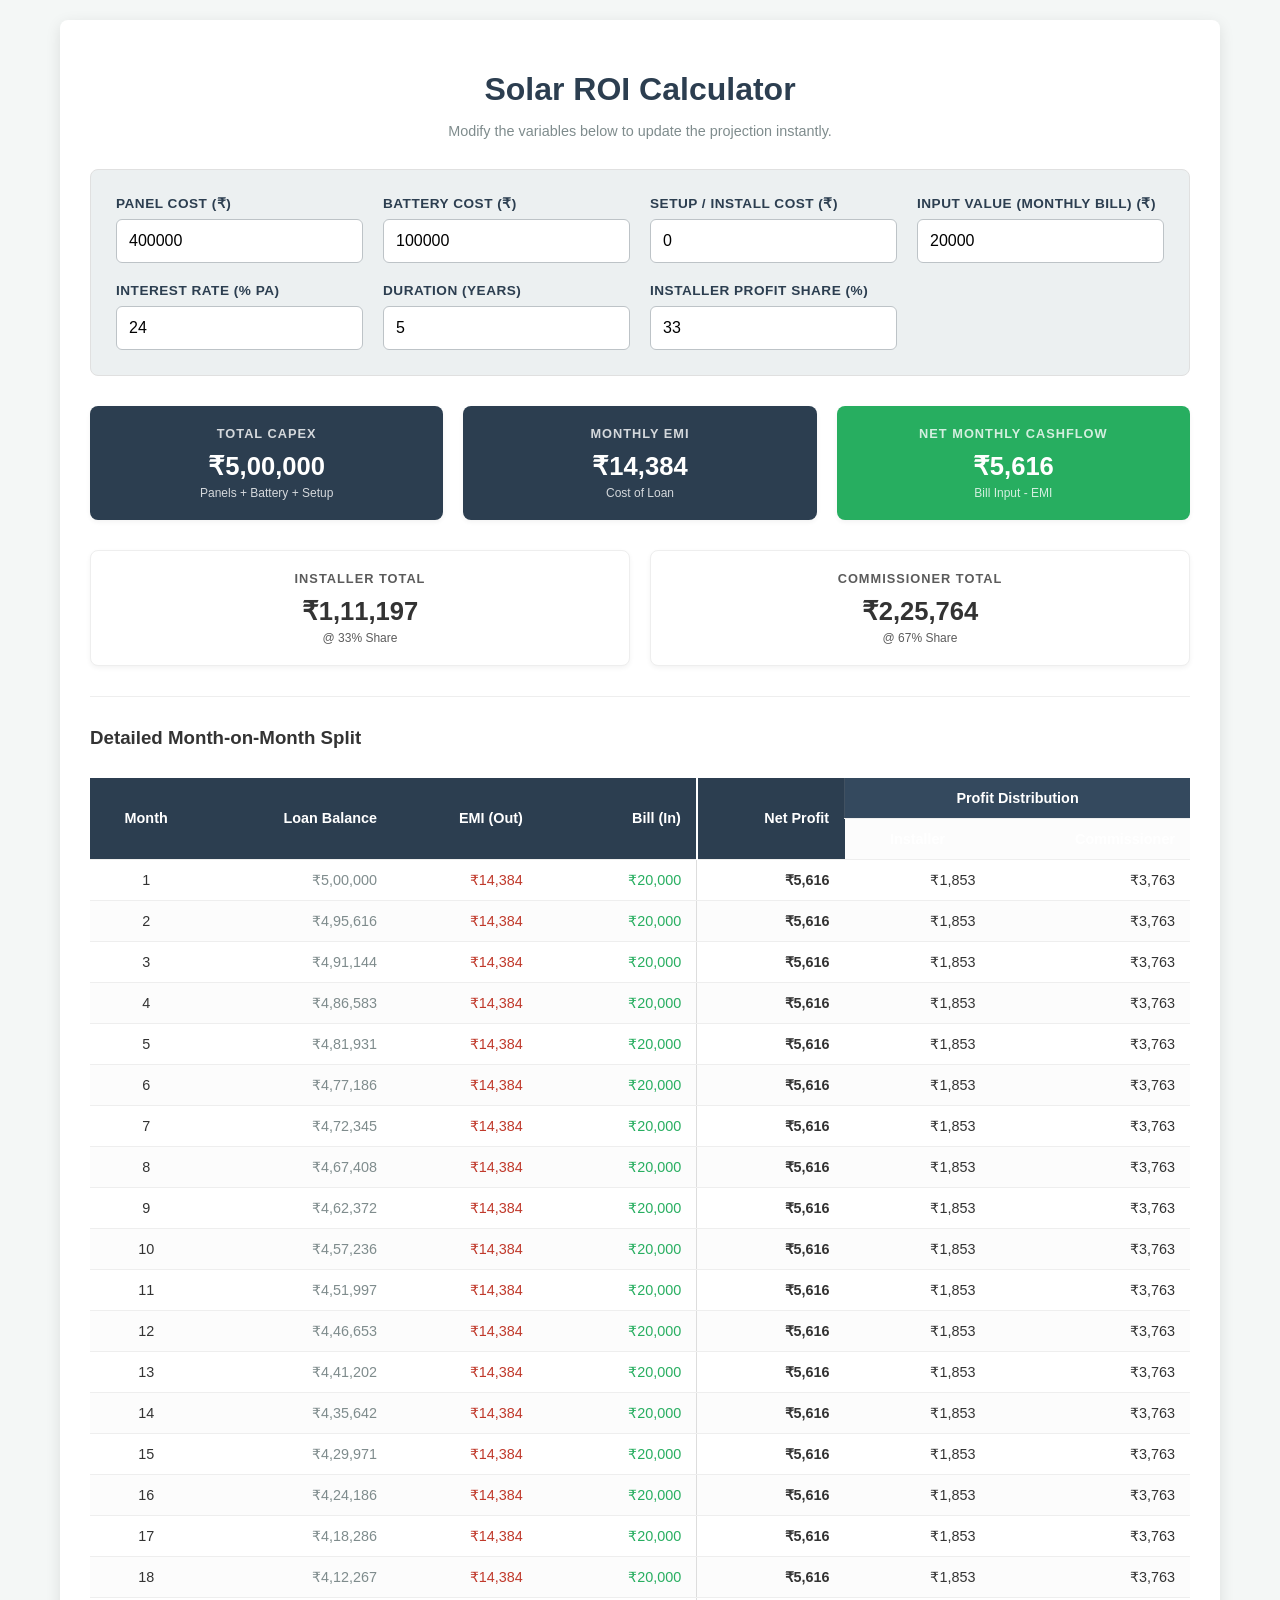
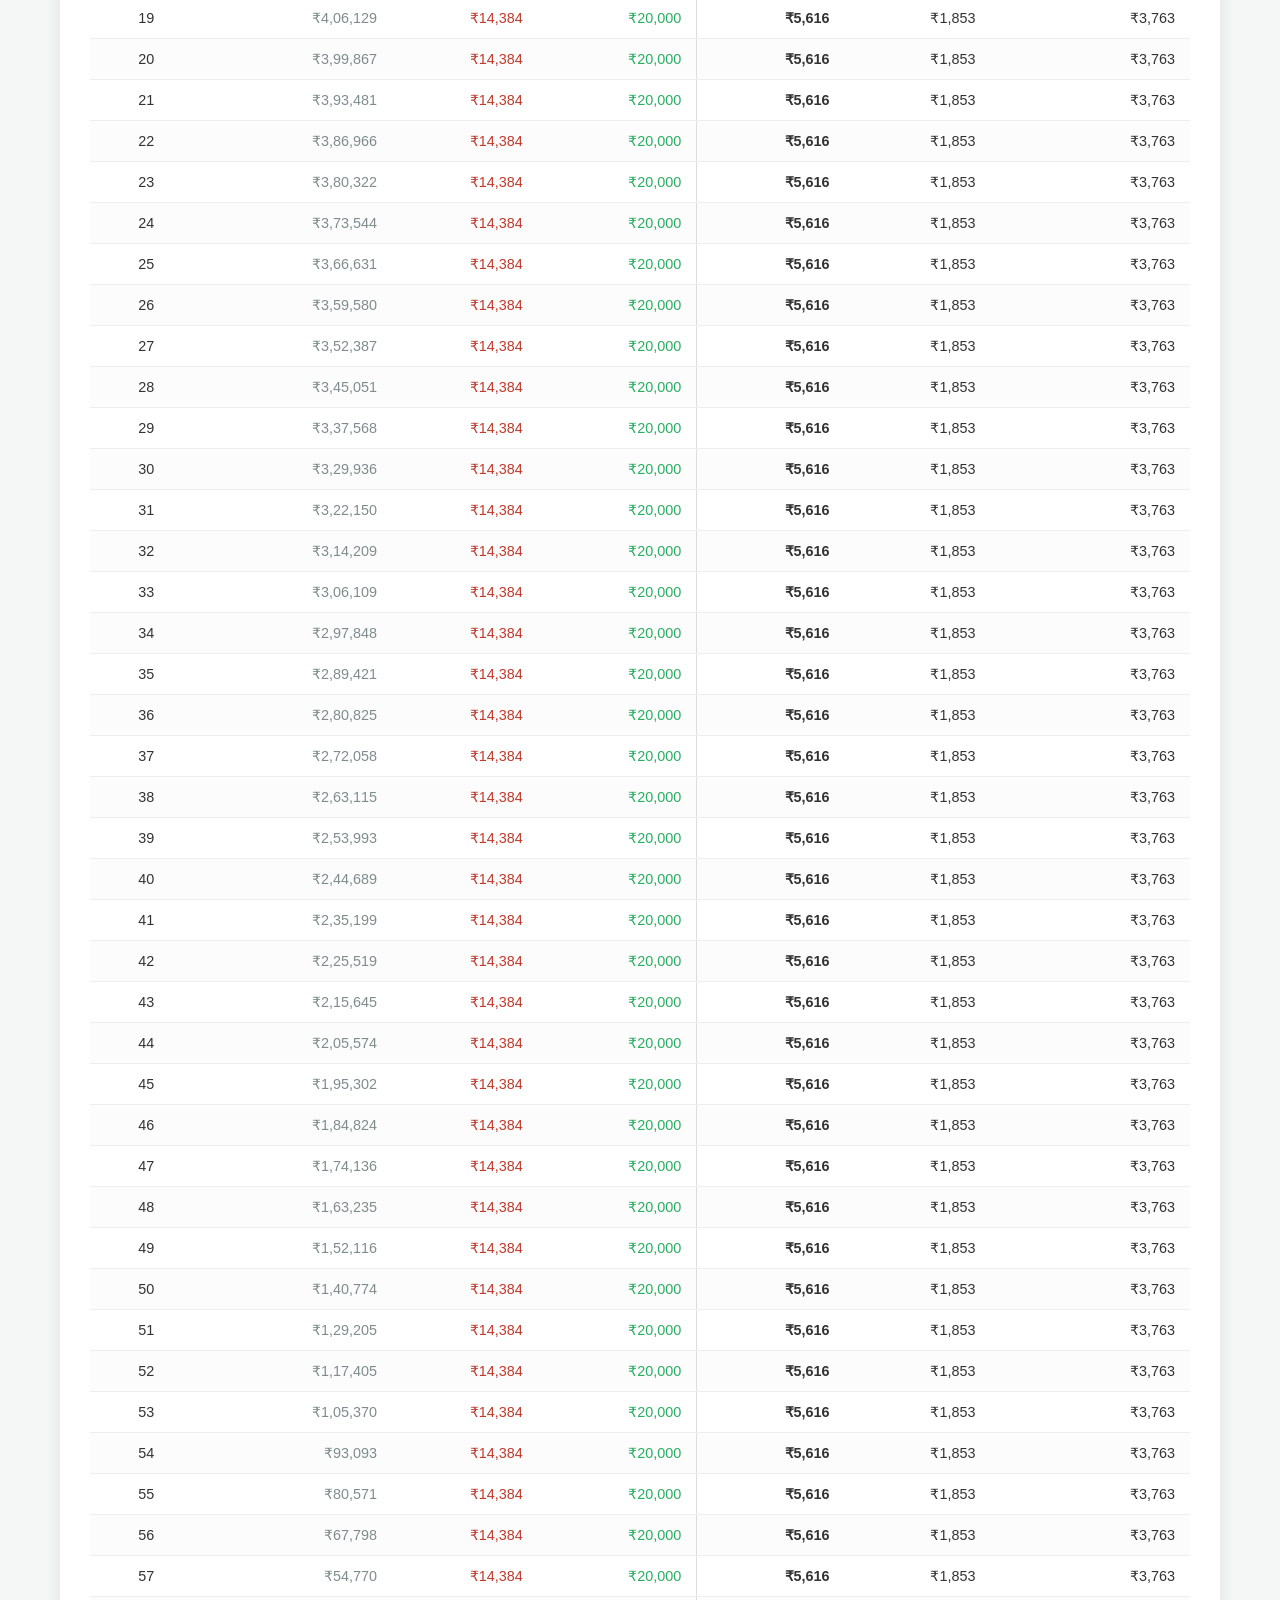
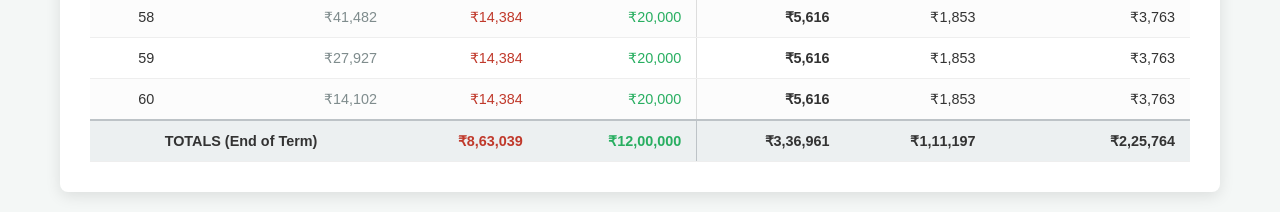
<file: Apolaki_returns_calculator/Apolaki_returns_calculator.html>
<!DOCTYPE html>
<html lang="en">
<head>
    <meta charset="UTF-8">
    <meta name="viewport" content="width=device-width, initial-scale=1.0">
    <title>Solar Project ROI Calculator</title>
    <style>
        :root {
            --primary: #2c3e50;
            --accent: #27ae60;
            --light: #ecf0f1;
            --border: #bdc3c7;
        }
        body {
            font-family: 'Segoe UI', Tahoma, Geneva, Verdana, sans-serif;
            background-color: #f4f7f6;
            color: #333;
            margin: 0;
            padding: 20px;
        }
        .container {
            max-width: 1100px;
            margin: 0 auto;
            background: white;
            padding: 30px;
            border-radius: 8px;
            box-shadow: 0 4px 15px rgba(0,0,0,0.1);
        }
        h1 {
            text-align: center;
            color: var(--primary);
            margin-bottom: 10px;
        }
        .subtitle {
            text-align: center;
            color: #7f8c8d;
            margin-bottom: 30px;
            font-size: 0.9em;
        }
        /* Grid for Inputs */
        .grid-inputs {
            display: grid;
            grid-template-columns: repeat(auto-fill, minmax(220px, 1fr));
            gap: 20px;
            padding: 25px;
            background-color: var(--light);
            border-radius: 8px;
            border: 1px solid #e0e0e0;
            margin-bottom: 30px;
        }
        .input-group {
            display: flex;
            flex-direction: column;
        }
        label {
            font-size: 0.85em;
            font-weight: bold;
            text-transform: uppercase;
            letter-spacing: 0.5px;
            margin-bottom: 8px;
            color: var(--primary);
        }
        input {
            padding: 12px;
            border: 1px solid var(--border);
            border-radius: 6px;
            font-size: 1em;
            transition: all 0.3s;
        }
        input:focus {
            outline: none;
            border-color: var(--accent);
            box-shadow: 0 0 0 3px rgba(39, 174, 96, 0.1);
        }
        
        /* Summary Cards */
        .summary-section {
            display: grid;
            grid-template-columns: repeat(auto-fit, minmax(200px, 1fr));
            gap: 20px;
            margin-bottom: 30px;
        }
        .card {
            background: white;
            border: 1px solid #eee;
            padding: 20px;
            border-radius: 8px;
            text-align: center;
            box-shadow: 0 2px 5px rgba(0,0,0,0.05);
        }
        .card.main-result {
            background: var(--primary);
            color: white;
            border: none;
        }
        .card.profit {
            background: var(--accent);
            color: white;
            border: none;
        }
        .card h3 {
            margin: 0;
            font-size: 0.8em;
            text-transform: uppercase;
            letter-spacing: 1px;
            opacity: 0.8;
        }
        .card .value {
            font-size: 1.6em;
            font-weight: bold;
            margin-top: 10px;
        }
        .card .subtext {
            font-size: 0.75em;
            margin-top: 5px;
            opacity: 0.8;
        }

        /* Table Styling */
        .table-container {
            overflow-x: auto;
        }
        table {
            width: 100%;
            border-collapse: collapse;
            font-size: 0.9em;
            margin-top: 10px;
            background: white;
        }
        thead {
            background-color: var(--primary);
            color: white;
        }
        th, td {
            padding: 12px 15px;
            text-align: right;
            border-bottom: 1px solid #eee;
        }
        th:first-child, td:first-child {
            text-align: center;
        }
        tr:nth-child(even) {
            background-color: #fcfcfc;
        }
        .split-header {
            background-color: #34495e;
            text-align: center;
            border-left: 1px solid rgba(255,255,255,0.1);
        }
        tfoot {
            font-weight: bold;
            background-color: #ecf0f1;
            border-top: 2px solid #bdc3c7;
        }
    </style>
</head>
<body>

<div class="container">
    <h1>Solar ROI Calculator</h1>
    <p class="subtitle">Modify the variables below to update the projection instantly.</p>

    <div class="grid-inputs">
        <div class="input-group">
            <label>Panel Cost (₹)</label>
            <input type="number" id="panelCost" value="400000" oninput="calculate()">
        </div>
        <div class="input-group">
            <label>Battery Cost (₹)</label>
            <input type="number" id="batteryCost" value="100000" oninput="calculate()">
        </div>
        <div class="input-group">
            <label>Setup / Install Cost (₹)</label>
            <input type="number" id="setupCost" value="0" placeholder="e.g. 50000" oninput="calculate()">
        </div>
        <div class="input-group">
            <label>Input Value (Monthly Bill) (₹)</label>
            <input type="number" id="inputValue" value="20000" oninput="calculate()">
        </div>
        <div class="input-group">
            <label>Interest Rate (% PA)</label>
            <input type="number" id="interestRate" value="24" step="0.1" oninput="calculate()">
        </div>
        <div class="input-group">
            <label>Duration (Years)</label>
            <input type="number" id="years" value="5" oninput="calculate()">
        </div>
        <div class="input-group">
            <label>Installer Profit Share (%)</label>
            <input type="number" id="installerShare" value="33" oninput="calculate()">
        </div>
    </div>

    <div class="summary-section">
        <div class="card main-result">
            <h3>Total CapEx</h3>
            <div class="value" id="dispTotalPrincipal">0</div>
            <div class="subtext">Panels + Battery + Setup</div>
        </div>
        <div class="card main-result">
            <h3>Monthly EMI</h3>
            <div class="value" id="dispEMI">0</div>
            <div class="subtext">Cost of Loan</div>
        </div>
        <div class="card profit">
            <h3>Net Monthly Cashflow</h3>
            <div class="value" id="dispNetMonthly">0</div>
            <div class="subtext">Bill Input - EMI</div>
        </div>
    </div>
    
    <div class="summary-section">
        <div class="card">
            <h3>Installer Total</h3>
            <div class="value" id="dispInstallerTotal">0</div>
            <div class="subtext" id="lblInstallerShare">Share %</div>
        </div>
        <div class="card">
            <h3>Commissioner Total</h3>
            <div class="value" id="dispCommTotal">0</div>
            <div class="subtext" id="lblCommShare">Share %</div>
        </div>
    </div>

    <hr style="border: 0; border-top: 1px solid #eee; margin: 30px 0;">

    <h3>Detailed Month-on-Month Split</h3>
    <div class="table-container">
        <table id="scheduleTable">
            <thead>
                <tr>
                    <th rowspan="2">Month</th>
                    <th rowspan="2">Loan Balance</th>
                    <th rowspan="2">EMI (Out)</th>
                    <th rowspan="2">Bill (In)</th>
                    <th rowspan="2" style="border-left: 2px solid white;">Net Profit</th>
                    <th colspan="2" class="split-header">Profit Distribution</th>
                </tr>
                <tr>
                    <th>Installer</th>
                    <th>Commissioner</th>
                </tr>
            </thead>
            <tbody>
                </tbody>
            <tfoot id="tableFooter">
                </tfoot>
        </table>
    </div>
</div>

<script>
    // Utility to format numbers as Currency (INR)
    function formatCurrency(num) {
        return new Intl.NumberFormat('en-IN', { style: 'currency', currency: 'INR', maximumFractionDigits: 0 }).format(num);
    }

    function calculate() {
        // --- 1. FETCH VARIABLES ---
        const panelCost = parseFloat(document.getElementById('panelCost').value) || 0;
        const batteryCost = parseFloat(document.getElementById('batteryCost').value) || 0;
        const setupCost = parseFloat(document.getElementById('setupCost').value) || 0;
        const inputValue = parseFloat(document.getElementById('inputValue').value) || 0; // Monthly Bill
        const annualRate = parseFloat(document.getElementById('interestRate').value) || 0;
        const years = parseFloat(document.getElementById('years').value) || 0;
        const installerSharePct = parseFloat(document.getElementById('installerShare').value) || 0;

        // --- 2. CALCULATE ---
        const totalPrincipal = panelCost + batteryCost + setupCost;
        const months = years * 12;
        const monthlyRate = (annualRate / 100) / 12;
        const commSharePct = 100 - installerSharePct;

        // Calculate EMI
        let emi = 0;
        if (totalPrincipal > 0) {
            if (monthlyRate > 0) {
                emi = (totalPrincipal * monthlyRate * Math.pow(1 + monthlyRate, months)) / (Math.pow(1 + monthlyRate, months) - 1);
            } else {
                emi = totalPrincipal / months;
            }
        }

        const monthlyNetProfit = inputValue - emi;
        const monthlyInstallerShare = monthlyNetProfit * (installerSharePct / 100);
        const monthlyCommShare = monthlyNetProfit * (commSharePct / 100);

        // --- 3. UPDATE UI CARDS ---
        document.getElementById('dispTotalPrincipal').innerText = formatCurrency(totalPrincipal);
        document.getElementById('dispEMI').innerText = formatCurrency(emi);
        document.getElementById('dispNetMonthly').innerText = formatCurrency(monthlyNetProfit);
        
        document.getElementById('dispInstallerTotal').innerText = formatCurrency(monthlyInstallerShare * months);
        document.getElementById('dispCommTotal').innerText = formatCurrency(monthlyCommShare * months);
        
        document.getElementById('lblInstallerShare').innerText = `@ ${installerSharePct}% Share`;
        document.getElementById('lblCommShare').innerText = `@ ${commSharePct}% Share`;

        // --- 4. GENERATE TABLE ---
        const tbody = document.querySelector('#scheduleTable tbody');
        const tfoot = document.getElementById('tableFooter');
        tbody.innerHTML = '';
        tfoot.innerHTML = '';

        let balance = totalPrincipal;
        let totalEMI = 0;
        let totalInput = 0;
        let totalNet = 0;
        let totalInst = 0;
        let totalComm = 0;

        for (let i = 1; i <= months; i++) {
            // Interest logic
            let interestPart = balance * monthlyRate;
            let principalPart = emi - interestPart;
            balance -= principalPart;
            if (balance < 0) balance = 0;

            // Totals
            totalEMI += emi;
            totalInput += inputValue;
            totalNet += monthlyNetProfit;
            totalInst += monthlyInstallerShare;
            totalComm += monthlyCommShare;

            // Create Row
            const tr = document.createElement('tr');
            tr.innerHTML = `
                <td>${i}</td>
                <td style="color:#7f8c8d">${formatCurrency(balance + principalPart)}</td>
                <td style="color:#c0392b">${formatCurrency(emi)}</td>
                <td style="color:#27ae60">${formatCurrency(inputValue)}</td>
                <td style="border-left: 1px solid #ddd; font-weight:bold;">${formatCurrency(monthlyNetProfit)}</td>
                <td>${formatCurrency(monthlyInstallerShare)}</td>
                <td>${formatCurrency(monthlyCommShare)}</td>
            `;
            tbody.appendChild(tr);
        }

        // Create Footer
        tfoot.innerHTML = `
            <tr>
                <td colspan="2">TOTALS (End of Term)</td>
                <td style="color:#c0392b">${formatCurrency(totalEMI)}</td>
                <td style="color:#27ae60">${formatCurrency(totalInput)}</td>
                <td style="border-left: 1px solid #bdc3c7;">${formatCurrency(totalNet)}</td>
                <td>${formatCurrency(totalInst)}</td>
                <td>${formatCurrency(totalComm)}</td>
            </tr>
        `;
    }

    // Initialize
    window.onload = calculate;
</script>

</body>
</html>
</file>
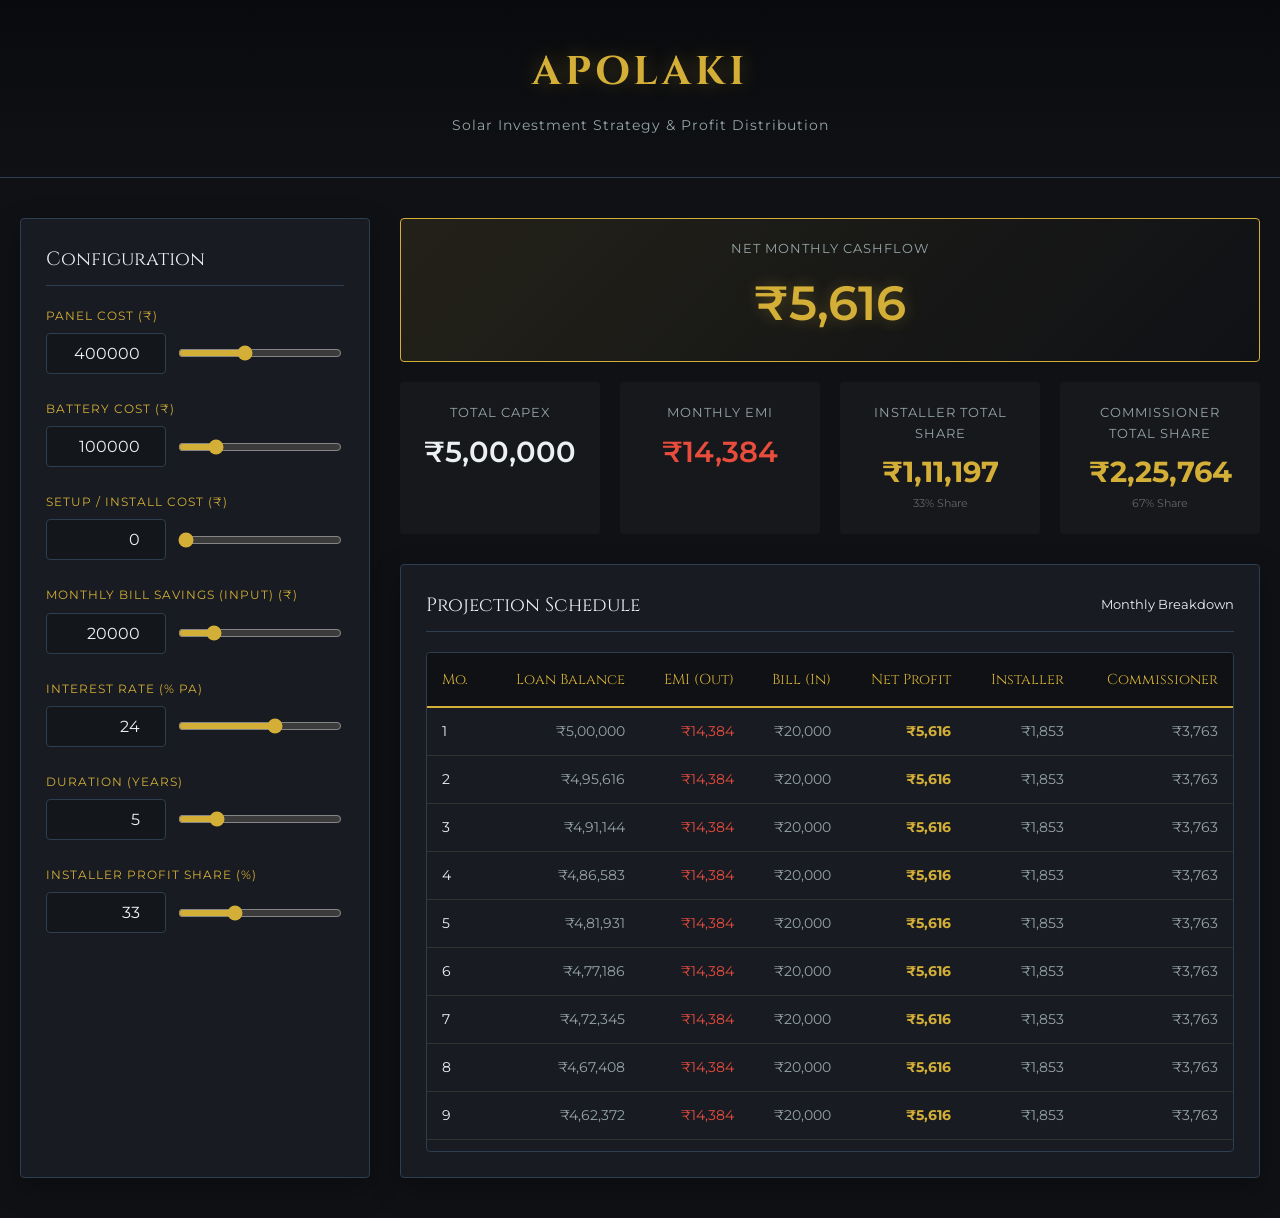
<file: Apolaki_returns_calculator/Apolaki_returns_calculator_2.0.html>
<!DOCTYPE html>
<html lang="en">
<head>
    <meta charset="UTF-8">
    <meta name="viewport" content="width=device-width, initial-scale=1.0">
    <title>Apolaki Solar Estimator</title>
    <link href="https://fonts.googleapis.com/css2?family=Cinzel:wght@400;700&family=Montserrat:wght@300;400;600&display=swap" rel="stylesheet">
    <style>
        :root {
            /* APOLAKI THEME PALETTE */
            --bg-dark: #0f1115;       /* Deep Obsidian */
            --bg-card: #181b21;       /* Lighter Charcoal */
            --text-main: #ecf0f1;     /* White/Grey */
            --text-muted: #95a5a6;    /* Muted Steel */
            --accent-gold: #d4af37;   /* Solar Gold */
            --accent-glow: rgba(212, 175, 55, 0.3);
            --danger: #e74c3c;        /* Red for debt/interest */
            --success: #27ae60;       /* Green for savings */
            --border: #2c3e50;
        }

        * { box-sizing: border-box; }

        body {
            font-family: 'Montserrat', sans-serif;
            background-color: var(--bg-dark);
            color: var(--text-main);
            margin: 0;
            padding: 0;
            line-height: 1.6;
        }

        /* HEADER */
        header {
            text-align: center;
            padding: 40px 20px;
            background: linear-gradient(180deg, rgba(0,0,0,0.4) 0%, var(--bg-dark) 100%);
            border-bottom: 1px solid var(--border);
        }

        h1 {
            font-family: 'Cinzel', serif;
            color: var(--accent-gold);
            font-size: 2.5rem;
            margin: 0;
            letter-spacing: 4px;
            text-transform: uppercase;
            text-shadow: 0 0 20px var(--accent-glow);
        }

        .subtitle {
            color: var(--text-muted);
            font-size: 0.9rem;
            letter-spacing: 1px;
            margin-top: 10px;
        }

        /* LAYOUT GRID */
        .dashboard {
            display: grid;
            grid-template-columns: 350px 1fr;
            gap: 30px;
            max-width: 1400px;
            margin: 40px auto;
            padding: 0 20px;
        }

        @media (max-width: 900px) {
            .dashboard { grid-template-columns: 1fr; }
        }

        /* CARDS */
        .card {
            background: var(--bg-card);
            border: 1px solid var(--border);
            border-radius: 4px; /* Sharp corners for strength */
            padding: 25px;
            position: relative;
            box-shadow: 0 10px 30px rgba(0,0,0,0.3);
        }

        .card-header {
            font-family: 'Cinzel', serif;
            color: var(--text-main);
            font-size: 1.2rem;
            margin-bottom: 20px;
            border-bottom: 1px solid var(--border);
            padding-bottom: 10px;
            display: flex;
            justify-content: space-between;
            align-items: center;
        }

        /* INPUT CONTROLS */
        .control-group {
            margin-bottom: 25px;
        }

        .control-group label {
            display: block;
            font-size: 0.75rem;
            text-transform: uppercase;
            letter-spacing: 1px;
            color: var(--accent-gold);
            margin-bottom: 8px;
        }

        .input-wrapper {
            display: flex;
            align-items: center;
            gap: 10px;
        }

        input[type="number"] {
            background: rgba(0,0,0,0.2);
            border: 1px solid var(--border);
            color: var(--text-main);
            padding: 10px;
            border-radius: 4px;
            font-family: 'Montserrat', sans-serif;
            width: 120px;
            text-align: right;
            font-size: 1rem;
        }

        input[type="number"]:focus {
            outline: none;
            border-color: var(--accent-gold);
            box-shadow: 0 0 10px var(--accent-glow);
        }

        input[type="range"] {
            flex-grow: 1;
            accent-color: var(--accent-gold);
            cursor: pointer;
        }

        /* RESULTS SECTION */
        .results-grid {
            display: grid;
            grid-template-columns: repeat(auto-fit, minmax(200px, 1fr));
            gap: 20px;
            margin-bottom: 30px;
        }

        .metric-box {
            background: rgba(255,255,255,0.03);
            padding: 20px;
            border-radius: 4px;
            text-align: center;
            transition: transform 0.2s;
            border: 1px solid transparent;
        }

        .metric-box:hover {
            transform: translateY(-5px);
            border-color: var(--accent-gold);
        }

        .metric-box.hero {
            grid-column: 1 / -1;
            background: linear-gradient(135deg, rgba(212, 175, 55, 0.1) 0%, rgba(0,0,0,0) 100%);
            border: 1px solid var(--accent-gold);
        }

        .metric-label {
            font-size: 0.8rem;
            text-transform: uppercase;
            letter-spacing: 1px;
            color: var(--text-muted);
            margin-bottom: 5px;
        }

        .metric-value {
            font-size: 1.8rem;
            font-weight: 600;
            color: var(--text-main);
        }

        .hero .metric-value {
            font-size: 3rem;
            color: var(--accent-gold);
            text-shadow: 0 0 15px var(--accent-glow);
        }

        /* TABLE */
        .table-wrapper {
            overflow-x: auto;
            max-height: 500px;
            overflow-y: auto;
            border: 1px solid var(--border);
            border-radius: 4px;
        }

        table {
            width: 100%;
            border-collapse: collapse;
            font-size: 0.9rem;
        }

        thead {
            position: sticky;
            top: 0;
            background: var(--bg-dark);
            z-index: 2;
        }

        th {
            font-family: 'Cinzel', serif;
            color: var(--accent-gold);
            text-align: right;
            padding: 15px;
            font-weight: normal;
            border-bottom: 2px solid var(--accent-gold);
        }
        
        th:first-child { text-align: left; }

        td {
            padding: 12px 15px;
            text-align: right;
            border-bottom: 1px solid #333;
            color: var(--text-muted);
        }
        
        td:first-child { text-align: left; color: var(--text-main); }

        tr:hover td {
            background-color: rgba(212, 175, 55, 0.05);
            color: var(--text-main);
        }

        /* UTILS */
        .val-positive { color: var(--success) !important; }
        .val-negative { color: var(--danger) !important; }
        .val-gold { color: var(--accent-gold) !important; font-weight: bold; }

        /* Custom Scrollbar */
        ::-webkit-scrollbar { width: 8px; height: 8px; }
        ::-webkit-scrollbar-track { background: var(--bg-dark); }
        ::-webkit-scrollbar-thumb { background: #444; border-radius: 4px; }
        ::-webkit-scrollbar-thumb:hover { background: var(--accent-gold); }

    </style>
</head>
<body>

<header>
    <h1>Apolaki</h1>
    <div class="subtitle">Solar Investment Strategy & Profit Distribution</div>
</header>

<div class="dashboard">
    <aside class="card">
        <div class="card-header">Configuration</div>
        
        <div class="control-group">
            <label>Panel Cost (₹)</label>
            <div class="input-wrapper">
                <input type="number" id="panelCost" value="400000" oninput="syncInputs('panelCost', 'rangePanel')">
                <input type="range" id="rangePanel" min="0" max="1000000" step="10000" value="400000" oninput="syncInputs('rangePanel', 'panelCost')">
            </div>
        </div>

        <div class="control-group">
            <label>Battery Cost (₹)</label>
            <div class="input-wrapper">
                <input type="number" id="batteryCost" value="100000" oninput="syncInputs('batteryCost', 'rangeBattery')">
                <input type="range" id="rangeBattery" min="0" max="500000" step="5000" value="100000" oninput="syncInputs('rangeBattery', 'batteryCost')">
            </div>
        </div>

        <div class="control-group">
            <label>Setup / Install Cost (₹)</label>
            <div class="input-wrapper">
                <input type="number" id="setupCost" value="0" oninput="syncInputs('setupCost', 'rangeSetup')">
                <input type="range" id="rangeSetup" min="0" max="200000" step="1000" value="0" oninput="syncInputs('rangeSetup', 'setupCost')">
            </div>
        </div>

        <div class="control-group">
            <label>Monthly Bill Savings (Input) (₹)</label>
            <div class="input-wrapper">
                <input type="number" id="inputValue" value="20000" oninput="syncInputs('inputValue', 'rangeInput')">
                <input type="range" id="rangeInput" min="1000" max="100000" step="500" value="20000" oninput="syncInputs('rangeInput', 'inputValue')">
            </div>
        </div>

        <div class="control-group">
            <label>Interest Rate (% PA)</label>
            <div class="input-wrapper">
                <input type="number" id="interestRate" value="24" step="0.1" oninput="syncInputs('interestRate', 'rangeInt')">
                <input type="range" id="rangeInt" min="0" max="40" step="0.5" value="24" oninput="syncInputs('rangeInt', 'interestRate')">
            </div>
        </div>

        <div class="control-group">
            <label>Duration (Years)</label>
            <div class="input-wrapper">
                <input type="number" id="years" value="5" oninput="syncInputs('years', 'rangeYears')">
                <input type="range" id="rangeYears" min="1" max="20" step="1" value="5" oninput="syncInputs('rangeYears', 'years')">
            </div>
        </div>

        <div class="control-group">
            <label>Installer Profit Share (%)</label>
            <div class="input-wrapper">
                <input type="number" id="installerShare" value="33" oninput="syncInputs('installerShare', 'rangeShare')">
                <input type="range" id="rangeShare" min="0" max="100" step="1" value="33" oninput="syncInputs('rangeShare', 'installerShare')">
            </div>
        </div>
    </aside>

    <main>
        <div class="results-grid">
            <div class="metric-box hero">
                <div class="metric-label">Net Monthly Cashflow</div>
                <div class="metric-value" id="dispNetMonthly">₹0</div>
            </div>
            
            <div class="metric-box">
                <div class="metric-label">Total CapEx</div>
                <div class="metric-value" id="dispTotalPrincipal">₹0</div>
            </div>

            <div class="metric-box">
                <div class="metric-label">Monthly EMI</div>
                <div class="metric-value val-negative" id="dispEMI">₹0</div>
            </div>

            <div class="metric-box">
                <div class="metric-label">Installer Total Share</div>
                <div class="metric-value val-gold" id="dispInstallerTotal">₹0</div>
                <div style="font-size:0.7em; color: #666;" id="lblInstallerShare">33%</div>
            </div>

            <div class="metric-box">
                <div class="metric-label">Commissioner Total Share</div>
                <div class="metric-value val-gold" id="dispCommTotal">₹0</div>
                <div style="font-size:0.7em; color: #666;" id="lblCommShare">67%</div>
            </div>
        </div>

        <div class="card">
            <div class="card-header">
                <span>Projection Schedule</span>
                <span style="font-size: 0.8rem; font-family: 'Montserrat'">Monthly Breakdown</span>
            </div>
            <div class="table-wrapper">
                <table id="scheduleTable">
                    <thead>
                        <tr>
                            <th>Mo.</th>
                            <th>Loan Balance</th>
                            <th>EMI (Out)</th>
                            <th>Bill (In)</th>
                            <th>Net Profit</th>
                            <th>Installer</th>
                            <th>Commissioner</th>
                        </tr>
                    </thead>
                    <tbody>
                        </tbody>
                </table>
            </div>
        </div>
    </main>
</div>

<script>
    // --- UTILS ---
    const formatCurrency = (num) => {
        return new Intl.NumberFormat('en-IN', { 
            style: 'currency', 
            currency: 'INR', 
            maximumFractionDigits: 0 
        }).format(num);
    };

    // Sync Slider and Number Input
    const syncInputs = (sourceId, targetId) => {
        document.getElementById(targetId).value = document.getElementById(sourceId).value;
        calculate();
    };

    // --- MAIN CALCULATION ---
    function calculate() {
        // 1. Get Values
        const panelCost = parseFloat(document.getElementById('panelCost').value) || 0;
        const batteryCost = parseFloat(document.getElementById('batteryCost').value) || 0;
        const setupCost = parseFloat(document.getElementById('setupCost').value) || 0;
        const inputValue = parseFloat(document.getElementById('inputValue').value) || 0;
        const annualRate = parseFloat(document.getElementById('interestRate').value) || 0;
        const years = parseFloat(document.getElementById('years').value) || 0;
        const installerSharePct = parseFloat(document.getElementById('installerShare').value) || 0;

        // 2. Logic
        const totalPrincipal = panelCost + batteryCost + setupCost;
        const months = years * 12;
        const monthlyRate = (annualRate / 100) / 12;
        const commSharePct = 100 - installerSharePct;

        let emi = 0;
        if (totalPrincipal > 0) {
            if (monthlyRate > 0) {
                emi = (totalPrincipal * monthlyRate * Math.pow(1 + monthlyRate, months)) / (Math.pow(1 + monthlyRate, months) - 1);
            } else {
                emi = totalPrincipal / months;
            }
        }

        const monthlyNetProfit = inputValue - emi;
        const monthlyInstallerShare = monthlyNetProfit * (installerSharePct / 100);
        const monthlyCommShare = monthlyNetProfit * (commSharePct / 100);

        // 3. Update Metrics
        document.getElementById('dispTotalPrincipal').innerText = formatCurrency(totalPrincipal);
        document.getElementById('dispEMI').innerText = formatCurrency(emi);
        document.getElementById('dispNetMonthly').innerText = formatCurrency(monthlyNetProfit);
        
        // Color coding for Net Monthly
        const netDisplay = document.getElementById('dispNetMonthly');
        if(monthlyNetProfit >= 0) {
            netDisplay.style.color = 'var(--accent-gold)';
            netDisplay.style.textShadow = '0 0 15px var(--accent-glow)';
        } else {
            netDisplay.style.color = 'var(--danger)';
            netDisplay.style.textShadow = 'none';
        }

        document.getElementById('dispInstallerTotal').innerText = formatCurrency(monthlyInstallerShare * months);
        document.getElementById('dispCommTotal').innerText = formatCurrency(monthlyCommShare * months);
        
        document.getElementById('lblInstallerShare').innerText = `${installerSharePct}% Share`;
        document.getElementById('lblCommShare').innerText = `${commSharePct}% Share`;

        // 4. Update Table
        const tbody = document.querySelector('#scheduleTable tbody');
        tbody.innerHTML = '';

        let balance = totalPrincipal;
        
        for (let i = 1; i <= months; i++) {
            let interestPart = balance * monthlyRate;
            let principalPart = emi - interestPart;
            balance -= principalPart;
            if (balance < 0) balance = 0;

            const tr = document.createElement('tr');
            tr.innerHTML = `
                <td>${i}</td>
                <td>${formatCurrency(balance + principalPart)}</td>
                <td class="val-negative">${formatCurrency(emi)}</td>
                <td class="val-success">${formatCurrency(inputValue)}</td>
                <td class="${monthlyNetProfit >= 0 ? 'val-gold' : 'val-negative'}">${formatCurrency(monthlyNetProfit)}</td>
                <td>${formatCurrency(monthlyInstallerShare)}</td>
                <td>${formatCurrency(monthlyCommShare)}</td>
            `;
            tbody.appendChild(tr);
        }
    }

    // Init
    window.onload = calculate;
</script>

</body>
</html>
</file>
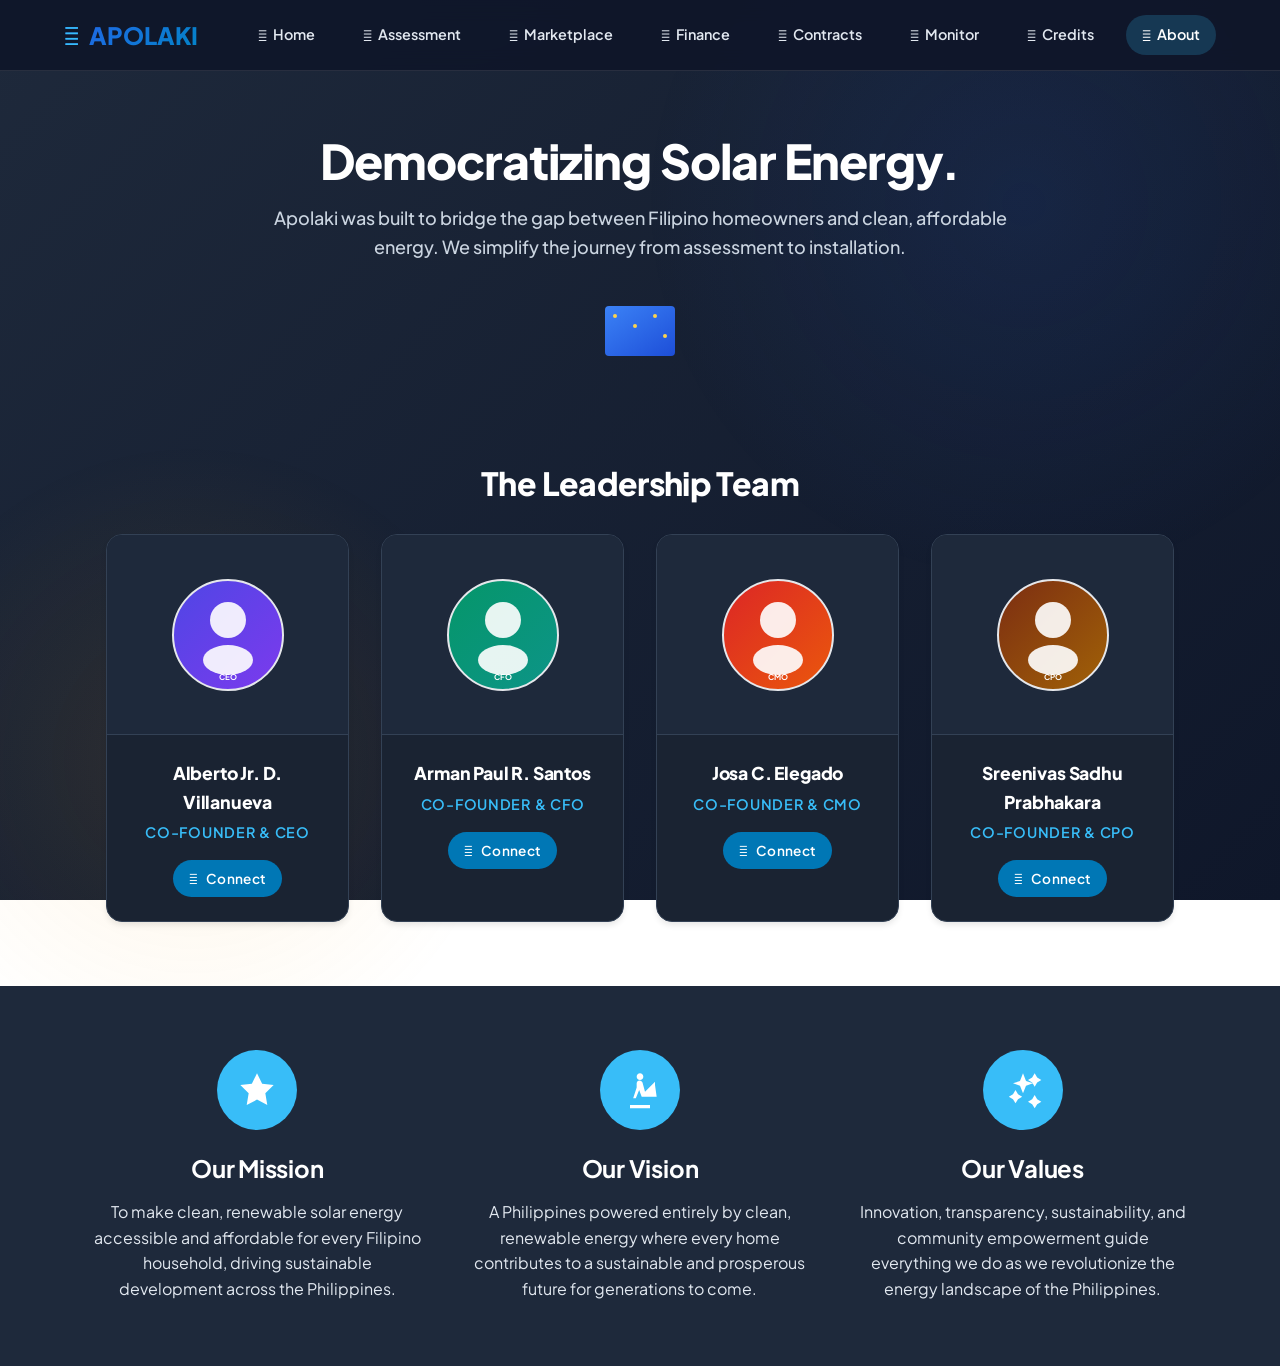
<file: Apolaki_returns_calculator/netlify/pages/about.html>
<!DOCTYPE html>
<html lang="en">
<head>
    <meta charset="UTF-8">
    <meta name="viewport" content="width=device-width, initial-scale=1.0">
    <meta name="description" content="Meet the team behind Apolaki - The leaders democratizing solar energy for Filipino homeowners.">
    <meta name="theme-color" content="#0f172a">
    <title>About Us | Apolaki</title>
    <link rel="preconnect" href="https://fonts.googleapis.com">
    <link rel="preconnect" href="https://fonts.gstatic.com" crossorigin>
    <link href="https://fonts.googleapis.com/css2?family=Plus+Jakarta+Sans:wght@300;400;500;600;700;800;900&family=Inter:wght@300;400;500;600;700;800;900&display=swap" rel="stylesheet">
    <link rel="stylesheet" href="../css/main.css">
    <link rel="stylesheet" href="../css/style.css">
    <link rel="stylesheet" href="https://cdnjs.cloudflare.com/ajax/libs/font-awesome/6.4.0/css/all.min.css">
    <style>
        /* Enhanced Font Visibility */
        * {
            font-family: 'Plus Jakarta Sans', 'Inter', 'Segoe UI', 'Helvetica Neue', -apple-system, BlinkMacSystemFont, system-ui, sans-serif !important;
        }
        
        /* HIGH CONTRAST TEXT OVERRIDES */
        body {
            color: #ffffff !important;
            background: linear-gradient(135deg, #1e293b 0%, #0f172a 100%) !important;
            background-attachment: fixed !important;
        }
        
        h1, h2, h3, h4, h5, h6 {
            color: #ffffff !important;
            font-weight: 700 !important;
        }
        
        p {
            color: #e2e8f0 !important;
        }
        
        .about-hero { 
            text-align: center; 
            padding: 4rem 1rem; 
            max-width: 800px; 
            margin: 0 auto; 
        }
        
        .about-hero h1 {
            font-weight: 800 !important;
            font-size: 3rem !important;
            color: #ffffff !important;
            margin-bottom: 1rem;
            line-height: 1.1;
            letter-spacing: -0.02em;
        }
        
        .subtitle {
            font-weight: 500 !important;
            font-size: 1.125rem !important;
            color: #cbd5e1 !important;
            line-height: 1.6;
        }
        .team-grid { 
            display: grid; 
            grid-template-columns: repeat(auto-fit, minmax(240px, 1fr)); 
            gap: 2rem; 
            max-width: 1100px; 
            margin: 0 auto 4rem auto; 
            padding: 0 1rem; 
        }
        .founder-card { 
            background: var(--bg-card); 
            border-radius: 16px; 
            overflow: hidden; 
            box-shadow: var(--shadow-md); 
            border: 1px solid var(--border); 
            transition: var(--transition); 
            text-align: center; 
        }
        .founder-card:hover { 
            transform: translateY(-5px); 
            box-shadow: var(--shadow-xl); 
            border-color: var(--primary);
        }
        .founder-img-box { 
            height: 200px; 
            background: var(--bg-darker); 
            display: flex; 
            align-items: center; 
            justify-content: center; 
            color: var(--text-muted); 
            border-bottom: 1px solid var(--border);
            position: relative;
            overflow: hidden;
        }
        .founder-img-box svg {
            transition: transform 0.3s ease;
        }
        .founder-card:hover .founder-img-box svg {
            transform: scale(1.1);
        }
        .founder-info { 
            padding: 1.5rem; 
        }
        .founder-name { 
            font-weight: 800 !important; 
            font-size: 1.1rem !important; 
            color: #ffffff !important; 
            margin-bottom: 5px;
            letter-spacing: -0.01em;
        }
        .founder-role { 
            color: #38bdf8 !important; 
            font-size: 0.9rem !important; 
            margin-bottom: 1rem; 
            font-weight: 600 !important;
            text-transform: uppercase;
            letter-spacing: 0.05em;
        }
        .linkedin-btn { 
            display: inline-flex; 
            align-items: center; 
            gap: 8px; 
            padding: 8px 16px; 
            border-radius: 20px; 
            background: #0077B5; 
            color: white !important; 
            text-decoration: none; 
            font-size: 0.85rem !important; 
            font-weight: 600 !important; 
            transition: var(--transition); 
            letter-spacing: 0.025em;
        }
        .linkedin-btn:hover { 
            background: #005582; 
        }
        .privacy-section { 
            background: var(--bg-darker); 
            color: var(--text-secondary); 
            padding: 4rem 1rem; 
            margin-top: auto; 
            border-top: 1px solid var(--border);
        }
        .privacy-container { 
            max-width: 900px; 
            margin: 0 auto; 
        }
        .privacy-card { 
            background: rgba(255,255,255,0.05); 
            border: 1px solid rgba(255,255,255,0.1); 
            padding: 2rem; 
            border-radius: 12px; 
            margin-top: 2rem; 
        }
        .privacy-title { 
            color: #38bdf8 !important; 
            font-weight: 700 !important; 
            margin-bottom: 0.5rem; 
            font-size: 1.125rem !important;
            letter-spacing: -0.01em;
        }
        
        /* Header and Navigation Font Improvements */
        .brand {
            font-weight: 900 !important;
            font-size: 1.5rem !important;
            color: #38bdf8 !important;
        }
        
        .nav-pill {
            font-weight: 600 !important;
            font-size: 0.9rem !important;
            color: #e2e8f0 !important;
        }
        
        .nav-pill:hover, .nav-pill.active {
            color: #ffffff !important;
            background: rgba(56, 189, 248, 0.2) !important;
        }
        
        /* Section Headers */
        h2 {
            font-weight: 800 !important;
            font-size: 2rem !important;
            color: #ffffff !important;
            letter-spacing: -0.02em;
            margin-bottom: 2rem;
        }
        
        h3 {
            font-weight: 700 !important;
            font-size: 1.5rem !important;
            color: #ffffff !important;
            letter-spacing: -0.01em;
        }
        
        p {
            font-weight: 400 !important;
            line-height: 1.6 !important;
            color: #e2e8f0 !important;
        }
    </style>
</head>
<body>

    <header class="app-header" role="banner">
        <div class="header-inner">
            <a href="../index.html" class="brand" aria-label="Apolaki Home">
                <i class="fa-solid fa-sun fa-spin-pulse" style="--fa-animation-duration: 3s;" aria-hidden="true"></i> APOLAKI
            </a>
            <nav class="nav-pills" aria-label="Main Navigation">
                <a href="../index.html" class="nav-pill"><i class="fa-solid fa-house" aria-hidden="true"></i> Home</a>
                <a href="assessment.html" class="nav-pill"><i class="fa-solid fa-map" aria-hidden="true"></i> Assessment</a>
                <a href="marketplace.html" class="nav-pill"><i class="fa-solid fa-shop" aria-hidden="true"></i> Marketplace</a>
                <a href="finance.html" class="nav-pill"><i class="fa-solid fa-money-bill" aria-hidden="true"></i> Finance</a>
                <a href="contracts.html" class="nav-pill"><i class="fa-solid fa-file-contract" aria-hidden="true"></i> Contracts</a>
                <a href="monitor.html" class="nav-pill"><i class="fa-solid fa-chart-line" aria-hidden="true"></i> Monitor</a>
                <a href="credits.html" class="nav-pill"><i class="fa-solid fa-leaf" aria-hidden="true"></i> Credits</a>
                <a href="about.html" class="nav-pill active" aria-current="page"><i class="fa-solid fa-users" aria-hidden="true"></i> About</a>
            </nav>
        </div>
    </header>

    <main role="main">
        <div class="about-hero">
            <h1 style="font-size:3rem; margin-bottom:1rem; color: var(--text-primary);">Democratizing Solar Energy.</h1>
            <p class="subtitle" style="color: var(--text-secondary);">Apolaki was built to bridge the gap between Filipino homeowners and clean, affordable energy. We simplify the journey from assessment to installation.</p>
            
            <!-- Decorative solar panel SVG -->
            <div style="margin: 2rem 0;">
                <svg width="80" height="60" viewBox="0 0 80 60" xmlns="http://www.w3.org/2000/svg">
                    <defs>
                        <linearGradient id="solarGradient" x1="0%" y1="0%" x2="100%" y2="100%">
                            <stop offset="0%" style="stop-color:#3B82F6;stop-opacity:1" />
                            <stop offset="100%" style="stop-color:#1D4ED8;stop-opacity:1" />
                        </linearGradient>
                    </defs>
                    <rect x="5" y="5" width="70" height="50" fill="url(#solarGradient)" rx="4"/>
                    <grid>
                        <line x1="25" y1="5" x2="25" y2="55" stroke="#FFFFFF" stroke-width="1" opacity="0.3"/>
                        <line x1="40" y1="5" x2="40" y2="55" stroke="#FFFFFF" stroke-width="1" opacity="0.3"/>
                        <line x1="55" y1="5" x2="55" y2="55" stroke="#FFFFFF" stroke-width="1" opacity="0.3"/>
                        <line x1="5" y1="20" x2="75" y2="20" stroke="#FFFFFF" stroke-width="1" opacity="0.3"/>
                        <line x1="5" y1="35" x2="75" y2="35" stroke="#FFFFFF" stroke-width="1" opacity="0.3"/>
                    </grid>
                    <circle cx="15" cy="15" r="2" fill="#FCD34D"/>
                    <circle cx="35" cy="25" r="2" fill="#FCD34D"/>
                    <circle cx="55" cy="15" r="2" fill="#FCD34D"/>
                    <circle cx="65" cy="35" r="2" fill="#FCD34D"/>
                </svg>
            </div>
        </div>

        <h2 style="text-align:center; margin-bottom:2rem; color: var(--text-primary);">The Leadership Team</h2>
        <div class="team-grid">
            <div class="founder-card">
                <div class="founder-img-box">
                    <svg width="120" height="120" viewBox="0 0 120 120" xmlns="http://www.w3.org/2000/svg">
                        <defs>
                            <linearGradient id="gradient1" x1="0%" y1="0%" x2="100%" y2="100%">
                                <stop offset="0%" style="stop-color:#4F46E5;stop-opacity:1" />
                                <stop offset="100%" style="stop-color:#7C3AED;stop-opacity:1" />
                            </linearGradient>
                        </defs>
                        <circle cx="60" cy="60" r="55" fill="url(#gradient1)" stroke="#E5E7EB" stroke-width="2"/>
                        <circle cx="60" cy="45" r="18" fill="#FFFFFF" opacity="0.9"/>
                        <ellipse cx="60" cy="85" rx="25" ry="15" fill="#FFFFFF" opacity="0.9"/>
                        <text x="60" y="105" text-anchor="middle" fill="#FFFFFF" font-size="8" font-weight="bold">CEO</text>
                    </svg>
                </div>
                <div class="founder-info">
                    <div class="founder-name">Alberto Jr. D. Villanueva</div>
                    <div class="founder-role">Co-Founder & CEO</div>
                    <a href="#" class="linkedin-btn"><i class="fa-brands fa-linkedin"></i> Connect</a>
                </div>
            </div>
            <div class="founder-card">
                <div class="founder-img-box">
                    <svg width="120" height="120" viewBox="0 0 120 120" xmlns="http://www.w3.org/2000/svg">
                        <defs>
                            <linearGradient id="gradient2" x1="0%" y1="0%" x2="100%" y2="100%">
                                <stop offset="0%" style="stop-color:#059669;stop-opacity:1" />
                                <stop offset="100%" style="stop-color:#0D9488;stop-opacity:1" />
                            </linearGradient>
                        </defs>
                        <circle cx="60" cy="60" r="55" fill="url(#gradient2)" stroke="#E5E7EB" stroke-width="2"/>
                        <circle cx="60" cy="45" r="18" fill="#FFFFFF" opacity="0.9"/>
                        <ellipse cx="60" cy="85" rx="25" ry="15" fill="#FFFFFF" opacity="0.9"/>
                        <text x="60" y="105" text-anchor="middle" fill="#FFFFFF" font-size="8" font-weight="bold">CFO</text>
                    </svg>
                </div>
                <div class="founder-info">
                    <div class="founder-name">Arman Paul R. Santos</div>
                    <div class="founder-role">Co-Founder & CFO</div>
                    <a href="#" class="linkedin-btn"><i class="fa-brands fa-linkedin"></i> Connect</a>
                </div>
            </div>
            <div class="founder-card">
                <div class="founder-img-box">
                    <svg width="120" height="120" viewBox="0 0 120 120" xmlns="http://www.w3.org/2000/svg">
                        <defs>
                            <linearGradient id="gradient3" x1="0%" y1="0%" x2="100%" y2="100%">
                                <stop offset="0%" style="stop-color:#DC2626;stop-opacity:1" />
                                <stop offset="100%" style="stop-color:#EA580C;stop-opacity:1" />
                            </linearGradient>
                        </defs>
                        <circle cx="60" cy="60" r="55" fill="url(#gradient3)" stroke="#E5E7EB" stroke-width="2"/>
                        <circle cx="60" cy="45" r="18" fill="#FFFFFF" opacity="0.9"/>
                        <ellipse cx="60" cy="85" rx="25" ry="15" fill="#FFFFFF" opacity="0.9"/>
                        <text x="60" y="105" text-anchor="middle" fill="#FFFFFF" font-size="8" font-weight="bold">CMO</text>
                    </svg>
                </div>
                <div class="founder-info">
                    <div class="founder-name">Josa C. Elegado</div>
                    <div class="founder-role">Co-Founder & CMO</div>
                    <a href="#" class="linkedin-btn"><i class="fa-brands fa-linkedin"></i> Connect</a>
                </div>
            </div>
            <div class="founder-card">
                <div class="founder-img-box">
                    <svg width="120" height="120" viewBox="0 0 120 120" xmlns="http://www.w3.org/2000/svg">
                        <defs>
                            <linearGradient id="gradient4" x1="0%" y1="0%" x2="100%" y2="100%">
                                <stop offset="0%" style="stop-color:#7C2D12;stop-opacity:1" />
                                <stop offset="100%" style="stop-color:#A16207;stop-opacity:1" />
                            </linearGradient>
                        </defs>
                        <circle cx="60" cy="60" r="55" fill="url(#gradient4)" stroke="#E5E7EB" stroke-width="2"/>
                        <circle cx="60" cy="45" r="18" fill="#FFFFFF" opacity="0.9"/>
                        <ellipse cx="60" cy="85" rx="25" ry="15" fill="#FFFFFF" opacity="0.9"/>
                        <text x="60" y="105" text-anchor="middle" fill="#FFFFFF" font-size="8" font-weight="bold">CPO</text>
                    </svg>
                </div>
                <div class="founder-info">
                    <div class="founder-name">Sreenivas Sadhu Prabhakara</div>
                    <div class="founder-role">Co-Founder & CPO</div>
                    <a href="#" class="linkedin-btn"><i class="fa-brands fa-linkedin"></i> Connect</a>
                </div>
            </div>
        </div>

        <!-- Mission & Vision Section -->
        <section style="background: var(--bg-darker); padding: 4rem 1rem; margin-top: 3rem;">
            <div style="max-width: 1100px; margin: 0 auto; display: grid; grid-template-columns: repeat(auto-fit, minmax(300px, 1fr)); gap: 3rem;">
                <div style="text-align: center;">
                    <div style="width: 80px; height: 80px; background: var(--primary); border-radius: 50%; display: flex; align-items: center; justify-content: center; margin: 0 auto 1.5rem;">
                        <svg width="40" height="40" viewBox="0 0 24 24" fill="none" xmlns="http://www.w3.org/2000/svg">
                            <path d="M12 2L15.09 8.26L22 9L17 14L18.18 21L12 17.77L5.82 21L7 14L2 9L8.91 8.26L12 2Z" fill="white"/>
                        </svg>
                    </div>
                    <h3 style="color: var(--text-primary); font-size: 1.5rem; margin-bottom: 1rem;">Our Mission</h3>
                    <p style="color: var(--text-secondary); line-height: 1.6;">To make clean, renewable solar energy accessible and affordable for every Filipino household, driving sustainable development across the Philippines.</p>
                </div>
                
                <div style="text-align: center;">
                    <div style="width: 80px; height: 80px; background: var(--primary); border-radius: 50%; display: flex; align-items: center; justify-content: center; margin: 0 auto 1.5rem;">
                        <svg width="40" height="40" viewBox="0 0 24 24" fill="none" xmlns="http://www.w3.org/2000/svg">
                            <path d="M12 2C13.1 2 14 2.9 14 4C14 5.1 13.1 6 12 6C10.9 6 10 5.1 10 4C10 2.9 10.9 2 12 2ZM21 9V7L15 13L13.5 7.5C13.1 6.8 12.4 6.3 11.7 6.3C10.8 6.3 10 7.1 10 8V10.5L7.91 17H9.5L11.5 12L13 16H22L21 9ZM18 23H6V21H18V23Z" fill="white"/>
                        </svg>
                    </div>
                    <h3 style="color: var(--text-primary); font-size: 1.5rem; margin-bottom: 1rem;">Our Vision</h3>
                    <p style="color: var(--text-secondary); line-height: 1.6;">A Philippines powered entirely by clean, renewable energy where every home contributes to a sustainable and prosperous future for generations to come.</p>
                </div>
                
                <div style="text-align: center;">
                    <div style="width: 80px; height: 80px; background: var(--primary); border-radius: 50%; display: flex; align-items: center; justify-content: center; margin: 0 auto 1.5rem;">
                        <svg width="40" height="40" viewBox="0 0 24 24" fill="none" xmlns="http://www.w3.org/2000/svg">
                            <path d="M12 2L13.81 6.62L18 8L13.81 9.38L12 14L10.19 9.38L6 8L10.19 6.62L12 2ZM19 15L20.5 17.5L23 19L20.5 20.5L19 23L17.5 20.5L15 19L17.5 17.5L19 15ZM19 2L20.5 4.5L23 6L20.5 7.5L19 10L17.5 7.5L15 6L17.5 4.5L19 2ZM7.5 12L9 14.5L11.5 16L9 17.5L7.5 20L6 17.5L3.5 16L6 14.5L7.5 12Z" fill="white"/>
                        </svg>
                    </div>
                    <h3 style="color: var(--text-primary); font-size: 1.5rem; margin-bottom: 1rem;">Our Values</h3>
                    <p style="color: var(--text-secondary); line-height: 1.6;">Innovation, transparency, sustainability, and community empowerment guide everything we do as we revolutionize the energy landscape of the Philippines.</p>
                </div>
            </div>
        </section>
    </main>

</body>
</html>
</file>
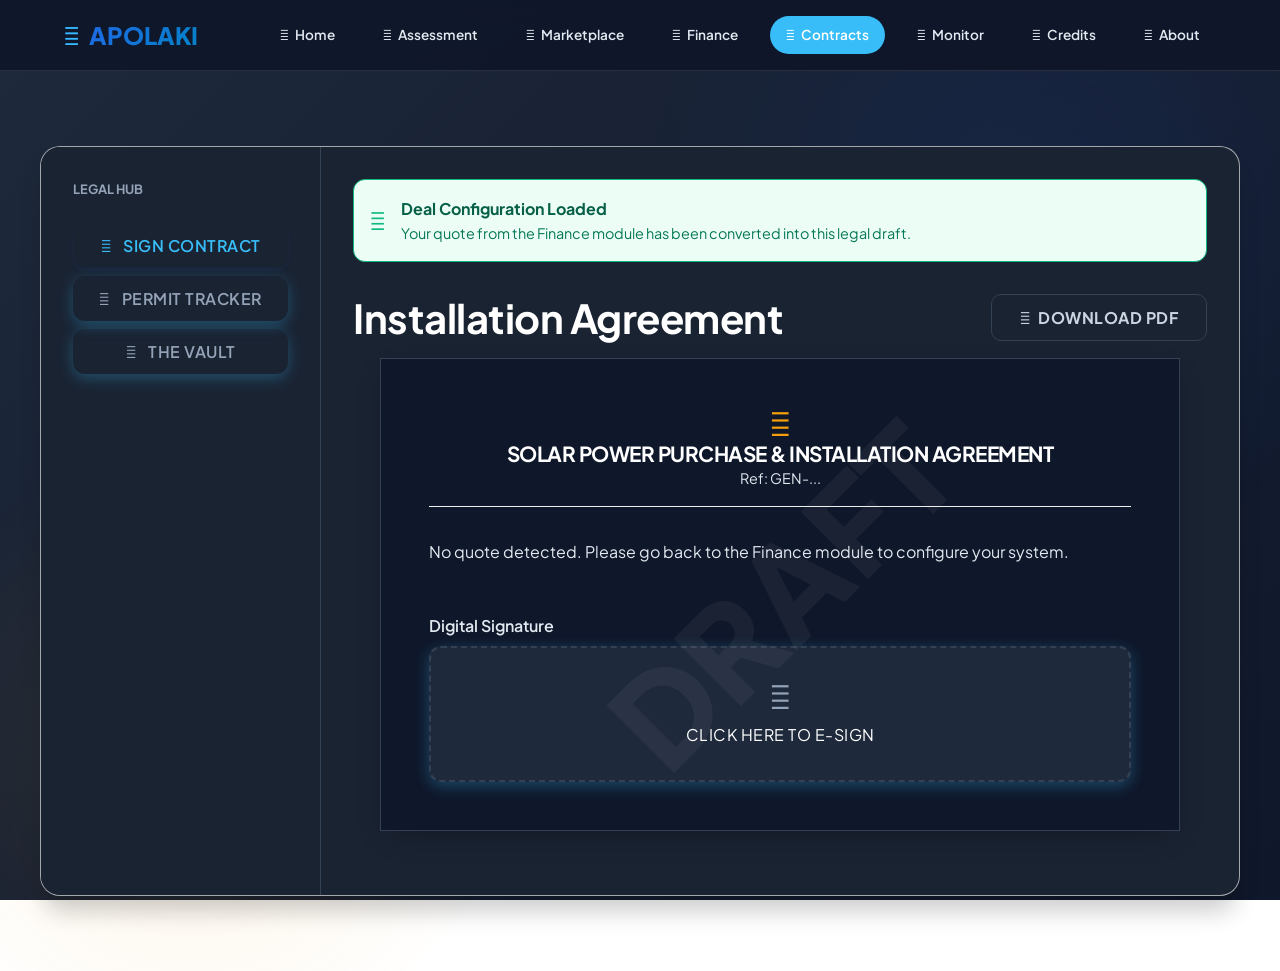
<file: Apolaki_returns_calculator/netlify/pages/contracts.html>
<!DOCTYPE html>
<html lang="en">
<head>
    <meta charset="UTF-8">
    <meta name="viewport" content="width=device-width, initial-scale=1.0">
    <title>Contracts | Apolaki</title>
    
    <link rel="preconnect" href="https://fonts.googleapis.com">
    <link rel="preconnect" href="https://fonts.gstatic.com" crossorigin>
    <link href="https://fonts.googleapis.com/css2?family=Plus+Jakarta+Sans:wght@300;400;500;600;700;800;900&family=Inter:wght@300;400;500;600;700;800;900&display=swap" rel="stylesheet">
    <link rel="stylesheet" href="../css/main.css">
    <link rel="stylesheet" href="../css/style.css">
    <link rel="stylesheet" href="https://cdnjs.cloudflare.com/ajax/libs/font-awesome/6.4.0/css/all.min.css">

    <style>
        /* Enhanced Font Visibility */
        * {
            font-family: 'Plus Jakarta Sans', 'Inter', 'Segoe UI', 'Helvetica Neue', -apple-system, BlinkMacSystemFont, system-ui, sans-serif !important;
        }
        
        /* HIGH CONTRAST TEXT OVERRIDES */
        body {
            color: #ffffff !important;
        }
        
        h1, h2, h3, h4, h5, h6 {
            color: #ffffff !important;
            font-weight: 700 !important;
        }
        
        p, span, label {
            color: #e2e8f0 !important;
        }
        
        .subtitle {
            color: #cbd5e1 !important;
        }
        
        /* --- CONTRACTS SPECIFIC STYLES --- */
        .app-card { max-width: 1200px; flex-direction: row; background: var(--bg-card); }
        
        .doc-sidebar {
            flex: 0 0 280px;
            background: var(--bg-card);
            border-right: 1px solid var(--border-color);
            padding: 2rem;
            display: flex; flex-direction: column; gap: 0.5rem;
        }

        .doc-nav-item {
            padding: 12px 16px; border-radius: 12px;
            color: var(--text-muted); cursor: pointer;
            font-weight: 600; display: flex; align-items: center; gap: 12px;
            transition: 0.2s;
            background: none; border: none; width: 100%; text-align: left; font-size: inherit;
        }
        .doc-nav-item.active {
            background: var(--bg-body); color: var(--color-primary);
            box-shadow: 0 2px 4px rgba(37,99,235,0.1);
        }

        /* DOC PREVIEW AREA */
        .doc-stage { flex: 1; padding: 2rem; overflow-y: auto; }

        .contract-paper {
            background: var(--bg-body);
            border: 1px solid var(--border-color);
            padding: 3rem;
            box-shadow: 0 10px 30px -10px rgba(0,0,0,0.3);
            max-width: 800px;
            margin: 0 auto 2rem auto;
            position: relative;
        }
        .contract-paper::before {
            content: 'DRAFT';
            position: absolute;
            top: 50%; left: 50%;
            transform: translate(-50%, -50%) rotate(-45deg);
            font-size: 8rem; color: rgba(255,255,255,0.05); /* Adjusted for dark mode */
            font-weight: 800; pointer-events: none;
        }

        /* PERMIT TIMELINE */
        .permit-track { display: flex; flex-direction: column; gap: 0; }
        .permit-step {
            display: flex; gap: 1.5rem;
            padding-bottom: 2rem;
            position: relative;
        }
        .permit-step::before {
            content: ''; position: absolute; left: 19px; top: 40px; bottom: 0;
            width: 2px; background: var(--border-color);
        }
        .permit-step:last-child::before { display: none; }
        
        .step-icon {
            width: 40px; height: 40px;
            background: var(--bg-card); border: 2px solid var(--border-color);
            border-radius: 50%;
            display: flex; align-items: center; justify-content: center;
            z-index: 2; color: var(--text-muted);
        }
        .permit-step.completed .step-icon {
            background: #10B981; border-color: #10B981; color: white;
        }
        .permit-step.active .step-icon {
            border-color: var(--color-primary); color: var(--color-primary);
            box-shadow: 0 0 0 4px rgba(37,99,235,0.2);
        }

        /* SIGNATURE BOX */
        .sig-box {
            border: 2px dashed var(--border-color);
            background: var(--bg-input);
            padding: 2rem;
            text-align: center;
            border-radius: 12px;
            cursor: pointer;
            transition: 0.3s;
            color: var(--text-main);
            width: 100%;
            font-size: 1rem;
            font-family: inherit;
        }
        .sig-box:hover, .sig-box:focus { 
            border-color: var(--color-primary); 
            background: var(--bg-body); 
            outline: none;
        }

        @media (max-width: 900px) {
            .app-card { flex-direction: column; }
            .doc-sidebar { flex-direction: row; overflow-x: auto; flex: none; }
            .contract-paper { padding: 1.5rem; }
        }
    </style>
</head>
<body>

    <header class="app-header">
        <div class="header-inner">
            <a href="../index.html" class="brand" aria-label="Apolaki Home">
                <i class="fa-solid fa-sun fa-spin-pulse" style="--fa-animation-duration: 3s; color: var(--color-primary);"></i> APOLAKI
            </a>
            <nav class="nav-pills" aria-label="Main Navigation">
                <a href="../index.html" class="nav-pill"><i class="fa-solid fa-house" aria-hidden="true"></i> Home</a>
                <a href="assessment.html" class="nav-pill"><i class="fa-solid fa-map" aria-hidden="true"></i> Assessment</a>
                <a href="marketplace.html" class="nav-pill"><i class="fa-solid fa-shop" aria-hidden="true"></i> Marketplace</a>
                <a href="finance.html" class="nav-pill"><i class="fa-solid fa-money-bill" aria-hidden="true"></i> Finance</a>
                <a href="contracts.html" class="nav-pill active" aria-current="page"><i class="fa-solid fa-file-contract" aria-hidden="true"></i> Contracts</a>
                <a href="monitor.html" class="nav-pill"><i class="fa-solid fa-chart-line" aria-hidden="true"></i> Monitor</a>
                <a href="credits.html" class="nav-pill"><i class="fa-solid fa-leaf" aria-hidden="true"></i> Credits</a>
                <a href="about.html" class="nav-pill"><i class="fa-solid fa-users" aria-hidden="true"></i> About</a>
            </nav>
        </div>
    </header>

    <main class="main-stage">
        <div class="app-card">
            
            <aside class="doc-sidebar">
                <div style="font-size:0.8rem; color:var(--text-muted); font-weight:700; text-transform:uppercase; margin-bottom:1rem;">
                    Legal Hub
                </div>
                <button class="doc-nav-item active" onclick="showSection('sign')" style="background: none; border: none; width: 100%; text-align: left; font-size: inherit;">
                    <i class="fa-solid fa-file-signature"></i> Sign Contract
                </button>
                <button class="doc-nav-item" onclick="showSection('permits')" style="background: none; border: none; width: 100%; text-align: left; font-size: inherit;">
                    <i class="fa-solid fa-stamp"></i> Permit Tracker
                </button>
                <button class="doc-nav-item" onclick="showSection('vault')" style="background: none; border: none; width: 100%; text-align: left; font-size: inherit;">
                    <i class="fa-solid fa-folder-open"></i> The Vault
                </button>
            </aside>

            <section id="sec-sign" class="doc-stage">
                <div style="background:#ECFDF5; border:1px solid #10B981; padding:1rem; border-radius:12px; margin-bottom:2rem; display:flex; align-items:center; gap:1rem;">
                    <i class="fa-solid fa-circle-check" style="color:#10B981; font-size:1.5rem;"></i>
                    <div>
                        <strong style="color:#065F46;">Deal Configuration Loaded</strong>
                        <div style="font-size:0.9rem; color:#047857;">Your quote from the Finance module has been converted into this legal draft.</div>
                    </div>
                </div>

                <div style="display:flex; justify-content:space-between; align-items:center; margin-bottom:1rem;">
                    <h1>Installation Agreement</h1>
                    <button class="btn btn-ghost"><i class="fa-solid fa-download"></i> Download PDF</button>
                </div>

                <div class="contract-paper">
                    <div style="text-align:center; margin-bottom:2rem; border-bottom:1px solid #eee; padding-bottom:1rem;">
                        <i class="fa-solid fa-sun fa-2x" style="color:#F59E0B"></i>
                        <h3>SOLAR POWER PURCHASE & INSTALLATION AGREEMENT</h3>
                        <p style="color:#64748B; font-size:0.9rem;" id="contractRef">Ref: GEN-...</p>
                    </div>
                    
                    <div id="contractBody" style="line-height: 1.8; color:#334155;">
                        <p>Loading contract details...</p>
                    </div>
                    
                    <div style="margin-top:3rem;">
                        <span id="lblDigitalSignature" style="display: block; margin-bottom: 0.5rem; color: var(--text-muted); font-weight: 600;">Digital Signature</span>
                        <button class="sig-box" id="sigPad" onclick="signContract()" style="width: 100%; font: inherit; color: inherit; display: block;" aria-labelledby="lblDigitalSignature">
                            <i class="fa-solid fa-pen-nib fa-2x" style="color:var(--text-muted); margin-bottom:10px;" aria-hidden="true"></i>
                            <div>Click here to E-Sign</div>
                        </button>
                    </div>
                </div>
            </section>

            <section id="sec-permits" class="doc-stage" style="display:none;">
                <h1>Permit Status</h1>
                <p class="subtitle">Real-time tracking of government compliance.</p>
                <div class="permit-track">
                    <div class="permit-step completed">
                        <div class="step-icon"><i class="fa-solid fa-check"></i></div>
                        <div><strong>Barangay Clearance</strong><div style="color:#64748B; font-size:0.9rem;">Approved: Oct 10, 2025</div></div>
                    </div>
                    <div class="permit-step active">
                        <div class="step-icon"><i class="fa-solid fa-helmet-safety"></i></div>
                        <div><strong>Building Permit (LGU)</strong><div style="color:#F59E0B; font-size:0.9rem;">In Progress</div></div>
                    </div>
                </div>
            </section>

            <section id="sec-vault" class="doc-stage" style="display:none;">
                <h1>The Vault</h1>
                <p class="subtitle">Secure storage for documentation.</p>
                <div style="display:grid; grid-template-columns: repeat(auto-fill, minmax(200px, 1fr)); gap:1rem;">
                    <div style="background:white; border:1px solid #E2E8F0; padding:1.5rem; border-radius:12px; text-align:center;">
                        <i class="fa-solid fa-file-pdf fa-3x" style="color:#EF4444;"></i>
                        <div style="font-weight:700; margin-top:10px;">Draft_Agreement.pdf</div>
                        <button class="btn btn-ghost" style="width:100%; margin-top:10px;">View</button>
                    </div>
                </div>
            </section>

        </div>
    </main>

    <script>
        // --- 1. TAB NAVIGATION ---
        function showSection(id) {
            document.querySelectorAll('.doc-stage').forEach(el => el.style.display = 'none');
            document.getElementById('sec-' + id).style.display = 'block';
            document.querySelectorAll('.doc-nav-item').forEach(el => el.classList.remove('active'));
            // Check if event exists (it might be called manually)
            if (event && event.currentTarget) {
                event.currentTarget.classList.add('active');
            } else {
                 // Fallback for manual calls, though less robust without ID
                 // For now, simpler is okay as this is mostly UI
            }
        }

        // --- 2. DYNAMIC CONTRACT GENERATION ---
        window.onload = function() {
            // Retrieve data from Finance Module
            const savedDeal = localStorage.getItem('apolaki_deal');
            
            if(savedDeal) {
                const deal = JSON.parse(savedDeal);
                
                // Construct the dynamic text
                const refNum = "APOLAKI-" + new Date().getFullYear() + "-" + Math.floor(Math.random() * 10000);
                document.getElementById('contractRef').innerText = "Ref: " + refNum;

                // Battery Text Logic
                let batteryText = "Grid-Tied System (No Battery)";
                if(deal.battery) batteryText = "Hybrid System with 5kWh Lithium-Ion Battery Storage";

                // Payment Text Logic
                let paymentText = "Full Cash Payment of ₱" + deal.total.toLocaleString();
                if(deal.payment === 'loan') paymentText = "Bank Financing (20% Downpayment: ₱" + (deal.total*0.2).toLocaleString() + ")";

                // Inject HTML
                const htmlContent = `
                    <p><strong>1. PARTIES:</strong> This agreement is made between <strong>Juan Dela Cruz</strong> (Client) and <strong>Apolaki Accredited Installer</strong> (Provider).</p>
                    
                    <p><strong>2. SCOPE OF WORK:</strong><br>
                    The Provider agrees to install a <strong>${deal.size} kWp</strong> Solar PV System.<br>
                    System Configuration: <strong>${batteryText}</strong>.<br>
                    Location: [Makati City, Metro Manila].</p>

                    <p><strong>3. FINANCIAL TERMS:</strong><br>
                    Total Contract Price: <strong>₱ ${deal.total.toLocaleString()}</strong>.<br>
                    Payment Method: <strong>${paymentText}</strong>.<br>
                    <em>Price includes hardware, installation labor, and local permitting fees.</em></p>

                    <p><strong>4. WARRANTY:</strong><br>
                    - PV Panels: 25 Years Linear Performance Warranty<br>
                    - Inverter: 10 Years Manufacturer Warranty<br>
                    - Workmanship: 2 Years Service Warranty</p>
                `;

                document.getElementById('contractBody').innerHTML = htmlContent;

            } else {
                // Fallback if they skipped Finance
                document.getElementById('contractBody').innerHTML = "<p style='color:red'>No quote detected. Please go back to the Finance module to configure your system.</p>";
            }
        }

        // --- 3. SIGNATURE INTERACTION ---
        function signContract() {
            const pad = document.getElementById('sigPad');
            pad.style.background = 'rgba(16, 185, 129, 0.2)';
            pad.style.borderColor = '#10B981';
            pad.style.color = '#10B981';
            pad.innerHTML = `
                <i class='fa-solid fa-file-contract fa-2x' style='margin-bottom:10px;' aria-hidden="true"></i>
                <div style='font-weight:bold;'>Signed Digitally by Juan Dela Cruz</div>
                <small>Timestamp: ${new Date().toLocaleString()}</small>
            `;
            
            // Optional: Alert next step
            setTimeout(() => {
                alert("Contract Signed! Proceeding to Permit Tracker.");
                // Update UI to show permit tracker
                const permitTab = document.querySelectorAll('.doc-nav-item')[1];
                if(permitTab) {
                    permitTab.click();
                    permitTab.focus();
                }
            }, 1000);
        }
    </script>
</body>
</html>
</file>
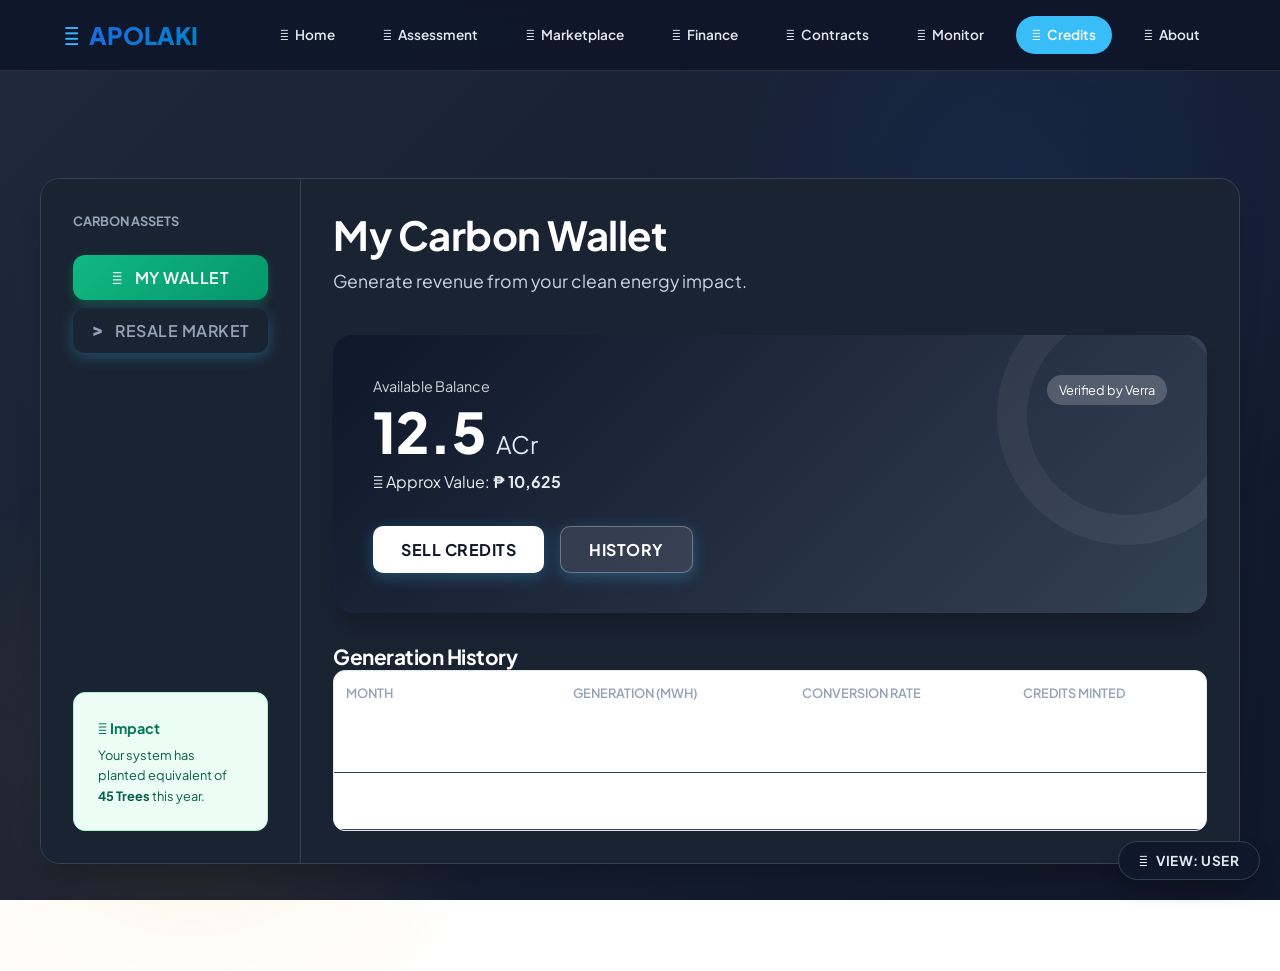
<file: Apolaki_returns_calculator/netlify/pages/credits.html>
<!DOCTYPE html>
<html lang="en">
<head>
    <meta charset="UTF-8">
    <meta name="viewport" content="width=device-width, initial-scale=1.0">
    <title>Credits | Apolaki</title>
    
    <link rel="preconnect" href="https://fonts.googleapis.com">
    <link rel="preconnect" href="https://fonts.gstatic.com" crossorigin>
    <link href="https://fonts.googleapis.com/css2?family=Plus+Jakarta+Sans:wght@300;400;500;600;700;800;900&family=Inter:wght@300;400;500;600;700;800;900&display=swap" rel="stylesheet">
    <link rel="stylesheet" href="../css/main.css">
    <link rel="stylesheet" href="../css/style.css">
    <link rel="stylesheet" href="https://cdnjs.cloudflare.com/ajax/libs/font-awesome/6.4.0/css/all.min.css">

    <style>
        /* Enhanced Font Visibility */
        * {
            font-family: 'Plus Jakarta Sans', 'Inter', 'Segoe UI', 'Helvetica Neue', -apple-system, BlinkMacSystemFont, system-ui, sans-serif !important;
        }
        
        /* HIGH CONTRAST TEXT OVERRIDES */
        body {
            color: #ffffff !important;
        }
        
        h1, h2, h3, h4, h5, h6 {
            color: #ffffff !important;
            font-weight: 700 !important;
        }
        
        p, span, label {
            color: #e2e8f0 !important;
        }
        
        .subtitle {
            color: #cbd5e1 !important;
        }
        
        /* --- CARBON MODULE STYLES --- */
        
        /* Layout Structure (Sidebar + Content) */
        .app-card {
            max-width: 1200px;
            flex-direction: row;
            background: var(--bg-card);
            border: 1px solid var(--border-color);
        }

        .dash-sidebar {
            flex: 0 0 260px;
            background: var(--bg-card);
            border-right: 1px solid var(--border-color);
            padding: 2rem;
            display: flex;
            flex-direction: column;
            gap: 0.5rem;
        }

        .dash-nav-item {
            padding: 12px 16px;
            border-radius: 12px;
            color: var(--text-muted);
            cursor: pointer;
            font-weight: 600;
            display: flex;
            align-items: center;
            gap: 12px;
            transition: 0.2s;
            background: transparent;
            border: none;
            width: 100%;
            text-align: left;
            font-family: inherit;
            font-size: 1rem;
        }
        .dash-nav-item:hover, .dash-nav-item:focus { 
            background: rgba(16, 185, 129, 0.1); 
            color: #10B981; 
            outline: none;
        } /* Green hover for Carbon */
        .dash-nav-item.active {
            background: linear-gradient(135deg, #10B981 0%, #059669 100%); /* Green Gradient */
            color: white;
            box-shadow: 0 4px 10px rgba(16, 185, 129, 0.3);
        }

        .dash-content {
            flex: 1;
            padding: 2rem;
            overflow-y: auto;
            display: none;
            animation: fadeIn 0.4s ease-out;
            color: var(--text-main);
        }
        .dash-content.active { display: block; }
        
        .dash-content h2, .dash-content h3 {
            color: var(--text-main);
        }

        /* TOKEN CARD (The Wallet) */
        .token-card {
            background: linear-gradient(135deg, #0F172A 0%, #334155 100%);
            color: white;
            border-radius: 20px;
            padding: 2.5rem;
            position: relative;
            overflow: hidden;
            box-shadow: 0 20px 25px -5px rgba(0, 0, 0, 0.2);
            margin-bottom: 2rem;
        }
        
        /* Decorative rings on card */
        .token-card::after {
            content: '';
            position: absolute;
            top: -50px; right: -50px;
            width: 200px; height: 200px;
            border: 30px solid rgba(255,255,255,0.05);
            border-radius: 50%;
        }

        /* MARKET GRAPH UI */
        .market-graph-box {
            background: var(--bg-card);
            border: 1px solid var(--border-color);
            border-radius: 16px;
            padding: 1.5rem;
            height: 300px;
            position: relative;
            display: flex;
            align-items: flex-end;
            gap: 5px;
            margin-bottom: 2rem;
        }
        .graph-bar {
            flex: 1;
            background: rgba(16, 185, 129, 0.2);
            border-radius: 4px 4px 0 0;
            transition: height 1s;
            position: relative;
        }
        .graph-bar:hover { background: #10B981; }
        .graph-bar::before {
            content: attr(data-val);
            position: absolute;
            top: -20px; left: 50%; transform: translateX(-50%);
            font-size: 0.7rem; color: #10B981;
            opacity: 0; transition: 0.2s;
        }
        .graph-bar:hover::before { opacity: 1; }

        /* ORDER BOOK (Table) */
        .order-table {
            width: 100%;
            border-collapse: collapse;
            font-size: 0.95rem;
            color: var(--text-main);
        }
        .order-table th { 
            text-align: left; 
            padding: 12px; 
            color: var(--text-muted); 
            font-weight: 600; 
            font-size: 0.8rem; 
            text-transform: uppercase; 
        }
        .order-table td { 
            padding: 16px 12px; 
            border-bottom: 1px solid var(--border-color); 
        }
        .order-table tr:hover td { background: var(--bg-body); }
        
        .status-badge {
            padding: 4px 12px;
            border-radius: 20px;
            font-size: 0.75rem;
            font-weight: 700;
        }
        .st-sell { background: rgba(251, 191, 36, 0.2); color: #fbbf24; border: 1px solid #fbbf24; }
        .st-sold { background: rgba(74, 222, 128, 0.2); color: #4ade80; border: 1px solid #4ade80; }

        /* ADMIN METRICS */
        .admin-grid {
            display: grid;
            grid-template-columns: repeat(3, 1fr);
            gap: 1.5rem;
            margin-bottom: 2rem;
        }
        .metric-box {
            background: var(--bg-card);
            padding: 1.5rem;
            border-radius: 12px;
            border: 1px solid var(--border-color);
            color: var(--text-main);
        }
        .metric-box h4 {
            color: var(--text-muted);
            margin-bottom: 0.5rem;
        }
        .metric-box p {
            font-size: 1.5rem;
            font-weight: 700;
            color: var(--text-highlight);
        }

        /* Admin Toggle Badge */
        .persona-badge {
            position: fixed; bottom: 20px; right: 20px;
            background: #0F172A; color: white;
            padding: 10px 20px; border-radius: 30px;
            cursor: pointer; z-index: 999;
            box-shadow: 0 10px 20px rgba(0,0,0,0.2);
            display: flex; align-items: center; gap: 8px;
            font-size: 0.85rem;
            border: 1px solid var(--border-color);
        }
        .persona-badge.admin { background: #F59E0B; color: black; }

        @media (max-width: 900px) {
            .app-card { flex-direction: column; }
            .dash-sidebar { flex-direction: row; overflow-x: auto; padding: 1rem; flex: none; }
            .admin-grid { grid-template-columns: 1fr; }
        }
    </style>
</head>
<body>

    <header class="app-header" role="banner">
        <div class="header-inner">
            <a href="../index.html" class="brand" aria-label="Apolaki Home">
                <i class="fa-solid fa-sun fa-spin-pulse" style="--fa-animation-duration: 3s;" aria-hidden="true"></i> APOLAKI
            </a>
            <nav class="nav-pills" aria-label="Main Navigation">
                <a href="../index.html" class="nav-pill"><i class="fa-solid fa-house" aria-hidden="true"></i> Home</a>
                <a href="assessment.html" class="nav-pill"><i class="fa-solid fa-map" aria-hidden="true"></i> Assessment</a>
                <a href="marketplace.html" class="nav-pill"><i class="fa-solid fa-shop" aria-hidden="true"></i> Marketplace</a>
                <a href="finance.html" class="nav-pill"><i class="fa-solid fa-money-bill" aria-hidden="true"></i> Finance</a>
                <a href="contracts.html" class="nav-pill"><i class="fa-solid fa-file-contract" aria-hidden="true"></i> Contracts</a>
                <a href="monitor.html" class="nav-pill"><i class="fa-solid fa-chart-line" aria-hidden="true"></i> Monitor</a>
                <a href="credits.html" class="nav-pill active" aria-current="page"><i class="fa-solid fa-leaf" aria-hidden="true"></i> Credits</a>
                <a href="about.html" class="nav-pill"><i class="fa-solid fa-users" aria-hidden="true"></i> About</a>
            </nav>
        </div>
    </header>

    <main class="main-stage" role="main">
        <div class="app-card">
            
            <nav class="dash-sidebar" aria-label="Credits Navigation">
                <div style="font-size:0.8rem; color:var(--text-muted); font-weight:700; text-transform:uppercase; margin-bottom:1rem;">
                    Carbon Assets
                </div>
                
                <button class="dash-nav-item active" onclick="switchView('wallet')" aria-current="page">
                    <i class="fa-solid fa-wallet" aria-hidden="true"></i> My Wallet
                </button>
                <button class="dash-nav-item" onclick="switchView('market')">
                    <i class="fa-solid fa-arrow-trend-up" aria-hidden="true"></i> Resale Market
                </button>
                <button class="dash-nav-item" id="navAdmin" onclick="switchView('admin')" style="display:none;">
                    <i class="fa-solid fa-gauge-high" aria-hidden="true"></i> Admin Oversight
                </button>

                <div style="margin-top:auto; padding:1.5rem; background:#ECFDF5; border-radius:12px; border:1px solid #A7F3D0;">
                    <div style="color:#047857; font-weight:700; font-size:0.9rem;">
                        <i class="fa-solid fa-leaf"></i> Impact
                    </div>
                    <div style="font-size:0.8rem; color:#065F46; margin-top:5px;">
                        Your system has planted equivalent of <strong>45 Trees</strong> this year.
                    </div>
                </div>
            </nav>

            <section id="view-wallet" class="dash-content active">
                <h1 style="margin-bottom:0.5rem;">My Carbon Wallet</h1>
                <p class="subtitle">Generate revenue from your clean energy impact.</p>

                <div class="token-card">
                    <div style="display:flex; justify-content:space-between; align-items:flex-start;">
                        <div>
                            <div style="font-size:0.9rem; opacity:0.8; margin-bottom:5px;">Available Balance</div>
                            <div style="font-size:3.5rem; font-weight:800; line-height:1;">
                                12.5 <span style="font-size:1.5rem; font-weight:400;">ACr</span>
                            </div>
                            <div style="margin-top:10px; opacity:0.9;">
                                <i class="fa-solid fa-coins"></i> Approx Value: <strong>₱ 10,625</strong>
                            </div>
                        </div>
                        <div style="text-align:right;">
                            <div style="background:rgba(255,255,255,0.2); padding:5px 12px; border-radius:20px; font-size:0.8rem;">
                                Verified by Verra
                            </div>
                        </div>
                    </div>
                    
                    <div style="margin-top:2rem; display:flex; gap:1rem;">
                        <button class="btn" style="background:white; color:#0F172A;" onclick="switchView('market')">Sell Credits</button>
                        <button class="btn" style="background:rgba(255,255,255,0.1); color:white; border:1px solid rgba(255,255,255,0.3);">History</button>
                    </div>
                </div>

                <h3>Generation History</h3>
                <div style="background:white; border-radius:12px; border:1px solid #E2E8F0; overflow:hidden;">
                    <table class="order-table">
                        <tr>
                            <th>Month</th>
                            <th>Generation (MWh)</th>
                            <th>Conversion Rate</th>
                            <th>Credits Minted</th>
                        </tr>
                        <tr>
                            <td>October 2025</td>
                            <td>1.2 MWh</td>
                            <td>0.5 ACr / MWh</td>
                            <td><strong>+ 0.6 ACr</strong></td>
                        </tr>
                        <tr>
                            <td>September 2025</td>
                            <td>1.1 MWh</td>
                            <td>0.5 ACr / MWh</td>
                            <td><strong>+ 0.55 ACr</strong></td>
                        </tr>
                    </table>
                </div>
            </section>

            <section id="view-market" class="dash-content">
                <div style="display:flex; justify-content:space-between; align-items:center; margin-bottom:1.5rem;">
                    <div>
                        <h1 style="margin:0;">Spot Market</h1>
                        <small style="color:#64748B;">Live trading of Apolaki Credits (ACr)</small>
                    </div>
                    <div style="text-align:right;">
                        <div style="font-size:0.8rem; color:#64748B;">Current Spot Price</div>
                        <div style="font-size:1.5rem; font-weight:800; color:#10B981;">₱ 850.00 <span style="font-size:0.8rem; color:#64748B;">/ ton</span></div>
                    </div>
                </div>

                <div class="market-graph-box">
                    <div class="graph-bar" style="height:40%" data-val="₱810"></div>
                    <div class="graph-bar" style="height:45%" data-val="₱820"></div>
                    <div class="graph-bar" style="height:42%" data-val="₱815"></div>
                    <div class="graph-bar" style="height:55%" data-val="₱835"></div>
                    <div class="graph-bar" style="height:60%" data-val="₱840"></div>
                    <div class="graph-bar" style="height:58%" data-val="₱838"></div>
                    <div class="graph-bar" style="height:70%; background:#10B981;" data-val="₱850"></div>
                </div>

                <div style="background:white; border-radius:12px; border:1px solid #E2E8F0; padding:1.5rem;">
                    <div style="display:flex; justify-content:space-between; margin-bottom:1rem;">
                        <h3>Active Listings</h3>
                        <button class="btn btn-primary" onclick="alert('Listing 10 ACr for Sale...')">+ List My Credits</button>
                    </div>
                    
                    <table class="order-table">
                        <tr>
                            <th>Seller</th>
                            <th>Volume</th>
                            <th>Ask Price</th>
                            <th>Status</th>
                            <th>Action</th>
                        </tr>
                        <tr>
                            <td>Juan D. (You)</td>
                            <td>5.0 ACr</td>
                            <td>₱ 850</td>
                            <td><span class="status-badge st-sell">Listed</span></td>
                            <td><button style="border:none; background:none; color:#EF4444; cursor:pointer;">Cancel</button></td>
                        </tr>
                        <tr>
                            <td>Maria S.</td>
                            <td>10.0 ACr</td>
                            <td>₱ 845</td>
                            <td><span class="status-badge st-sell">Listed</span></td>
                            <td><button class="btn-ghost" style="padding:4px 10px; font-size:0.8rem;">Buy</button></td>
                        </tr>
                        <tr style="opacity:0.6;">
                            <td>Pedro A.</td>
                            <td>25.0 ACr</td>
                            <td>₱ 840</td>
                            <td><span class="status-badge st-sold">Sold</span></td>
                            <td>-</td>
                        </tr>
                    </table>
                </div>
            </section>

            <section id="view-admin" class="dash-content">
                <div style="background:rgba(251, 191, 36, 0.1); border:1px solid #FCD34D; padding:1rem; border-radius:12px; margin-bottom:2rem; color:#F59E0B;">
                    <i class="fa-solid fa-lock"></i> <strong>Admin Mode:</strong> Viewing Global Liquidity & Verification Queue
                </div>

                <div class="admin-grid">
                    <div class="metric-box">
                        <div style="color:var(--text-muted); font-size:0.8rem; text-transform:uppercase;">Total Minted</div>
                        <div style="font-size:2rem; font-weight:800; color:var(--text-main);">450.2 <span style="font-size:1rem;">k Tons</span></div>
                    </div>
                    <div class="metric-box">
                        <div style="color:var(--text-muted); font-size:0.8rem; text-transform:uppercase;">Retired (Offset)</div>
                        <div style="font-size:2rem; font-weight:800; color:#10B981;">120.5 <span style="font-size:1rem;">k Tons</span></div>
                    </div>
                    <div class="metric-box">
                        <div style="color:var(--text-muted); font-size:0.8rem; text-transform:uppercase;">Platform Fee (5%)</div>
                        <div style="font-size:2rem; font-weight:800; color:#F59E0B;">₱ 4.2M</div>
                    </div>
                </div>

                <h3>Pending Verification (IoT Data)</h3>
                <div style="background:var(--bg-card); border-radius:12px; border:1px solid var(--border-color);">
                    <table class="order-table">
                        <tr>
                            <th>User ID</th>
                            <th>Inverter Serial</th>
                            <th>Claimed Gen</th>
                            <th>System Flag</th>
                            <th>Action</th>
                        </tr>
                        <tr>
                            <td>User_9921</td>
                            <td>HUA-29381-X</td>
                            <td>0.8 MWh</td>
                            <td><span style="color:#10B981"><i class="fa-solid fa-check"></i> Match</span></td>
                            <td><button class="btn btn-primary" style="padding:6px 12px; font-size:0.8rem;">Mint Token</button></td>
                        </tr>
                        <tr>
                            <td>User_1102</td>
                            <td>GRW-99123-B</td>
                            <td>2.5 MWh</td>
                            <td><span style="color:#EF4444"><i class="fa-solid fa-triangle-exclamation"></i> Anomaly</span></td>
                            <td><button style="border:1px solid var(--border-color); background:transparent; padding:6px 12px; border-radius:6px; cursor:pointer; color:var(--text-main);">Audit</button></td>
                        </tr>
                    </table>
                </div>
            </section>

        </div>
    </main>

    <button class="persona-badge" id="btnPersona" onclick="toggleAdmin()" aria-label="Toggle Admin View">
        <i class="fa-solid fa-user"></i> <span>View: User</span>
    </button>

    <script>
        // --- NAVIGATION LOGIC ---
        function switchView(viewName) {
            // Hide all
            document.querySelectorAll('.dash-content').forEach(el => el.classList.remove('active'));
            // Show target
            document.getElementById('view-' + viewName).classList.add('active');
            
            // Update Sidebar UI
            document.querySelectorAll('.dash-nav-item').forEach(el => el.classList.remove('active'));
            // This is a simple hack to highlight based on click context or view name
            if(viewName === 'wallet') document.querySelectorAll('.dash-nav-item')[0].classList.add('active');
            if(viewName === 'market') document.querySelectorAll('.dash-nav-item')[1].classList.add('active');
            if(viewName === 'admin') document.getElementById('navAdmin').classList.add('active');
        }

        // --- ADMIN TOGGLE ---
        let isAdmin = false;
        function toggleAdmin() {
            isAdmin = !isAdmin;
            const btn = document.getElementById('btnPersona');
            const navAdmin = document.getElementById('navAdmin');

            if(isAdmin) {
                btn.classList.add('admin');
                btn.innerHTML = '<i class="fa-solid fa-user-secret"></i> View: Admin';
                navAdmin.style.display = 'flex'; // Show Admin Tab
                switchView('admin');
            } else {
                btn.classList.remove('admin');
                btn.innerHTML = '<i class="fa-solid fa-user"></i> View: User';
                navAdmin.style.display = 'none'; // Hide Admin Tab
                switchView('wallet');
            }
        }
    </script>
</body>
</html>
</file>
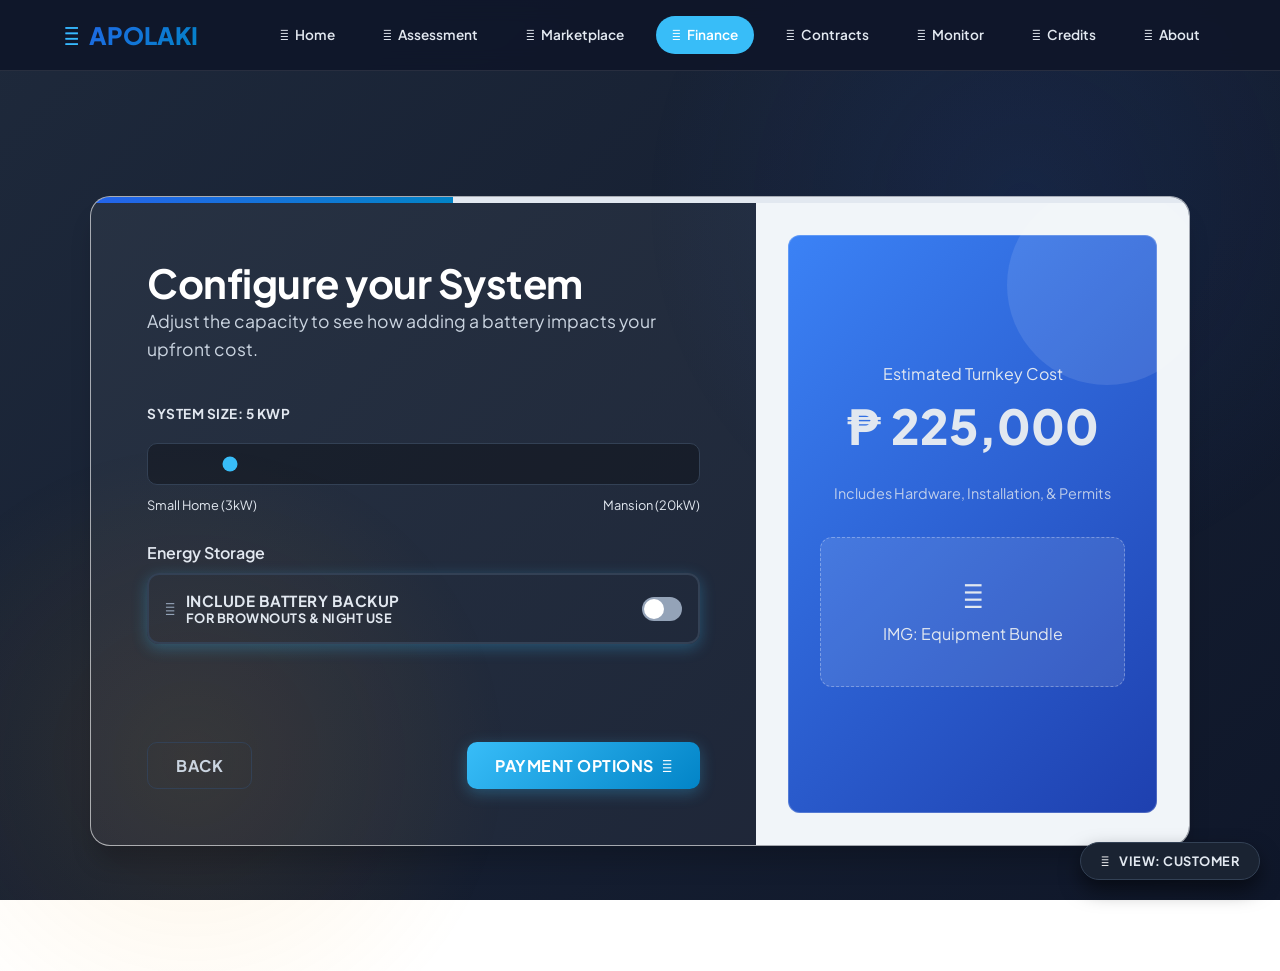
<file: Apolaki_returns_calculator/netlify/pages/finance.html>
<!DOCTYPE html>
<html lang="en">
<head>
    <meta charset="UTF-8">
    <meta name="viewport" content="width=device-width, initial-scale=1.0">
    <title>Finance | Apolaki</title>
    
    <link rel="preconnect" href="https://fonts.googleapis.com">
    <link rel="preconnect" href="https://fonts.gstatic.com" crossorigin>
    <link href="https://fonts.googleapis.com/css2?family=Plus+Jakarta+Sans:wght@300;400;500;600;700;800;900&family=Inter:wght@300;400;500;600;700;800;900&display=swap" rel="stylesheet">
    <link rel="stylesheet" href="../css/main.css">
    <link rel="stylesheet" href="../css/style.css">
    <link rel="stylesheet" href="https://cdnjs.cloudflare.com/ajax/libs/font-awesome/6.4.0/css/all.min.css">

    <style>
        /* Enhanced Font Visibility */
        * {
            font-family: 'Plus Jakarta Sans', 'Inter', 'Segoe UI', 'Helvetica Neue', -apple-system, BlinkMacSystemFont, system-ui, sans-serif !important;
        }
        
        /* HIGH CONTRAST TEXT OVERRIDES */
        body {
            color: #ffffff !important;
        }
        
        h1, h2, h3, h4, h5, h6 {
            color: #ffffff !important;
            font-weight: 700 !important;
        }
        
        p, span, div, label {
            color: #e2e8f0 !important;
        }
        
        .subtitle {
            color: #cbd5e1 !important;
        }
        
        /* --- FINANCE SPECIFIC STYLES --- */
        
        /* The Toggle Switch (Battery) */
        .toggle-switch {
            display: flex;
            align-items: center;
            justify-content: space-between;
            background: var(--bg-input); /* Changed from #FFF */
            padding: 1rem;
            border: 2px solid var(--border-color); /* Changed from #E2E8F0 */
            border-radius: 12px;
            cursor: pointer;
            transition: 0.3s;
        }
        .toggle-switch.active {
            border-color: var(--color-primary);
            background: var(--bg-body); /* Changed from #F0F9FF */
        }
        .toggle-knob {
            width: 40px;
            height: 24px;
            background: var(--text-muted); /* Changed from #CBD5E1 */
            border-radius: 20px;
            position: relative;
            transition: 0.3s;
        }
        .toggle-switch.active .toggle-knob { background: var(--color-primary); }
        .toggle-knob::after {
            content: '';
            position: absolute;
            left: 2px; top: 2px;
            width: 20px; height: 20px;
            background: white;
            border-radius: 50%;
            transition: 0.3s;
        }
        .toggle-switch.active .toggle-knob::after { left: 18px; }

        /* Pricing Display */
        .price-tag {
            font-size: 3rem;
            font-weight: 800;
            color: var(--text-main); /* Changed from var(--color-dark) */
            line-height: 1;
        }
        .price-sub { font-size: 1rem; color: var(--text-muted); margin-bottom: 1rem; }

        /* The Payment Flow Visuals (Admin vs User) */
        .flow-diagram {
            display: flex;
            flex-direction: column;
            gap: 1rem;
            width: 100%;
        }
        .flow-node {
            background: rgba(0, 0, 0, 0.4); /* Darker semi-transparent background */
            border: 1px solid rgba(255, 255, 255, 0.1);
            padding: 1rem;
            border-radius: 12px;
            color: var(--text-main);
            display: flex;
            justify-content: space-between;
            align-items: center;
            backdrop-filter: blur(4px);
        }
        .flow-arrow { text-align: center; color: var(--text-muted); }

        /* Admin Persona Badge */
        .persona-badge {
            position: fixed;
            bottom: 20px;
            right: 20px;
            background: var(--bg-card); /* Changed from #0F172A */
            color: var(--text-main); /* Changed from #FFF */
            padding: 10px 20px;
            border-radius: 30px;
            font-size: 0.8rem;
            cursor: pointer;
            z-index: 999;
            box-shadow: 0 10px 20px rgba(0,0,0,0.5);
            border: 1px solid var(--border-color);
            display: flex;
            align-items: center;
            gap: 10px;
        }
        .persona-badge.admin-active {
            background: var(--color-secondary); /* Gold/Secondary color */
            color: #000;
            border-color: var(--color-secondary);
        }

        /* Range Slider Styling */
        input[type=range] {
            width: 100%;
            margin: 10px 0;
            accent-color: var(--color-primary);
        }
    </style>
</head>
<body>

    <header class="app-header">
        <div class="header-inner">
            <a href="../index.html" class="brand" aria-label="Apolaki Home">
                <i class="fa-solid fa-sun fa-spin-pulse" style="--fa-animation-duration: 3s; color: var(--color-primary);"></i> APOLAKI
            </a>
            <nav class="nav-pills" aria-label="Main Navigation">
                <a href="../index.html" class="nav-pill"><i class="fa-solid fa-house" aria-hidden="true"></i> Home</a>
                <a href="assessment.html" class="nav-pill"><i class="fa-solid fa-map" aria-hidden="true"></i> Assessment</a>
                <a href="marketplace.html" class="nav-pill"><i class="fa-solid fa-shop" aria-hidden="true"></i> Marketplace</a>
                <a href="finance.html" class="nav-pill active" aria-current="page"><i class="fa-solid fa-money-bill" aria-hidden="true"></i> Finance</a>
                <a href="contracts.html" class="nav-pill"><i class="fa-solid fa-file-contract" aria-hidden="true"></i> Contracts</a>
                <a href="monitor.html" class="nav-pill"><i class="fa-solid fa-chart-line" aria-hidden="true"></i> Monitor</a>
                <a href="credits.html" class="nav-pill"><i class="fa-solid fa-leaf" aria-hidden="true"></i> Credits</a>
                <a href="about.html" class="nav-pill"><i class="fa-solid fa-users" aria-hidden="true"></i> About</a>
            </nav>
        </div>
    </header>

    <main class="main-stage">
        <div class="app-card">
            
            <div class="progress-track">
                <div class="progress-bar" id="progressBar" style="width: 33%;"></div>
            </div>

            <div class="wizard-step active" id="step1">
                <div class="form-panel">
                    <h1>Configure your System</h1>
                    <p class="subtitle">Adjust the capacity to see how adding a battery impacts your upfront cost.</p>

                    <div class="input-wrapper">
                        <label for="rngSize">System Size: <span id="lblSize" style="color:var(--color-primary)">5 kWp</span></label>
                        <input type="range" id="rngSize" min="3" max="20" value="5" step="0.5" oninput="updateCost()">
                        <div style="display:flex; justify-content:space-between; font-size:0.8rem; color:var(--text-muted);">
                            <span>Small Home (3kW)</span>
                            <span>Mansion (20kW)</span>
                        </div>
                    </div>

                    <div class="input-wrapper">
                        <span id="lblEnergyStorage" style="display: block; margin-bottom: 0.5rem; font-weight: 600; color: var(--text-main);">Energy Storage</span>
                        <button class="toggle-switch" id="btnBattery" onclick="toggleBattery()" aria-labelledby="lblEnergyStorage" style="background: none; text-align: left; width: 100%; border: 2px solid var(--border-color); color: inherit;">
                            <div style="display:flex; align-items:center; gap:10px; flex: 1;">
                                <i class="fa-solid fa-car-battery" style="color:var(--text-muted);"></i>
                                <div>
                                    <div style="font-weight:700; font-size:0.95rem; color: var(--text-main);">Include Battery Backup</div>
                                    <div style="font-size:0.8rem; color:var(--text-muted);">For brownouts & night use</div>
                                </div>
                            </div>
                            <div class="toggle-knob"></div>
                        </button>
                    </div>

                    <div class="action-row">
                        <button class="btn btn-ghost" onclick="window.location.href='index.html'">Back</button>
                        <button class="btn btn-primary" onclick="changeStep(2)">Payment Options <i class="fa-solid fa-arrow-right"></i></button>
                    </div>
                </div>

                <div class="illustration-panel">
                    <div class="art-placeholder" style="background: linear-gradient(135deg, #3B82F6 0%, #1E40AF 100%);">
                        <div style="text-align:center;">
                            <div class="price-sub">Estimated Turnkey Cost</div>
                            <div class="price-tag" id="outTotalCost" style="color:white;">₱ 225,000</div>
                            <div style="margin-top:2rem; font-size:0.9rem; opacity:0.8;">
                                Includes Hardware, Installation, & Permits
                            </div>
                        </div>
                        
                        <div style="margin-top:2rem; width:100%; height:150px; background:rgba(255,255,255,0.1); border-radius:12px; display:flex; align-items:center; justify-content:center; border:1px dashed rgba(255,255,255,0.3);">
                            <div style="text-align:center;">
                                <i class="fa-solid fa-solar-panel fa-2x" style="margin-bottom:10px;"></i>
                                <div>IMG: Equipment Bundle</div>
                            </div>
                        </div>
                    </div>
                </div>
            </div>

            <div class="wizard-step" id="step2">
                <div class="form-panel">
                    <h1>How will you pay?</h1>
                    <p class="subtitle">Compare paying in cash vs. monthly installments via our partner banks.</p>

                    <div class="input-wrapper">
                        <label for="selPayment">Payment Method</label>
                        <select class="fancy-input" id="selPayment" onchange="updatePayment()">
                            <option value="cash">Cash (One-time Payment)</option>
                            <option value="loan">Bank Financing (Green Loan)</option>
                        </select>
                    </div>

                    <div id="loanControls" style="display:none; animation: fadeIn 0.5s;">
                        <div class="input-wrapper">
                            <label for="rngYears">Loan Tenure: <span id="lblYears">3 Years</span></label>
                            <input type="range" id="rngYears" min="1" max="5" value="3" oninput="updatePayment()">
                        </div>
                        <div class="input-wrapper">
                            <span style="display: block; margin-bottom: 0.5rem; font-weight: 600; color: var(--text-main);">Downpayment (20%)</span>
                            <div class="fancy-input" style="background:#F1F5F9; color:#64748B;" id="outDownpayment">₱ 45,000</div>
                        </div>
                    </div>

                    <div class="action-row">
                        <button class="btn btn-ghost" onclick="changeStep(1)">Back</button>
                        <button class="btn btn-primary" onclick="changeStep(3)">View Breakdown <i class="fa-solid fa-arrow-right"></i></button>
                    </div>
                </div>

                <div class="illustration-panel">
                    <div class="art-placeholder" style="background: linear-gradient(135deg, #10B981 0%, #047857 100%);">
                        <div id="viewCash">
                            <i class="fa-solid fa-wallet art-icon"></i>
                            <div class="art-label">Cash Savings</div>
                            <div class="art-sub">Save approx ₱15,000 by paying upfront.</div>
                        </div>

                        <div id="viewLoan" style="display:none; text-align:center;">
                            <div class="price-sub" style="color:white; opacity:0.9">Monthly Amortization</div>
                            <div class="price-tag" style="color:white; font-size:2.5rem;" id="outMonthly">₱ 6,100</div>
                            <div style="margin-top:1rem; padding:10px; background:rgba(0,0,0,0.2); border-radius:8px;">
                                <i class="fa-solid fa-bolt"></i> Est. Bill Savings: <strong id="outBillSavings">₱ 6,500</strong>
                                <div style="font-size:0.8rem; margin-top:5px;">(Your savings cover the loan!)</div>
                            </div>
                        </div>
                    </div>
                </div>
            </div>

            <div class="wizard-step" id="step3">
                <div class="form-panel">
                    <h1 id="titleFlow">Where does the money go?</h1>
                    <p class="subtitle" id="subFlow">Transparent breakdown of your payment allocation.</p>

                    <div id="userFlowList">
                        <div style="margin-bottom:1rem; padding:1rem; border:1px solid #E2E8F0; border-radius:8px; display:flex; justify-content:space-between;">
                            <div><strong>1.1 To Installer (Hardware & Labor)</strong><br><small class="text-muted">Paid upon milestones</small></div>
                            <div style="font-weight:700;">70%</div>
                        </div>
                        <div style="margin-bottom:1rem; padding:1rem; border:1px solid #E2E8F0; border-radius:8px; display:flex; justify-content:space-between;">
                            <div><strong>1.2 To Financier (Bank Interest)</strong><br><small class="text-muted">Included in monthly amortization</small></div>
                            <div style="font-weight:700;">Varies</div>
                        </div>
                        <div style="margin-bottom:1rem; padding:1rem; border:1px solid #E2E8F0; border-radius:8px; display:flex; justify-content:space-between;">
                            <div><strong>Platform Assurance</strong><br><small class="text-muted">Escrow & Warranty Management</small></div>
                            <div style="font-weight:700;">Included</div>
                        </div>
                    </div>

                    <div id="adminFlowList" style="display:none;">
                        <div style="padding:1rem; background:#FFFBEB; border:1px solid #FCD34D; border-radius:8px; margin-bottom:1.5rem;">
                            <strong style="color:#B45309"><i class="fa-solid fa-lock"></i> ADMIN VIEW: REVENUE SPLIT</strong>
                        </div>
                        <div style="margin-bottom:1rem; display:flex; justify-content:space-between; border-bottom:1px solid #eee; padding-bottom:0.5rem;">
                            <span>Total Contract Value</span>
                            <strong id="adminTotal">₱ 225,000</strong>
                        </div>
                        <div style="margin-bottom:0.5rem; display:flex; justify-content:space-between; color:#64748B;">
                            <span>(-) Installer Payout (Hardware/Labor)</span>
                            <span id="adminInstaller">- ₱ 191,250</span>
                        </div>
                        <div style="margin-bottom:0.5rem; display:flex; justify-content:space-between; color:#64748B;">
                            <span>(-) Bank Processing Fees</span>
                            <span>- ₱ 11,250</span>
                        </div>
                        <div style="margin-top:1rem; display:flex; justify-content:space-between; font-size:1.2rem; color:#10B981;">
                            <strong>1.3 Platform Net Revenue (10%)</strong>
                            <strong id="adminRevenue">+ ₱ 22,500</strong>
                        </div>
                    </div>

                    <div class="action-row">
                        <button class="btn btn-ghost" onclick="changeStep(2)">Back</button>
                        <button class="btn btn-primary" onclick="alert('Proceeding to Contract Generation...')">Proceed to Contract</button>
                    </div>
                </div>

                <div class="illustration-panel">
                    <div class="art-placeholder" style="background: linear-gradient(135deg, #6366F1 0%, #8B5CF6 100%); justify-content: flex-start; padding-top: 3rem;">
                        
                        <div class="flow-diagram">
                            <div class="flow-node">
                                <span><i class="fa-regular fa-user"></i> You (User)</span>
                                <strong>Pays Total</strong>
                            </div>
                            <div class="flow-arrow"><i class="fa-solid fa-arrow-down"></i></div>
                            
                            <div class="flow-node" style="background:rgba(255,255,255,0.3); border-color:white;">
                                <span><i class="fa-solid fa-shield-halved"></i> Apolaki Escrow</span>
                                <small>Holds funds</small>
                            </div>

                            <div style="display:flex; justify-content:space-between; margin-top:10px;">
                                <div style="text-align:center; width:45%;">
                                    <div class="flow-arrow"><i class="fa-solid fa-arrow-down-long"></i></div>
                                    <div class="flow-node" style="font-size:0.8rem; flex-direction:column;">
                                        <i class="fa-solid fa-helmet-safety"></i>
                                        <span>Installer</span>
                                    </div>
                                </div>
                                <div style="text-align:center; width:45%;">
                                    <div class="flow-arrow"><i class="fa-solid fa-arrow-down-long"></i></div>
                                    <div class="flow-node" style="font-size:0.8rem; flex-direction:column;">
                                        <i class="fa-solid fa-building-columns"></i>
                                        <span>Financier</span>
                                    </div>
                                </div>
                            </div>
                        </div>

                    </div>
                </div>
            </div>

        </div>
    </main>

    <button class="persona-badge" id="personaToggle" onclick="togglePersona()" aria-label="Toggle Persona View">
        <i class="fa-solid fa-user-tag" aria-hidden="true"></i> <span>View: Customer</span>
    </button>

<script>
    // --- CONFIGURATION CONSTANTS ---
    const COST_PER_KW = 45000;
    const BATTERY_COST = 80000;
    const INTEREST_RATE = 0.08; 
    
    // State Variables
    let currentSize = 5;
    let hasBattery = false;
    let totalCost = 0;
    let paymentMode = 'cash'; // default

    function updateCost() {
        currentSize = parseFloat(document.getElementById('rngSize').value);
        document.getElementById('lblSize').innerText = currentSize + " kWp";
        
        // Calculate Total
        totalCost = (currentSize * COST_PER_KW);
        if(hasBattery) totalCost += BATTERY_COST;

        document.getElementById('outTotalCost').innerText = "₱ " + totalCost.toLocaleString();
        
        // Update Admin Math & Payment Views
        updateAdminMath();
        updatePayment(); 
    }

    function toggleBattery() {
        const btn = document.getElementById('btnBattery');
        hasBattery = !hasBattery;
        btn.classList.toggle('active', hasBattery);
        updateCost();
    }

    function updatePayment() {
        paymentMode = document.getElementById('selPayment').value;
        
        if(paymentMode === 'cash') {
            document.getElementById('loanControls').style.display = 'none';
            document.getElementById('viewCash').style.display = 'block';
            document.getElementById('viewLoan').style.display = 'none';
        } else {
            document.getElementById('loanControls').style.display = 'block';
            document.getElementById('viewCash').style.display = 'none';
            document.getElementById('viewLoan').style.display = 'block';
            
            // Loan Calculation Logic
            const years = parseInt(document.getElementById('rngYears').value);
            document.getElementById('lblYears').innerText = years + " Years";
            
            const downpayment = totalCost * 0.2;
            const principal = totalCost - downpayment;
            const totalInterest = principal * INTEREST_RATE * years;
            const totalLoan = principal + totalInterest;
            const monthlyAmort = totalLoan / (years * 12);
            
            // Savings Estimate (1kw ~ 130kwh ~ 1500php)
            const monthlySavings = currentSize * 1500; 

            document.getElementById('outDownpayment').innerText = "₱ " + downpayment.toLocaleString();
            document.getElementById('outMonthly').innerText = "₱ " + Math.round(monthlyAmort).toLocaleString();
            document.getElementById('outBillSavings').innerText = "₱ " + Math.round(monthlySavings).toLocaleString();
        }
    }

    function updateAdminMath() {
        const revenue = totalCost * 0.10;
        const installer = totalCost - revenue - 11250;
        document.getElementById('adminTotal').innerText = "₱ " + totalCost.toLocaleString();
        document.getElementById('adminInstaller').innerText = "- ₱ " + installer.toLocaleString();
        document.getElementById('adminRevenue').innerText = "+ ₱ " + revenue.toLocaleString();
    }

    // --- NAVIGATION LOGIC ---
    function changeStep(step) {
        document.querySelectorAll('.wizard-step').forEach(el => el.classList.remove('active'));
        document.getElementById(`step${step}`).classList.add('active');
        document.getElementById('progressBar').style.width = (step/3)*100 + "%";
    }

    // --- THE "BRIDGE" TO CONTRACTS ---
    function proceedToContract() {
        // 1. Save Data to Browser Memory
        const dealData = {
            size: currentSize,
            battery: hasBattery,
            total: totalCost,
            payment: paymentMode,
            date: new Date().toLocaleDateString()
        };
        localStorage.setItem('apolaki_deal', JSON.stringify(dealData));

        // 2. Visual Feedback
        const btn = event.currentTarget;
        btn.innerHTML = '<i class="fa-solid fa-spinner fa-spin"></i> Generating Agreement...';
        
        // 3. Navigate after short delay
        setTimeout(() => {
            window.location.href = 'contracts.html';
        }, 1000);
    }

    // Toggle Persona Logic (Keep existing)
    let isAdmin = false;
    function togglePersona() {
        isAdmin = !isAdmin;
        const badge = document.getElementById('personaToggle');
        const userList = document.getElementById('userFlowList');
        const adminList = document.getElementById('adminFlowList');
        
        if(isAdmin) {
            badge.classList.add('admin-active');
            badge.innerHTML = '<i class="fa-solid fa-user-gear"></i> View: Admin';
            userList.style.display = 'none';
            adminList.style.display = 'block';
            document.getElementById('titleFlow').innerText = "Revenue Dashboard (1.3)";
        } else {
            badge.classList.remove('admin-active');
            badge.innerHTML = '<i class="fa-solid fa-user-tag"></i> View: Customer';
            userList.style.display = 'block';
            adminList.style.display = 'none';
            document.getElementById('titleFlow').innerText = "Where does the money go?";
        }
    }

    // Initialize
    updateCost();
</script>
</body>
</html>
</file>
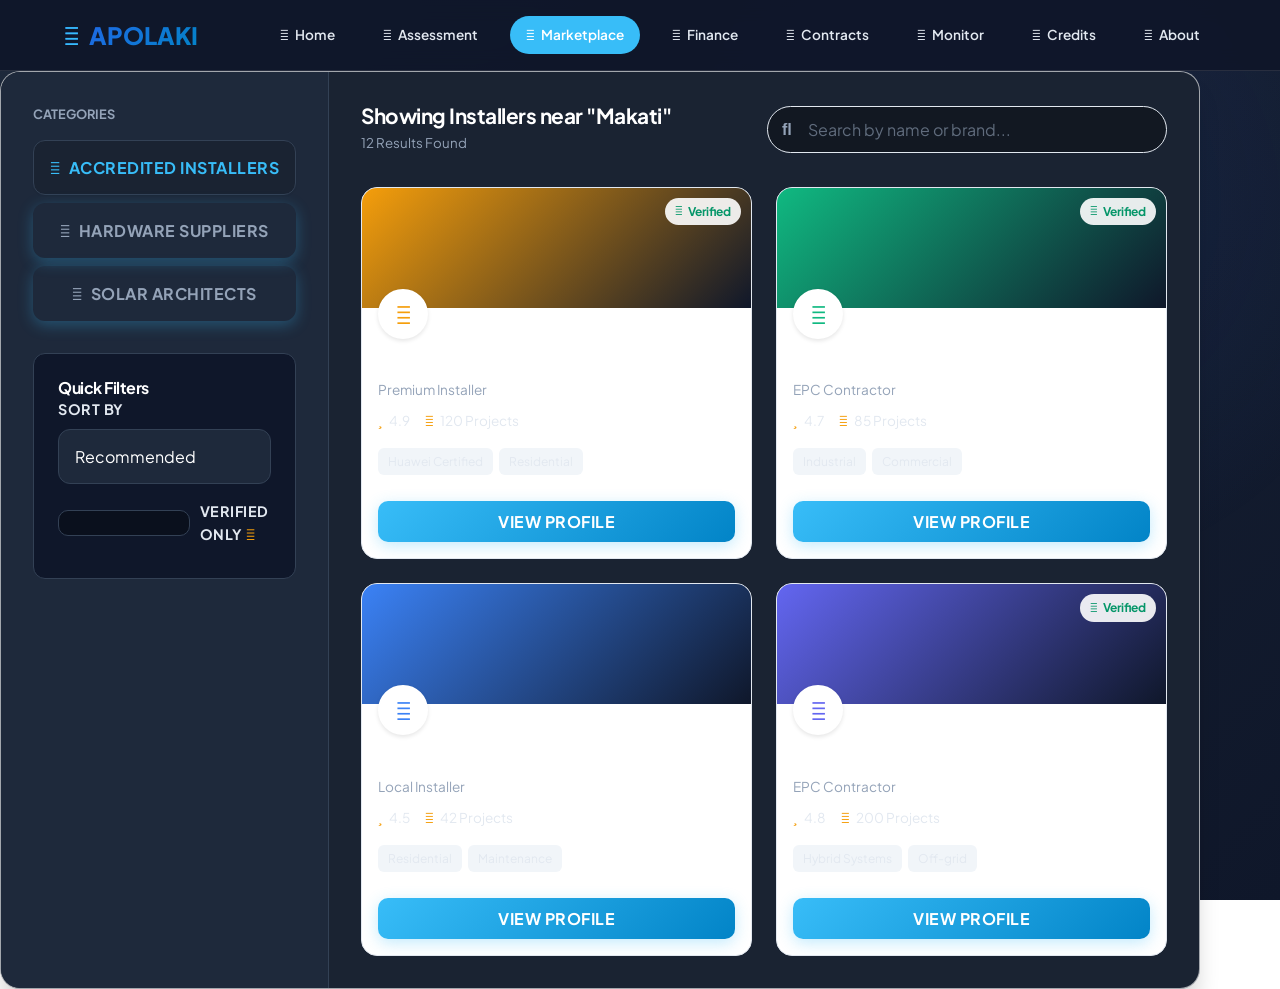
<file: Apolaki_returns_calculator/netlify/pages/marketplace.html>
<!DOCTYPE html>
<html lang="en">
<head>
    <meta charset="UTF-8">
    <meta name="viewport" content="width=device-width, initial-scale=1.0">
    <meta name="theme-color" content="#0f172a">
    <title>Marketplace | Apolaki</title>
    
    <link rel="preconnect" href="https://fonts.googleapis.com">
    <link rel="preconnect" href="https://fonts.gstatic.com" crossorigin>
    <link href="https://fonts.googleapis.com/css2?family=Plus+Jakarta+Sans:wght@300;400;500;600;700;800;900&family=Inter:wght@300;400;500;600;700;800;900&display=swap" rel="stylesheet">
    <link rel="stylesheet" href="../css/main.css">
    <link rel="stylesheet" href="../css/style.css">
    <link rel="stylesheet" href="https://cdnjs.cloudflare.com/ajax/libs/font-awesome/6.4.0/css/all.min.css">

    <style>
        /* Enhanced Font Visibility */
        * {
            font-family: 'Plus Jakarta Sans', 'Inter', 'Segoe UI', 'Helvetica Neue', -apple-system, BlinkMacSystemFont, system-ui, sans-serif !important;
        }
        
        /* HIGH CONTRAST TEXT OVERRIDES */
        body {
            color: #ffffff !important;
        }
        
        h1, h2, h3, h4, h5, h6 {
            color: #ffffff !important;
            font-weight: 700 !important;
        }
        
        p, span, label {
            color: #e2e8f0 !important;
        }
        
        .subtitle {
            color: #cbd5e1 !important;
        }
        
        /* --- MARKETPLACE SPECIFIC STYLES --- */

        /* Layout Tweaks for Marketplace (Wider Card) */
        .app-card {
            max-width: 1200px; /* Wider to fit grid */
            flex-direction: row; /* Horizontal Split fixed */
            min-height: 80vh;
            background: var(--bg-card);
        }

        /* LEFT: Sidebar / Filters */
        .filter-sidebar {
            flex: 0 0 320px; /* Fixed width */
            padding: 2rem;
            border-right: 1px solid var(--border);
            display: flex;
            flex-direction: column;
            background: var(--bg-darker);
        }

        /* Category Tabs (Vertical) */
        .category-nav {
            display: flex;
            flex-direction: column;
            gap: 0.5rem;
            margin-bottom: 2rem;
        }
        .cat-btn {
            text-align: left;
            padding: 1rem;
            border-radius: 12px;
            border: 1px solid transparent;
            background: transparent;
            cursor: pointer;
            font-weight: 700;
            color: var(--text-muted);
            transition: 0.3s;
            font-size: 1rem;
            font-family: inherit;
        }
        .cat-btn:hover { background: var(--bg-card-light); color: var(--text-primary); }
        .cat-btn.active {
            background: var(--bg-card);
            color: var(--primary);
            border-color: var(--border);
            box-shadow: var(--shadow-sm);
        }
        .cat-icon {
            width: 32px; height: 32px;
            background: var(--bg-dark);
            border-radius: 8px;
            display: flex; align-items: center; justify-content: center;
            color: var(--text-muted);
        }
        .cat-btn.active .cat-icon {
            background: var(--grad-action);
            color: white;
        }

        /* Filter Groups */
        .filter-group { margin-bottom: 1.5rem; }
        .filter-title {
            font-size: 0.8rem;
            text-transform: uppercase;
            letter-spacing: 1px;
            font-weight: 800;
            color: var(--text-muted);
            margin-bottom: 0.8rem;
        }
        .checkbox-row {
            display: flex;
            align-items: center;
            gap: 8px;
            margin-bottom: 0.5rem;
            font-size: 0.9rem;
            color: var(--text-secondary);
            cursor: pointer;
        }

        /* RIGHT: Listing Grid */
        .listings-area {
            flex: 1;
            padding: 2rem;
            background: var(--bg-card-light);
            overflow-y: auto;
            position: relative;
        }

        /* Search Header */
        .market-header {
            display: flex;
            justify-content: space-between;
            align-items: center;
            margin-bottom: 2rem;
        }
        .search-bar {
            position: relative;
            width: 100%;
            max-width: 400px;
        }
        .search-input {
            width: 100%;
            padding: 12px 12px 12px 40px;
            border-radius: 50px;
            border: 1px solid #E2E8F0;
            outline: none;
            transition: 0.3s;
        }
        .search-input:focus { border-color: var(--color-primary); box-shadow: 0 0 0 3px rgba(37,99,235,0.1); }
        .search-icon {
            position: absolute;
            left: 15px; top: 50%;
            transform: translateY(-50%);
            color: #94A3B8;
        }

        /* Vendor Cards */
        .vendor-grid {
            display: grid;
            grid-template-columns: repeat(auto-fill, minmax(280px, 1fr));
            gap: 1.5rem;
        }

        .vendor-card {
            background: white;
            border-radius: 16px;
            border: 1px solid #E2E8F0;
            overflow: hidden;
            transition: 0.3s;
            position: relative;
        }
        .vendor-card:hover {
            transform: translateY(-5px);
            box-shadow: 0 10px 20px -5px rgba(0,0,0,0.1);
            border-color: #BFDBFE;
        }

        .card-cover {
            height: 120px;
            background: var(--color-muted);
            position: relative;
        }
        
        /* Verified Badge */
        .badge-verified {
            position: absolute;
            top: 10px; right: 10px;
            background: rgba(255,255,255,0.9);
            backdrop-filter: blur(4px);
            padding: 4px 10px;
            border-radius: 20px;
            font-size: 0.75rem;
            font-weight: 700;
            color: #059669;
            display: flex; align-items: center; gap: 5px;
        }

        .vendor-body { padding: 1rem; }
        
        .vendor-logo {
            width: 50px; height: 50px;
            border-radius: 50%;
            background: white;
            border: 2px solid white;
            box-shadow: 0 2px 4px rgba(0,0,0,0.1);
            margin-top: -35px; /* Pull up */
            position: relative;
            margin-bottom: 10px;
            display: flex; align-items: center; justify-content: center;
            font-size: 1.5rem; color: var(--color-dark);
        }

        .vendor-name { font-weight: 800; font-size: 1.1rem; margin-bottom: 2px; }
        .vendor-type { font-size: 0.85rem; color: var(--color-muted); margin-bottom: 10px; }
        
        .stat-row {
            display: flex;
            gap: 15px;
            margin-bottom: 1rem;
            font-size: 0.85rem;
            color: var(--color-text);
        }
        .stat-item i { color: #F59E0B; margin-right: 4px; }

        .tag-cloud { display: flex; flex-wrap: wrap; gap: 6px; margin-bottom: 1rem; }
        .tag {
            background: #F1F5F9;
            color: var(--color-text);
            padding: 4px 10px;
            border-radius: 6px;
            font-size: 0.75rem;
        }

        /* Mobile Responsive */
        @media (max-width: 900px) {
            .app-card { flex-direction: column; }
            .filter-sidebar { width: 100%; border-right: none; border-bottom: 1px solid #eee; }
            .listings-area { height: 500px; }
        }
    </style>
</head>
<body>

    <header class="app-header" role="banner">
        <div class="header-inner">
            <a href="../index.html" class="brand" aria-label="Apolaki Home">
                <i class="fa-solid fa-sun fa-spin-pulse" style="--fa-animation-duration: 3s;" aria-hidden="true"></i> APOLAKI
            </a>
            <nav class="nav-pills" aria-label="Main Navigation">
                <a href="../index.html" class="nav-pill"><i class="fa-solid fa-house" aria-hidden="true"></i> Home</a>
                <a href="assessment.html" class="nav-pill"><i class="fa-solid fa-map" aria-hidden="true"></i> Assessment</a>
                <a href="marketplace.html" class="nav-pill active" aria-current="page"><i class="fa-solid fa-shop" aria-hidden="true"></i> Marketplace</a>
                <a href="finance.html" class="nav-pill"><i class="fa-solid fa-money-bill" aria-hidden="true"></i> Finance</a>
                <a href="contracts.html" class="nav-pill"><i class="fa-solid fa-file-contract" aria-hidden="true"></i> Contracts</a>
                <a href="monitor.html" class="nav-pill"><i class="fa-solid fa-chart-line" aria-hidden="true"></i> Monitor</a>
                <a href="credits.html" class="nav-pill"><i class="fa-solid fa-leaf" aria-hidden="true"></i> Credits</a>
                <a href="about.html" class="nav-pill"><i class="fa-solid fa-users" aria-hidden="true"></i> About</a>
            </nav>
        </div>
    </header>

    <main class="main-content" role="main">
        
        <div class="app-card">
            
            <aside class="filter-sidebar" role="search" aria-label="Marketplace Filters">
                <div style="font-size:0.8rem; color: var(--text-muted); font-weight:700; text-transform:uppercase; margin-bottom:1rem;">
                    Categories
                </div>
                
                <div class="category-nav">
                    <button class="cat-btn active" onclick="filterCategory('installers')" aria-pressed="true">
                        <i class="fa-solid fa-helmet-safety" aria-hidden="true"></i> Accredited Installers
                    </button>
                    <button class="cat-btn" onclick="filterCategory('suppliers')" aria-pressed="false">
                        <i class="fa-solid fa-box-open" aria-hidden="true"></i> Hardware Suppliers
                    </button>
                    <button class="cat-btn" onclick="filterCategory('architects')" aria-pressed="false">
                        <i class="fa-solid fa-compass-drafting" aria-hidden="true"></i> Solar Architects
                    </button>
                </div>

                <div style="background: var(--bg-body); padding:1.5rem; border-radius:12px; border:1px solid var(--border-color);">
                    <h4 style="margin-top:0; color:var(--text-main);">Quick Filters</h4>
                    
                    <label for="sortSelect" style="display:block; margin-bottom:0.5rem; font-size:0.9rem; color:var(--text-secondary);">Sort By</label>
                    <select id="sortSelect" class="fancy-input" style="width:100%; margin-bottom:1rem; background:var(--bg-input); color:var(--text-main); border:1px solid var(--border-color);">
                        <option>Recommended</option>
                        <option>Distance (Near me)</option>
                        <option>Rating (High to Low)</option>
                    </select>

                    <label style="display:flex; align-items:center; gap:10px; cursor:pointer;">
                        <input type="checkbox" checked style="accent-color:var(--color-primary);"> 
                        <span style="font-size:0.9rem; color:var(--text-main);">Verified Only <i class="fa-solid fa-certificate" style="color:#F59E0B"></i></span>
                    </label>
                </div>
            </aside>

            <section class="listings-area">
                
                <div class="market-header">
                    <div>
                        <h3 style="margin:0;" id="listTitle">Showing Installers near "Makati"</h3>
                        <small style="color:#94A3B8;">12 Results Found</small>
                    </div>
                    <div class="search-bar">
                        <i class="fa-solid fa-magnifying-glass search-icon"></i>
                        <input type="text" class="search-input" placeholder="Search by name or brand...">
                    </div>
                </div>

                <div class="vendor-grid" id="gridContainer">
                    </div>

            </section>

        </div>
    </main>

    <script>
        // --- MOCK DATA ---
        const db = {
            installers: [
                { name: "SunRay Philippines", type: "Premium Installer", rating: 4.9, jobs: 120, tags: ["Huawei Certified", "Residential"], verified: true, color: "#F59E0B" },
                { name: "GreenRoof Corp", type: "EPC Contractor", rating: 4.7, jobs: 85, tags: ["Industrial", "Commercial"], verified: true, color: "#10B981" },
                { name: "Makati Solar Pros", type: "Local Installer", rating: 4.5, jobs: 42, tags: ["Residential", "Maintenance"], verified: false, color: "#3B82F6" },
                { name: "Voltaic Solutions", type: "EPC Contractor", rating: 4.8, jobs: 200, tags: ["Hybrid Systems", "Off-grid"], verified: true, color: "#6366F1" },
            ],
            suppliers: [
                { name: "Trina Solar Direct", type: "Panel Distributor", rating: 5.0, jobs: 500, tags: ["Wholesale", "Monocrystalline"], verified: true, color: "#EF4444" },
                { name: "PowerWall PH", type: "Battery Supplier", rating: 4.8, jobs: 150, tags: ["Lithium Ion", "Inverters"], verified: true, color: "#8B5CF6" },
            ],
            architects: [
                { name: "EcoDesign Studio", type: "Solar Architect", rating: 4.9, jobs: 30, tags: ["BIPV", "Sustainable Design"], verified: true, color: "#EC4899" },
                { name: "GridLess Consultants", type: "Energy Consultant", rating: 4.6, jobs: 55, tags: ["Feasibility Studies", "Permitting"], verified: false, color: "#14B8A6" },
            ]
        };

        // --- RENDER LOGIC ---
        function renderCards(category) {
            const container = document.getElementById('gridContainer');
            container.innerHTML = ''; // Clear
            
            const data = db[category];
            document.getElementById('listTitle').innerText = `Showing ${category.charAt(0).toUpperCase() + category.slice(1)} near "Makati"`;

            data.forEach(item => {
                // Card HTML Construction
                const card = document.createElement('div');
                card.className = 'vendor-card';
                card.innerHTML = `
                    <div class="card-cover" style="background: linear-gradient(135deg, ${item.color} 0%, #0F172A 100%);">
                        ${item.verified ? '<div class="badge-verified"><i class="fa-solid fa-certificate"></i> Verified</div>' : ''}
                    </div>
                    <div class="vendor-body">
                        <div class="vendor-logo" style="color:${item.color}">
                            <i class="fa-solid fa-bolt"></i>
                        </div>
                        <div class="vendor-name">${item.name}</div>
                        <div class="vendor-type">${item.type}</div>
                        
                        <div class="stat-row">
                            <div class="stat-item"><i class="fa-solid fa-star"></i> ${item.rating}</div>
                            <div class="stat-item"><i class="fa-solid fa-briefcase"></i> ${item.jobs} Projects</div>
                        </div>

                        <div class="tag-cloud">
                            ${item.tags.map(tag => `<span class="tag">${tag}</span>`).join('')}
                        </div>

                        <button class="btn btn-primary" style="width:100%; justify-content:center; margin-top:10px; padding:10px;">
                            View Profile
                        </button>
                    </div>
                `;
                container.appendChild(card);
            });
        }

        // --- FILTER LOGIC ---
        function filterCategory(cat) {
            // Update Active Tab UI
            document.querySelectorAll('.cat-btn').forEach(btn => btn.classList.remove('active'));
            event.currentTarget.classList.add('active');
            
            // Render
            renderCards(cat);
        }

        // Init
        renderCards('installers');

    </script>
</body>
</html>
</file>
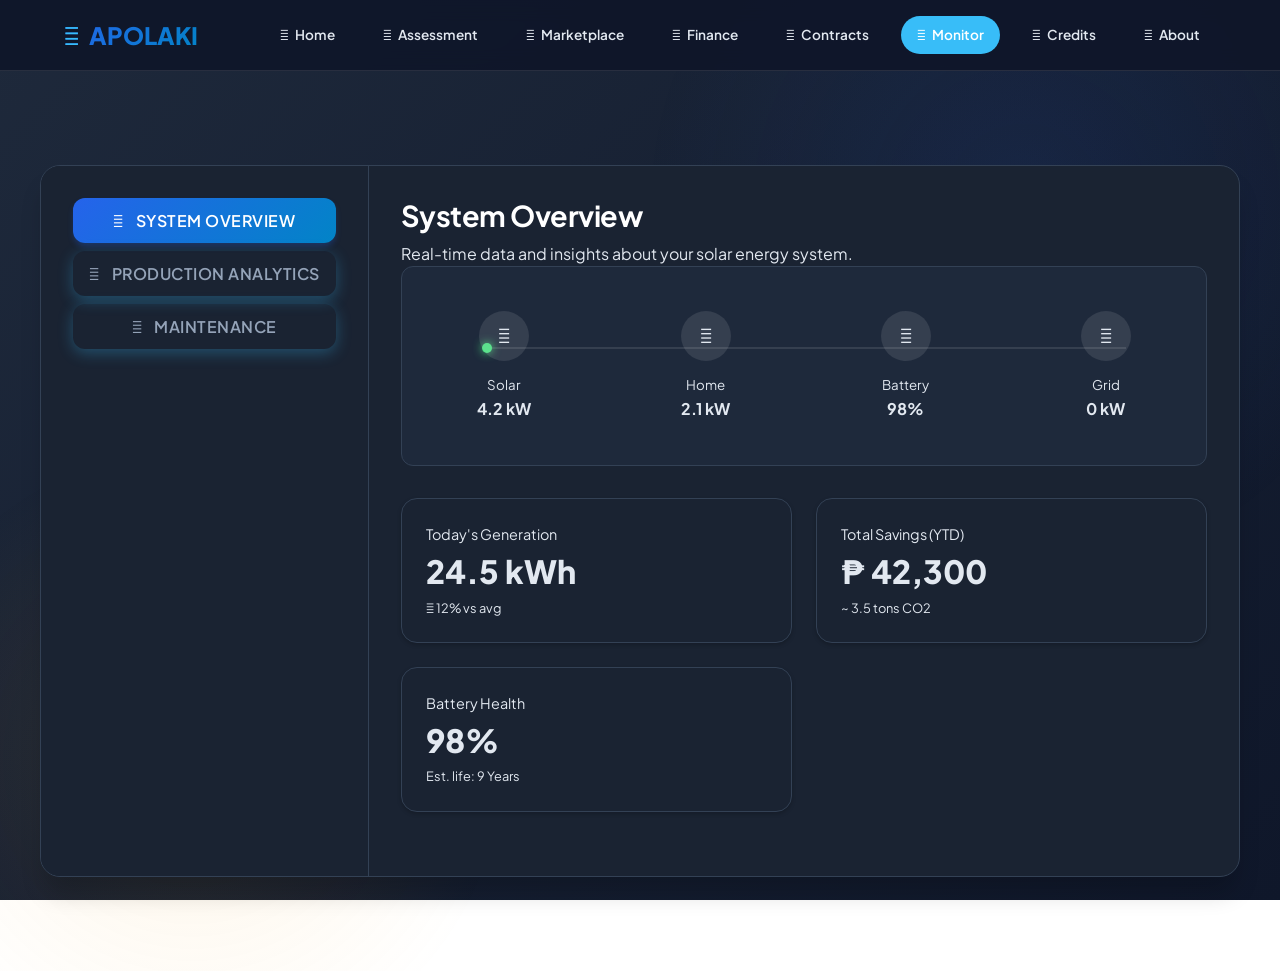
<file: Apolaki_returns_calculator/netlify/pages/monitor.html>
<!DOCTYPE html>
<html lang="en">
<head>
    <meta charset="UTF-8">
    <meta name="viewport" content="width=device-width, initial-scale=1.0">
    <title>Monitor | Apolaki</title>
    
    <link rel="preconnect" href="https://fonts.googleapis.com">
    <link rel="preconnect" href="https://fonts.gstatic.com" crossorigin>
    <link href="https://fonts.googleapis.com/css2?family=Plus+Jakarta+Sans:wght@300;400;500;600;700;800;900&family=Inter:wght@300;400;500;600;700;800;900&display=swap" rel="stylesheet">
    <link rel="stylesheet" href="../css/main.css">
    <link rel="stylesheet" href="../css/style.css">
    <link rel="stylesheet" href="https://cdnjs.cloudflare.com/ajax/libs/font-awesome/6.4.0/css/all.min.css">

    <style>
        /* Enhanced Font Visibility */
        * {
            font-family: 'Plus Jakarta Sans', 'Inter', 'Segoe UI', 'Helvetica Neue', -apple-system, BlinkMacSystemFont, system-ui, sans-serif !important;
        }
        
        /* HIGH CONTRAST TEXT OVERRIDES */
        body {
            color: #ffffff !important;
        }
        
        h1, h2, h3, h4, h5, h6 {
            color: #ffffff !important;
            font-weight: 700 !important;
        }
        
        p, span, div, label {
            color: #e2e8f0 !important;
        }
        
        .subtitle {
            color: #cbd5e1 !important;
        }
        
        /* --- DASHBOARD SPECIFIC STYLES --- */

        /* Layout overrides for Dashboard */
        .app-card {
            max-width: 1200px;
            flex-direction: row;
            background: var(--bg-card); /* Softer background for dashboard */
            border: 1px solid var(--border-color);
        }

        /* SIDEBAR NAV */
        .dash-sidebar {
            flex: 0 0 280px;
            background: var(--bg-card);
            border-right: 1px solid var(--border-color);
            padding: 2rem;
            display: flex;
            flex-direction: column;
            gap: 0.5rem;
        }

        .dash-nav-item {
            display: flex;
            align-items: center;
            gap: 12px;
            padding: 12px 16px;
            border-radius: 12px;
            background: transparent;
            border: none;
            color: var(--text-muted);
            cursor: pointer;
            transition: 0.2s;
            font-weight: 600;
            width: 100%;
            text-align: left;
            font-family: inherit;
            font-size: 1rem;
        }
        .dash-nav-item:hover, .dash-nav-item:focus { 
            background: var(--bg-body); 
            color: var(--text-main); 
            outline: none;
        }
        .dash-nav-item.active {
            background: var(--grad-action);
            color: white;
            box-shadow: 0 4px 6px -1px rgba(37,99,235,0.3);
        }

        /* MAIN DASHBOARD AREA */
        .dash-content {
            flex: 1;
            padding: 2rem;
            overflow-y: auto;
            display: none; /* Hidden by default, toggled via JS */
            animation: fadeIn 0.4s ease-out;
            color: var(--text-main);
        }
        .dash-content.active { display: block; }
        
        .dash-header h2 {
            color: var(--text-main);
            margin-bottom: 0.5rem;
        }
        
        .dash-header p {
            color: var(--text-muted);
        }

        @keyframes fadeIn { from { opacity:0; transform:translateY(5px); } to { opacity:1; transform:translateY(0); } }

        /* WIDGETS (Cards) */
        .widget-grid {
            display: grid;
            grid-template-columns: repeat(auto-fit, minmax(300px, 1fr));
            gap: 1.5rem;
            margin-bottom: 2rem;
        }

        .widget-card {
            background: var(--bg-card);
            border-radius: 16px;
            padding: 1.5rem;
            border: 1px solid var(--border-color);
            box-shadow: 0 2px 4px rgba(0,0,0,0.2);
            position: relative;
        }
        
        .widget-card h3 {
            color: var(--text-muted);
            font-size: 0.9rem;
            text-transform: uppercase;
            letter-spacing: 0.05em;
            margin-bottom: 0.5rem;
        }
        
        .widget-val {
            font-size: 2rem;
            font-weight: 800;
            color: var(--text-main);
        }

        /* Energy Flow Animation Container */
        .energy-flow-viz {
            height: 200px;
            background: #1E293B; /* Keep dark for contrast */
            border-radius: 12px;
            display: flex;
            align-items: center;
            justify-content: space-around;
            color: white;
            position: relative;
            margin-bottom: 2rem;
            overflow: hidden;
            border: 1px solid var(--border-color);
        }
        
        .flow-node {
            text-align: center;
            z-index: 2;
        }
        .flow-icon {
            width: 50px; height: 50px;
            background: rgba(255,255,255,0.1);
            border-radius: 50%;
            display: flex; align-items: center; justify-content: center;
            margin: 0 auto 10px auto;
            font-size: 1.2rem;
        }
        
        /* Animated Connecting Lines */
        .flow-line {
            position: absolute;
            top: 40%;
            left: 10%;
            right: 10%;
            height: 2px;
            background: rgba(255,255,255,0.1);
            z-index: 1;
        }
        .flow-dot {
            position: absolute;
            top: -4px;
            width: 10px; height: 10px;
            background: #4ADE80;
            border-radius: 50%;
            animation: flowMove 2s infinite linear;
            box-shadow: 0 0 10px #4ADE80;
        }
        @keyframes flowMove { 0% { left: 0%; } 100% { left: 100%; } }

        /* SERVICE PACKAGE CARDS */
        .pkg-grid {
            display: grid;
            grid-template-columns: repeat(3, 1fr);
            gap: 1.5rem;
        }
        .pkg-card {
            background: var(--bg-card);
            border: 1px solid var(--border-color);
            border-radius: 16px;
            padding: 2rem;
            text-align: center;
            transition: 0.3s;
            cursor: pointer;
            color: var(--text-main);
        }
        .pkg-card:hover, .pkg-card:focus { 
            transform: translateY(-5px); 
            border-color: var(--color-primary); 
            box-shadow: 0 10px 20px rgba(0,0,0,0.3); 
            outline: none;
        }
        .pkg-card.featured { border: 2px solid var(--color-primary); position: relative; }
        .pkg-badge {
            position: absolute; top: -12px; left: 50%; transform: translateX(-50%);
            background: var(--grad-action); color: white;
            padding: 4px 12px; border-radius: 20px; font-size: 0.75rem; font-weight: 700;
        }
        
        .pkg-card h3 {
            margin-bottom: 0.5rem;
        }
        
        .pkg-card .price {
            font-size: 1.5rem;
            font-weight: 700;
            margin-bottom: 1rem;
            color: var(--text-highlight);
        }
        
        .pkg-card p {
            color: var(--text-muted);
            font-size: 0.9rem;
            margin-bottom: 1.5rem;
        }

        /* SOLAR MOM PROFILE */
        .mom-profile {
            display: flex;
            align-items: center;
            gap: 1.5rem;
            background: linear-gradient(135deg, rgba(255, 251, 235, 0.1) 0%, rgba(255, 255, 255, 0.05) 100%);
            border: 1px solid #FCD34D;
            padding: 1.5rem;
            border-radius: 16px;
            margin-bottom: 2rem;
            color: var(--text-main);
        }
        .mom-profile h3 {
            margin: 0 0 0.25rem 0;
        }
        .mom-profile p {
            margin: 0;
            color: var(--text-muted);
        }
        .mom-avatar {
            width: 80px; height: 80px;
            border-radius: 50%;
            object-fit: cover;
            border: 3px solid #F59E0B;
        }

        /* Status Pills */
        .status-pill {
            display: inline-block;
            padding: 4px 12px;
            border-radius: 20px;
            font-size: 0.75rem;
            font-weight: 700;
        }
        .status-ok { background: rgba(220, 252, 231, 0.2); color: #4ade80; border: 1px solid #4ade80; }
        .status-warn { background: rgba(254, 243, 199, 0.2); color: #fbbf24; border: 1px solid #fbbf24; }

        @media (max-width: 900px) {
            .app-card { flex-direction: column; }
            .dash-sidebar { flex-direction: row; overflow-x: auto; padding: 1rem; flex: none; }
            .pkg-grid { grid-template-columns: 1fr; }
        }
    </style>
</head>
<body>

    <header class="app-header" role="banner">
        <div class="header-inner">
            <a href="../index.html" class="brand" aria-label="Apolaki Home">
                <i class="fa-solid fa-sun fa-spin-pulse" style="--fa-animation-duration: 3s;" aria-hidden="true"></i> APOLAKI
            </a>
            <nav class="nav-pills" aria-label="Main Navigation">
                <a href="../index.html" class="nav-pill"><i class="fa-solid fa-house" aria-hidden="true"></i> Home</a>
                <a href="assessment.html" class="nav-pill"><i class="fa-solid fa-map" aria-hidden="true"></i> Assessment</a>
                <a href="marketplace.html" class="nav-pill"><i class="fa-solid fa-shop" aria-hidden="true"></i> Marketplace</a>
                <a href="finance.html" class="nav-pill"><i class="fa-solid fa-money-bill" aria-hidden="true"></i> Finance</a>
                <a href="contracts.html" class="nav-pill"><i class="fa-solid fa-file-contract" aria-hidden="true"></i> Contracts</a>
                <a href="monitor.html" class="nav-pill active" aria-current="page"><i class="fa-solid fa-chart-line" aria-hidden="true"></i> Monitor</a>
                <a href="credits.html" class="nav-pill"><i class="fa-solid fa-leaf" aria-hidden="true"></i> Credits</a>
                <a href="about.html" class="nav-pill"><i class="fa-solid fa-users" aria-hidden="true"></i> About</a>
            </nav>
        </div>
    </header>

    <main class="main-stage" role="main">
        <div class="app-card">
            
            <nav class="dash-sidebar" aria-label="Dashboard Navigation">
                <button class="dash-nav-item active" onclick="switchTab('overview')" aria-current="page">
                    <i class="fa-solid fa-table-columns" aria-hidden="true"></i> System Overview
                </button>
                <button class="dash-nav-item" onclick="switchTab('analytics')">
                    <i class="fa-solid fa-chart-area" aria-hidden="true"></i> Production Analytics
                </button>
                <button class="dash-nav-item" onclick="switchTab('maintenance')">
                    <i class="fa-solid fa-screwdriver-wrench" aria-hidden="true"></i> Maintenance
                </button>
            </nav>

            <section id="view-overview" class="dash-content active">
                <div class="dash-header">
                    <h2>System Overview</h2>
                    <p>Real-time data and insights about your solar energy system.</p>
                </div>

                <div class="energy-flow-viz">
                    <div class="flow-line">
                        <div class="flow-dot"></div>
                    </div>

                    <div class="flow-node">
                        <div class="flow-icon" style="color:#F59E0B;"><i class="fa-solid fa-sun"></i></div>
                        <small>Solar</small><br><strong>4.2 kW</strong>
                    </div>
                    <div class="flow-node">
                        <div class="flow-icon" style="color:#3B82F6;"><i class="fa-solid fa-house-chimney"></i></div>
                        <small>Home</small><br><strong>2.1 kW</strong>
                    </div>
                    <div class="flow-node">
                        <div class="flow-icon" style="color:#10B981;"><i class="fa-solid fa-battery-full"></i></div>
                        <small>Battery</small><br><strong>98%</strong>
                    </div>
                    <div class="flow-node">
                        <div class="flow-icon" style="color:#94A3B8;"><i class="fa-solid fa-tower-broadcast"></i></div>
                        <small>Grid</small><br><strong>0 kW</strong>
                    </div>
                </div>

                <div class="widget-grid">
                    <div class="widget-card">
                        <div style="color:#64748B; font-size:0.9rem;">Today's Generation</div>
                        <div class="widget-val" style="font-weight:800; color:#0F172A;">24.5 kWh</div>
                        <div style="color:#10B981; font-size:0.8rem;"><i class="fa-solid fa-arrow-up"></i> 12% vs avg</div>
                    </div>
                    <div class="widget-card">
                        <div style="color:#64748B; font-size:0.9rem;">Total Savings (YTD)</div>
                        <div class="widget-val" style="font-weight:800; color:#0F172A;">₱ 42,300</div>
                        <div style="color:#F59E0B; font-size:0.8rem;">~ 3.5 tons CO2</div>
                    </div>
                    <div class="widget-card">
                        <div style="color:#64748B; font-size:0.9rem;">Battery Health</div>
                        <div class="widget-val" style="font-weight:800; color:#0F172A;">98%</div>
                        <div style="color:#64748B; font-size:0.8rem;">Est. life: 9 Years</div>
                    </div>
                </div>
            </section>

            <section id="view-analytics" class="dash-content">
                <div class="dash-header">
                    <h2>Production Analytics</h2>
                    <p>Detailed insights into your energy production and savings.</p>
                </div>

                <!-- Analytics content goes here -->
                <div style="color:#64748B; font-size:1.2rem; text-align:center; padding:2rem;">
                    <i class="fa-solid fa-chart-line fa-3x" style="margin-bottom:1rem;"></i>
                    <p>Coming Soon: Advanced analytics and reporting features.</p>
                </div>
            </section>

            <section id="view-maintenance" class="dash-content">
                <div class="dash-header">
                    <h2>Maintenance Hub</h2>
                    <p>Book trusted "Solar Moms" from your local community for cleaning and checks.</p>
                </div>

                <div class="mom-profile">
                    <div class="mom-avatar" style="background:rgba(255,255,255,0.1); display:flex; align-items:center; justify-content:center; border: 3px solid #F59E0B;">
                        <i class="fa-solid fa-user-tie fa-2x" style="color:var(--text-main)"></i>
                    </div>
                    
                    <div style="flex:1;">
                        <div style="display:flex; justify-content:space-between; align-items:flex-start;">
                            <h3 style="margin:0;">Tita Baby's Solar Care</h3>
                            <span class="status-pill status-ok">Available Now</span>
                        </div>
                        <div style="color:var(--text-muted); font-size:0.9rem; margin-bottom:5px;">
                            <i class="fa-solid fa-location-dot"></i> 2km away • Verified "Solar Mom" since 2024
                        </div>
                        <div style="display:flex; gap:10px; margin-top: 10px;">
                            <span class="status-pill" style="background:transparent; border:1px solid var(--border-color); color:var(--text-main);">4.9 <i class="fa-solid fa-star" style="color:#F59E0B"></i></span>
                            <span class="status-pill" style="background:transparent; border:1px solid var(--border-color); color:var(--text-main);">150 Jobs Done</span>
                        </div>
                    </div>

                    <div>
                        <button class="btn btn-primary" onclick="alert('Booking Request Sent to Tita Baby!')">Book Cleaning (₱500)</button>
                    </div>
                </div>

                <div class="widget-card">
                    <h4 style="margin-top:0;">Service History</h4>
                    <table style="width:100%; text-align:left; border-collapse:collapse; font-size:0.9rem; color:var(--text-main);">
                        <tr style="border-bottom:1px solid var(--border-color); color:var(--text-muted);">
                            <th style="padding:10px;">Date</th>
                            <th style="padding:10px;">Service</th>
                            <th style="padding:10px;">Provider</th>
                            <th style="padding:10px;">Status</th>
                        </tr>
                        <tr style="border-bottom:1px solid var(--border-color);">
                            <td style="padding:10px;">Oct 12, 2025</td>
                            <td style="padding:10px;">Panel Cleaning</td>
                            <td style="padding:10px;">Mommy Glo</td>
                            <td style="padding:10px;"><span class="status-pill status-ok">Completed</span></td>
                        </tr>
                        <tr>
                            <td style="padding:10px;">Jun 05, 2025</td>
                            <td style="padding:10px;">Inverter Check</td>
                            <td style="padding:10px;">Apolaki Tech</td>
                            <td style="padding:10px;"><span class="status-pill status-ok">Completed</span></td>
                        </tr>
                    </table>
                </div>
            </section>

            <section id="view-packages" class="dash-content">
                <div style="text-align:center; margin-bottom:2rem;">
                    <h1>Peace of Mind Packages</h1>
                    <p class="subtitle">Annual plans to keep your system running at 100% efficiency.</p>
                </div>

                <div class="pkg-grid">
                    <div class="pkg-card">
                        <h3>Basic Care</h3>
                        <div style="font-size:2rem; font-weight:800; margin:1rem 0;">₱ 2,500<span style="font-size:1rem; font-weight:400;">/yr</span></div>
                        <ul style="text-align:left; color:#64748B; list-style:none; padding:0; line-height:2;">
                            <li><i class="fa-solid fa-check" style="color:#10B981"></i> 2x Panel Cleaning</li>
                            <li><i class="fa-solid fa-check" style="color:#10B981"></i> App Monitoring</li>
                            <li style="opacity:0.5"><i class="fa-solid fa-xmark"></i> Priority Support</li>
                        </ul>
                        <button class="btn btn-ghost" style="width:100%; border:1px solid #e2e8f0; margin-top:1rem;">Select Basic</button>
                    </div>

                    <div class="pkg-card featured">
                        <div class="pkg-badge">MOST POPULAR</div>
                        <h3>Gold Standard</h3>
                        <div style="font-size:2rem; font-weight:800; margin:1rem 0; color:var(--color-primary);">₱ 5,000<span style="font-size:1rem; font-weight:400;">/yr</span></div>
                        <ul style="text-align:left; color:#64748B; list-style:none; padding:0; line-height:2;">
                            <li><i class="fa-solid fa-check" style="color:#10B981"></i> 4x Panel Cleaning</li>
                            <li><i class="fa-solid fa-check" style="color:#10B981"></i> 1x Technical Audit</li>
                            <li><i class="fa-solid fa-check" style="color:#10B981"></i> "Solar Mom" Priority</li>
                        </ul>
                        <button class="btn btn-primary" style="width:100%; justify-content:center; margin-top:1rem;">Select Gold</button>
                    </div>

                    <div class="pkg-card">
                        <h3>Platinum</h3>
                        <div style="font-size:2rem; font-weight:800; margin:1rem 0;">₱ 9,000<span style="font-size:1rem; font-weight:400;">/yr</span></div>
                        <ul style="text-align:left; color:#64748B; list-style:none; padding:0; line-height:2;">
                            <li><i class="fa-solid fa-check" style="color:#10B981"></i> Monthly Cleaning</li>
                            <li><i class="fa-solid fa-check" style="color:#10B981"></i> Full Insurance Coverage</li>
                            <li><i class="fa-solid fa-check" style="color:#10B981"></i> 24/7 Hotline</li>
                        </ul>
                        <button class="btn btn-ghost" style="width:100%; border:1px solid #e2e8f0; margin-top:1rem;">Select Platinum</button>
                    </div>
                </div>
            </section>

        </div>
    </main>

    <script>
        function switchTab(viewId) {
            // Update Nav UI
            document.querySelectorAll('.dash-nav-item').forEach(el => el.classList.remove('active'));
            document.querySelector('.dash-nav-item[onclick*="' + viewId + '"]').classList.add('active');

            // Switch Content
            document.querySelectorAll('.dash-content').forEach(el => el.classList.remove('active'));
            document.getElementById('view-' + viewId).classList.add('active');
        }
    </script>
</body>
</html>
</file>
<file: Apolaki_returns_calculator/netlify/css/main.css>
/* ============================================================
   APOLAKI - BULLETPROOF MAIN LAYOUT & NAVIGATION CSS
   Industrial-grade design system for solar platform
   ============================================================ */

@import url('https://fonts.googleapis.com/css2?family=Plus+Jakarta+Sans:wght@300;400;500;600;700;800;900&family=Inter:wght@300;400;500;600;700;800;900&display=swap');

:root {
    /* Primary Colors */
    --primary: #38bdf8;
    --primary-dark: #0284c7;
    --primary-light: #7dd3fc;
    --primary-lighter: #e0f2fe;
    
    /* Semantic Colors */
    --success: #34d399;
    --success-dark: #059669;
    --warning: #f59e0b;
    --warning-light: #fef3c7;
    --danger: #ef4444;
    --danger-light: #fee2e2;
    
    /* Neutral/Dark Theme */
    --bg-dark: #0f172a;
    --bg-darker: #1e293b;
    --bg-card: #1a2332;
    --bg-surface: #0f172a;
    --bg-body: #0f172a;
    --bg-input: #1e293b;
    
    /* Text Colors - HIGH CONTRAST */
    --text-primary: #ffffff;
    --text-secondary: #e2e8f0;
    --text-muted: #94a3b8;
    --text-dark: #1e293b;
    --text-main: #ffffff;
    
    /* Borders */
    --border: #334155;
    --border-light: #475569;
    --border-color: #334155;
    
    /* Components */
    --card-bg: rgba(30, 41, 59, 0.6);
    --card-bg-light: rgba(26, 35, 50, 0.8);
    --glass-panel: rgba(255, 255, 255, 0.05);
    
    /* Shadows */
    --shadow-sm: 0 1px 2px 0 rgba(0, 0, 0, 0.05);
    --shadow-md: 0 4px 6px -1px rgba(0, 0, 0, 0.1);
    --shadow-lg: 0 10px 15px -3px rgba(0, 0, 0, 0.1);
    --shadow-xl: 0 12px 40px rgba(56, 189, 248, 0.15);
    --shadow-floating: 0 20px 25px -5px rgba(0, 0, 0, 0.2);
    
    /* Animation */
    --transition: all 0.3s cubic-bezier(0.4, 0, 0.2, 1);
    --transition-fast: all 0.2s ease;
    
    /* Spacing */
    --radius-sm: 6px;
    --radius-md: 12px;
    --radius-lg: 16px;
    --radius-xl: 20px;
    
    /* Legacy aliases for compatibility */
    --color-primary: #38bdf8;
    --color-primary-dark: #0284c7;
    --color-secondary: #f59e0b;
    --color-muted: #94a3b8;
    --color-dark: #1e293b;
    --color-text: #e2e8f0;
    --grad-action: linear-gradient(135deg, #2563eb 0%, #0284c7 100%);
    --grad-visual: linear-gradient(135deg, #38bdf8 0%, #8b5cf6 100%);
    
    /* Focus/Accessibility */
    --focus-outline: 2px solid var(--primary);
    --focus-shadow: 0 0 0 3px rgba(56, 189, 248, 0.1);
}

* {
    margin: 0;
    padding: 0;
    box-sizing: border-box;
}

html {
    scroll-behavior: smooth;
    height: 100%;
}

body {
    background: linear-gradient(135deg, #1e293b 0%, #0f172a 100%);
    background-attachment: fixed;
    color: var(--text-primary);
    font-family: 'Plus Jakarta Sans', 'Inter', 'Segoe UI', 'Helvetica Neue', -apple-system, BlinkMacSystemFont, system-ui, sans-serif;
    font-weight: 400;
    line-height: 1.6;
    margin: 0;
    min-height: 100vh;
    display: flex;
    flex-direction: column;
    -webkit-font-smoothing: antialiased;
    -moz-osx-font-smoothing: grayscale;
}

/* Dynamic Background blobs */
body::before {
    content: '';
    position: fixed;
    top: -20%;
    right: -10%;
    width: 60vw;
    height: 60vw;
    background: radial-gradient(circle, rgba(37,99,235,0.1) 0%, rgba(255,255,255,0) 70%);
    border-radius: 50%;
    z-index: -1;
    pointer-events: none;
}
body::after {
    content: '';
    position: fixed;
    bottom: -20%;
    left: -10%;
    width: 50vw;
    height: 50vw;
    background: radial-gradient(circle, rgba(245,158,11,0.1) 0%, rgba(255,255,255,0) 70%);
    border-radius: 50%;
    z-index: -1;
    pointer-events: none;
}

/* =========================================
   HEADER
   ========================================= */
.app-header {
    background: rgba(15, 23, 42, 0.95);
    backdrop-filter: blur(10px);
    border-bottom: 1px solid rgba(255,255,255,0.1);
    position: sticky;
    top: 0;
    z-index: 100;
}

.header-inner {
    max-width: 1200px;
    margin: 0 auto;
    padding: 0 1.5rem;
    height: 70px;
    display: flex;
    justify-content: space-between;
    align-items: center;
}

.brand {
    font-size: 1.5rem;
    font-weight: 800;
    background: var(--grad-action);
    background-clip: text;
    -webkit-background-clip: text;
    -webkit-text-fill-color: transparent;
    text-decoration: none;
    display: flex;
    align-items: center;
    gap: 10px;
    transition: var(--transition-fast);
}

.brand i {
    -webkit-text-fill-color: #38bdf8;
    color: #38bdf8;
}

.brand:hover {
    transform: scale(1.05);
}

.brand:focus {
    outline: var(--focus-outline);
    border-radius: var(--radius-sm);
}

.nav-pills {
    display: flex;
    gap: 1rem;
    flex-wrap: wrap;
}

.nav-pill {
    text-decoration: none;
    color: #e2e8f0;
    font-size: 0.85rem;
    font-weight: 600;
    padding: 8px 16px;
    border-radius: 20px;
    transition: var(--transition-fast);
    display: inline-flex;
    align-items: center;
    gap: 6px;
    white-space: nowrap;
}

.nav-pill:hover {
    background: rgba(56, 189, 248, 0.15);
    color: #ffffff;
}

.nav-pill:focus {
    outline: var(--focus-outline);
}

.nav-pill.active {
    background: var(--color-primary);
    color: #ffffff;
}

/* =========================================
   MAIN CARD CONTAINER
   ========================================= */
.main-stage {
    flex: 1;
    display: flex;
    justify-content: center;
    align-items: center;
    padding: 2rem;
    min-height: 100vh;
}

@media (max-width: 768px) {
    .main-stage {
        padding: 1rem;
    }
}

.app-card {
    width: 100%;
    max-width: 1100px;
    background: var(--glass-panel);
    border-radius: var(--radius-xl);
    box-shadow: var(--shadow-floating);
    overflow: hidden;
    display: flex;
    flex-direction: column;
    min-height: 650px;
    border: 1px solid rgba(255, 255, 255, 0.6);
    transition: var(--transition);
}

@media (max-width: 768px) {
    .app-card {
        min-height: auto;
        max-width: 100%;
    }
}

.progress-track {
    height: 6px;
    background: #E2E8F0;
    width: 100%;
}

.progress-bar {
    height: 100%;
    background: var(--grad-action);
    width: 20%;
    transition: width 0.5s ease;
}

/* =========================================
   SPLIT LAYOUT (The Core Change)
   ========================================= */
.wizard-step {
    display: none;
    flex: 1;
    animation: fadeIn 0.3s ease-in-out;
}

.wizard-step.active {
    display: flex;
}

@keyframes fadeIn {
    from {
        opacity: 0;
        transform: translateY(10px);
    }
    to {
        opacity: 1;
        transform: translateY(0);
    }
}

/* Left Side: Form */
.form-panel {
    flex: 1.2;
    padding: 3.5rem;
    display: flex;
    flex-direction: column;
    justify-content: center;
    overflow-y: auto;
    max-height: 90vh;
}

@media (max-width: 768px) {
    .form-panel {
        flex: 1;
        padding: 1.5rem;
        max-height: none;
    }
}

/* Right Side: Illustration */
.illustration-panel {
    flex: 0.8;
    background: #F1F5F9;
    padding: 2rem;
    display: flex;
    align-items: center;
    justify-content: center;
    position: relative;
    overflow: hidden;
}

@media (max-width: 900px) {
    .illustration-panel {
        display: none;
    }
}

/* The Vibrant Placeholder Box */
.art-placeholder {
    width: 100%;
    height: 100%;
    background: var(--grad-visual);
    border-radius: var(--radius-md);
    display: flex;
    flex-direction: column;
    align-items: center;
    justify-content: center;
    color: white;
    text-align: center;
    padding: 2rem;
    box-shadow: inset 0 0 0 1px rgba(255, 255, 255, 0.2);
    position: relative;
}

/* Decorative circles in placeholder */
.art-placeholder::after {
    content: '';
    position: absolute;
    width: 200px;
    height: 200px;
    background: rgba(255, 255, 255, 0.1);
    border-radius: 50%;
    top: -50px;
    right: -50px;
}

.art-icon {
    font-size: 4rem;
    margin-bottom: 1rem;
    opacity: 0.9;
}

.art-label {
    font-size: 1.2rem;
    font-weight: 800;
    opacity: 0.9;
}

.art-sub {
    font-size: 0.9rem;
    opacity: 0.7;
    margin-top: 5px;
}

/* =========================================
   FORMS & TYPOGRAPHY
   ========================================= */
h1 {
    font-size: 2.2rem;
    margin: 0 0 1rem 0;
    color: var(--text-dark);
    line-height: 1.1;
    font-weight: 700;
}

@media (max-width: 768px) {
    h1 {
        font-size: 1.75rem;
    }
}

h2 {
    font-size: 1.8rem;
    color: var(--primary);
    margin: 0 0 0.5rem 0;
    font-weight: 700;
}

h3 {
    font-size: 1.3rem;
    color: var(--text-secondary);
    margin: 0 0 0.5rem 0;
    font-weight: 600;
}

.subtitle {
    font-size: 1.1rem;
    color: var(--text-dark);
    margin-bottom: 2.5rem;
    line-height: 1.6;
}

@media (max-width: 768px) {
    .subtitle {
        font-size: 1rem;
        margin-bottom: 1.5rem;
    }
}

.input-wrapper { margin-bottom: 1.5rem; }
label {
    display: block;
    font-weight: 700;
    font-size: 0.85rem;
    color: var(--color-dark);
    margin-bottom: 0.5rem;
    text-transform: uppercase;
    letter-spacing: 0.5px;
}

.fancy-input {
    width: 100%;
    padding: 16px;
    border: 2px solid #E2E8F0;
    border-radius: var(--radius-md);
    font-size: 1rem;
    transition: 0.3s;
    background: #FFF;
}
.fancy-input:focus {
    border-color: var(--color-primary);
    box-shadow: 0 0 0 4px rgba(37,99,235,0.1);
    outline: none;
}

/* =========================================
   BUTTONS
   ========================================= */
.action-row {
    margin-top: auto;
    display: flex;
    justify-content: space-between;
    gap: 1rem;
    padding-top: 2rem;
    flex-wrap: wrap;
}

@media (max-width: 768px) {
    .action-row {
        gap: 0.75rem;
        padding-top: 1.5rem;
    }
}

.btn {
    padding: 14px 32px;
    border-radius: var(--radius-md);
    font-weight: 700;
    cursor: pointer;
    border: none;
    font-size: 1rem;
    transition: var(--transition-fast);
    display: inline-flex;
    align-items: center;
    gap: 8px;
    text-transform: uppercase;
    letter-spacing: 0.5px;
}

.btn-primary {
    background: linear-gradient(135deg, #2563eb 0%, #0284c7 100%);
    color: white;
    box-shadow: 0 10px 15px -3px rgba(37, 99, 235, 0.3);
}

.btn-primary:hover {
    transform: translateY(-2px);
    box-shadow: 0 15px 20px -3px rgba(37, 99, 235, 0.4);
}

.btn-primary:focus {
    outline: var(--focus-outline);
}

.btn-primary:disabled {
    opacity: 0.6;
    cursor: not-allowed;
    transform: none;
}

.btn-ghost {
    background: transparent;
    color: var(--color-muted);
    border: 1px solid var(--border);
}

.btn-ghost:hover {
    color: var(--text-dark);
    background: rgba(255, 255, 255, 0.1);
}

.btn-ghost:focus {
    outline: var(--focus-outline);
}

/* =========================================
   RESULTS GRID (Step 5)
   ========================================= */
.results-grid {
    display: grid;
    grid-template-columns: repeat(2, 1fr);
    gap: 1.5rem;
    margin-bottom: 2rem;
}

@media (max-width: 768px) {
    .results-grid {
        grid-template-columns: 1fr;
        gap: 1rem;
        margin-bottom: 1.5rem;
    }
}

.result-card {
    background: #FFF;
    padding: 1.5rem;
    border-radius: var(--radius-md);
    border: 1px solid #E2E8F0;
    text-align: center;
    transition: var(--transition-fast);
}

.result-card:hover {
    transform: translateY(-2px);
    box-shadow: var(--shadow-md);
}

.result-val {
    font-size: 1.5rem;
    font-weight: 800;
    color: var(--color-primary);
    margin: 5px 0;
}

.result-lbl {
    font-size: 0.8rem;
    text-transform: uppercase;
    color: var(--color-muted);
    letter-spacing: 0.5px;
}

/* Console Style */
.console-ui {
    background: #1E293B;
    color: #4ADE80;
    border-radius: var(--radius-md);
    padding: 1.5rem;
    font-family: 'Courier New', monospace;
    height: 100%;
    overflow-y: auto;
    border: 1px solid #334155;
}

.console-ui code {
    font-size: 0.9rem;
    line-height: 1.6;
}

/* Address Input Styles */
#input-address {
    background: #f9fafb;
    padding: 1.5rem 2rem;
    border-radius: 12px;
    box-shadow: 0 2px 8px rgba(0, 0, 0, 0.04);
    margin-bottom: 1.5rem;
}

.address-label {
    display: block;
    margin-top: 1rem;
    margin-bottom: 0.3rem;
    font-weight: 600;
    color: #334155;
}

.address-input {
    width: 100%;
    padding: 0.6rem 0.8rem;
    border: 1px solid #cbd5e1;
    border-radius: 6px;
    font-size: 1rem;
    margin-bottom: 0.5rem;
    background: #fff;
    transition: var(--transition-fast);
    font-family: inherit;
}

.address-input:hover {
    border-color: #38bdf8;
}

.address-input:focus {
    border: 1.5px solid #38bdf8;
    outline: none;
    box-shadow: 0 0 0 3px rgba(56, 189, 248, 0.1);
}

.address-input:disabled {
    background: #f1f5f9;
    cursor: not-allowed;
    opacity: 0.6;
}

.address-btn {
    width: 100%;
    padding: 0.7rem;
    background: linear-gradient(135deg, #38bdf8 0%, #0284c7 100%);
    color: #fff;
    border: none;
    border-radius: 6px;
    font-size: 1.1rem;
    font-weight: 700;
    margin-top: 1rem;
    cursor: pointer;
    transition: var(--transition-fast);
    text-transform: uppercase;
    letter-spacing: 0.5px;
}

.address-btn:hover {
    background: linear-gradient(135deg, #7dd3fc 0%, #38bdf8 100%);
    transform: translateY(-2px);
}

.address-btn:focus {
    outline: var(--focus-outline);
}

.address-btn:disabled {
    opacity: 0.6;
    cursor: not-allowed;
    transform: none;
}

.address-sample-tip {
    margin-top: 1rem;
    color: #64748b;
    font-size: 0.95rem;
    text-align: center;
}

/* Mobile Responsive */
@media (max-width: 900px) {
    .wizard-step {
        flex-direction: column-reverse;
    }
    .illustration-panel {
        min-height: 200px;
        flex: none;
        display: none;
    }
    .form-panel {
        padding: 2rem;
    }
}

@media (max-width: 768px) {
    #input-address {
        padding: 1rem;
    }
    .address-btn {
        padding: 0.6rem;
        font-size: 1rem;
    }
}

/* --- LIFESTYLE SIMULATOR STYLES --- */
.appliance-item {
    display: flex;
    align-items: center;
    gap: 15px;
    margin-bottom: 1rem;
    padding-bottom: 1rem;
    border-bottom: 1px solid #F1F5F9;
    transition: var(--transition-fast);
}

.appliance-item:last-child {
    border-bottom: none;
}

.appliance-item:hover {
    background: rgba(0, 0, 0, 0.02);
}

.app-icon {
    width: 45px;
    height: 45px;
    background: #E0F2FE;
    color: var(--color-primary);
    border-radius: 10px;
    display: flex;
    align-items: center;
    justify-content: center;
    font-size: 1.2rem;
    flex-shrink: 0;
}

.app-desc {
    font-size: 0.8rem;
    color: var(--color-muted);
    flex: 1;
}

.app-load {
    margin-left: auto;
    font-weight: 700;
    color: var(--color-dark);
    white-space: nowrap;
}

.recommendation-box {
    margin-top: 1.5rem;
    background: #FFFBEB;
    border: 1px solid #FCD34D;
    border-left: 4px solid #F59E0B;
    padding: 1rem;
    border-radius: 12px;
    text-align: left;
    transition: var(--transition-fast);
}

.recommendation-box:hover {
    background: #FEF8E6;
}

.recommendation-box i {
    color: #F59E0B;
    margin-right: 0.5rem;
}
</file>
<file: Apolaki_returns_calculator/netlify/css/style.css>
@import url('https://fonts.googleapis.com/css2?family=Plus+Jakarta+Sans:wght@300;400;500;600;700;800;900&family=Inter:wght@300;400;500;600;700;800;900&display=swap');

/* ============================================================
   APOLAKI SOLAR PLATFORM - COMPREHENSIVE BULLETPROOF CSS
   Industrial-grade styling with responsive design & accessibility
   ============================================================ */

:root {
    --primary: #38bdf8;
    --primary-dark: #0284c7;
    --primary-light: #7dd3fc;
    --success: #34d399;
    --success-dark: #059669;
    --warning: #f59e0b;
    --warning-light: #fef3c7;
    --danger: #ef4444;
    --danger-light: #fee2e2;
    --bg-dark: #0f172a;
    --bg-darker: #1e293b;
    --text-primary: #f8fafc;
    --text-secondary: #cbd5e1;
    --text-muted: #94a3b8;
    --text-dark: #1e293b;
    --border: #334155;
    --card-bg: rgba(30, 41, 59, 0.6);
    --shadow-sm: 0 1px 2px rgba(0, 0, 0, 0.05);
    --shadow-md: 0 4px 6px -1px rgba(0, 0, 0, 0.1);
    --shadow-lg: 0 10px 15px -3px rgba(0, 0, 0, 0.1);
    --shadow-xl: 0 12px 40px rgba(56, 189, 248, 0.15);
    --transition: all 0.3s cubic-bezier(0.4, 0, 0.2, 1);
    --transition-fast: all 0.2s ease;
    --radius-sm: 6px;
    --radius-md: 12px;
    --radius-lg: 16px;
    --radius-xl: 20px;
    
    /* Accessibility */
    --focus-outline: 2px solid var(--primary);
    --focus-shadow: 0 0 0 3px rgba(56, 189, 248, 0.1);
}

* {
    box-sizing: border-box;
    margin: 0;
    padding: 0;
}

html {
    scroll-behavior: smooth;
    height: 100%;
}

body {
    background: linear-gradient(135deg, #1e293b 0%, #0f172a 100%);
    background-attachment: fixed;
    color: var(--text-primary);
    font-family: 'Plus Jakarta Sans', 'Inter', 'Segoe UI', 'Helvetica Neue', -apple-system, BlinkMacSystemFont, system-ui, sans-serif;
    font-weight: 400;
    line-height: 1.6;
    margin: 0;
    min-height: 100vh;
    display: flex;
    flex-direction: column;
    -webkit-font-smoothing: antialiased;
    -moz-osx-font-smoothing: grayscale;
}

/* ============================================================
   GLASS MORPHISM COMPONENTS
   ============================================================ */

.glass-container {
    background: rgba(255, 255, 255, 0.05);
    backdrop-filter: blur(10px);
    -webkit-backdrop-filter: blur(10px);
    border: 1px solid rgba(255, 255, 255, 0.1);
    border-radius: 20px;
    padding: 2.5rem;
    width: 90%;
    max-width: 900px;
    margin: 2rem auto;
    box-shadow: 0 8px 32px 0 rgba(0, 0, 0, 0.37);
    transition: var(--transition);
}

.glass-container:hover {
    transform: translateY(-2px);
    box-shadow: 0 12px 40px 0 rgba(56, 189, 248, 0.1);
}

@media (max-width: 768px) {
    .glass-container {
        width: 95%;
        padding: 1.5rem;
        margin: 1rem auto;
    }
}

/* ============================================================
   FORM ELEMENTS - BULLETPROOF
   ============================================================ */

.config-panel {
    display: grid;
    grid-template-columns: 1fr 1fr auto;
    gap: 1.5rem;
    margin-top: 2rem;
    align-items: end;
}

@media (max-width: 768px) {
    .config-panel {
        grid-template-columns: 1fr;
        gap: 1rem;
    }
}

.input-group {
    display: flex;
    flex-direction: column;
    gap: 0.5rem;
}

.input-group label {
    font-size: 0.85rem;
    font-weight: 600;
    color: var(--text-muted);
    text-transform: uppercase;
    letter-spacing: 0.5px;
}

input,
select,
textarea {
    background: rgba(0, 0, 0, 0.3);
    border: 1px solid var(--border);
    color: var(--text-primary);
    padding: 12px 14px;
    border-radius: 10px;
    font-size: 1rem;
    transition: var(--transition-fast);
    font-family: inherit;
    width: 100%;
    appearance: none;
}

input:hover,
select:hover,
textarea:hover {
    border-color: var(--primary);
}

input:focus,
select:focus,
textarea:focus {
    outline: none;
    background: rgba(0, 0, 0, 0.5);
    border-color: var(--primary);
    box-shadow: var(--focus-shadow);
}

input:focus-visible,
select:focus-visible,
textarea:focus-visible {
    outline: var(--focus-outline);
}

input::placeholder {
    color: var(--text-muted);
    opacity: 0.6;
}

/* Disabled state */
input:disabled,
select:disabled,
textarea:disabled {
    opacity: 0.6;
    cursor: not-allowed;
    background: rgba(0, 0, 0, 0.1);
}

/* Select arrow styling */
select {
    padding-right: 32px;
    background-image: url("data:image/svg+xml;charset=UTF-8,%3csvg xmlns='http://www.w3.org/2000/svg' viewBox='0 0 24 24' fill='none' stroke='%2394a3b8' stroke-width='2' stroke-linecap='round' stroke-linejoin='round'%3e%3cpolyline points='6 9 12 15 18 9'%3e%3c/polyline%3e%3c/svg%3e");
    background-repeat: no-repeat;
    background-position: right 10px center;
    background-size: 20px;
    padding-right: 40px;
}

/* ============================================================
   BUTTONS - BULLETPROOF
   ============================================================ */

button,
.btn,
a.btn {
    background: linear-gradient(135deg, var(--primary) 0%, #0284c7 100%);
    color: white;
    border: none;
    padding: 12px 28px;
    border-radius: 10px;
    font-weight: 700;
    font-size: 1rem;
    cursor: pointer;
    transition: var(--transition-fast);
    text-transform: uppercase;
    letter-spacing: 0.5px;
    box-shadow: 0 4px 15px rgba(56, 189, 248, 0.3);
    text-decoration: none;
    display: inline-flex;
    align-items: center;
    justify-content: center;
    gap: 8px;
    white-space: nowrap;
}

button:hover,
.btn:hover,
a.btn:hover {
    background: linear-gradient(135deg, #7dd3fc 0%, #38bdf8 100%);
    transform: translateY(-3px);
    box-shadow: 0 6px 25px rgba(56, 189, 248, 0.5);
}

button:active,
.btn:active,
a.btn:active {
    transform: translateY(-1px);
}

button:focus,
.btn:focus,
a.btn:focus {
    outline: var(--focus-outline);
}

button:focus-visible,
.btn:focus-visible,
a.btn:focus-visible {
    outline: var(--focus-outline);
}

button:disabled,
.btn:disabled,
a.btn:disabled {
    opacity: 0.6;
    cursor: not-allowed;
    transform: none;
}

/* Button variants */
.btn-primary {
    background: linear-gradient(135deg, var(--primary) 0%, #0284c7 100%);
}

.btn-success {
    background: linear-gradient(135deg, var(--success) 0%, #059669 100%);
}

.btn-warning {
    background: linear-gradient(135deg, var(--warning) 0%, #d97706 100%);
    color: var(--text-dark);
}

.btn-danger {
    background: linear-gradient(135deg, var(--danger) 0%, #dc2626 100%);
}

.btn-secondary {
    background: var(--border);
    color: var(--text-secondary);
}

.btn-secondary:hover {
    background: var(--border-light);
}

.btn-ghost {
    background: transparent;
    color: var(--text-secondary);
    box-shadow: none;
    border: 1px solid var(--border);
}

.btn-ghost:hover {
    background: rgba(255, 255, 255, 0.05);
    border-color: var(--primary);
    color: var(--primary);
}

/* ============================================================
   DASHBOARD & CARDS - BULLETPROOF
   ============================================================ */

.dashboard {
    margin-top: 3rem;
    display: grid;
    grid-template-columns: repeat(auto-fit, minmax(280px, 1fr));
    gap: 2rem;
    animation: fadeIn 0.5s ease;
}

@media (max-width: 768px) {
    .dashboard {
        grid-template-columns: 1fr;
        gap: 1.5rem;
        margin-top: 2rem;
    }
}

@keyframes fadeIn {
    from {
        opacity: 0;
        transform: translateY(10px);
    }
    to {
        opacity: 1;
        transform: translateY(0);
    }
}

.hidden {
    display: none !important;
}

.card {
    background: var(--card-bg);
    padding: 2rem;
    border-radius: 16px;
    border: 1px solid rgba(255, 255, 255, 0.1);
    transition: var(--transition);
    position: relative;
    overflow: hidden;
}

.card::before {
    content: '';
    position: absolute;
    top: 0;
    left: 0;
    right: 0;
    bottom: 0;
    background: linear-gradient(135deg, rgba(56, 189, 248, 0.1) 0%, rgba(255, 255, 255, 0) 100%);
    pointer-events: none;
    opacity: 0;
    transition: opacity 0.3s ease;
}

.card:hover {
    background: rgba(30, 41, 59, 0.8);
    border-color: rgba(56, 189, 248, 0.3);
    transform: translateY(-4px);
}

.card:hover::before {
    opacity: 1;
}

.card h3 {
    margin: 0 0 1.5rem 0;
    font-size: 1.1rem;
    color: var(--primary);
    text-transform: uppercase;
    letter-spacing: 1px;
    font-weight: 700;
}

.card p {
    margin: 1rem 0;
    font-size: 1rem;
    color: var(--text-secondary);
    line-height: 1.6;
}

.card p strong {
    color: var(--success);
    font-weight: 700;
}

/* Summary Card - Spans width */
.summary {
    grid-column: 1 / -1;
    display: grid;
    grid-template-columns: repeat(auto-fit, minmax(200px, 1fr));
    gap: 2rem;
    text-align: center;
    padding: 2.5rem;
    background: linear-gradient(135deg, rgba(52, 211, 153, 0.1) 0%, rgba(56, 189, 248, 0.1) 100%);
    border: 1px solid rgba(56, 189, 248, 0.2);
    border-radius: 16px;
}

.summary div {
    display: flex;
    flex-direction: column;
    justify-content: center;
}

.summary h3 {
    margin-bottom: 1rem;
    color: var(--text-muted);
    text-transform: capitalize;
    letter-spacing: 0;
    font-size: 0.9rem;
}

.big-stat {
    font-size: 3rem;
    font-weight: 900;
    color: var(--success);
    line-height: 1.1;
    word-break: break-word;
}

@media (max-width: 480px) {
    .big-stat {
        font-size: 2rem;
    }
}

/* Details Card */
.details {
    grid-column: 1 / -1;
}

.details canvas {
    max-height: 300px;
}

/* Environment Data Card */
.env-data {
    background: linear-gradient(135deg, rgba(59, 130, 246, 0.1) 0%, rgba(139, 92, 246, 0.1) 100%);
    border: 1px solid rgba(56, 189, 248, 0.2);
}

/* ============================================================
   TYPOGRAPHY - BULLETPROOF
   ============================================================ */

h1, h2, h3, h4, h5, h6 {
    margin: 0;
    font-weight: 700;
    letter-spacing: -0.5px;
    line-height: 1.2;
}

h1 {
    font-size: 2.5rem;
    color: var(--text-primary);
}

@media (max-width: 768px) {
    h1 {
        font-size: 1.75rem;
    }
}

h2 {
    font-size: 1.8rem;
    color: var(--primary);
}

@media (max-width: 768px) {
    h2 {
        font-size: 1.4rem;
    }
}

p {
    margin: 0;
    line-height: 1.6;
}

a {
    color: var(--primary);
    text-decoration: none;
    transition: var(--transition-fast);
}

a:hover {
    color: var(--primary-light);
}

a:focus {
    outline: var(--focus-outline);
    border-radius: var(--radius-sm);
}

/* ============================================================
   UTILITY CLASSES - BULLETPROOF
   ============================================================ */

.text-center {
    text-align: center;
}

.text-left {
    text-align: left;
}

.text-right {
    text-align: right;
}

.text-success {
    color: var(--success);
}

.text-warning {
    color: var(--warning);
}

.text-danger {
    color: var(--danger);
}

.text-muted {
    color: var(--text-muted);
}

.text-primary {
    color: var(--primary);
}

.font-bold {
    font-weight: 700;
}

.font-semibold {
    font-weight: 600;
}

.opacity-50 {
    opacity: 0.5;
}

.opacity-75 {
    opacity: 0.75;
}

/* Spacing utilities */
.mt-1 { margin-top: 0.5rem; }
.mt-2 { margin-top: 1rem; }
.mt-3 { margin-top: 1.5rem; }
.mt-4 { margin-top: 2rem; }

.mb-1 { margin-bottom: 0.5rem; }
.mb-2 { margin-bottom: 1rem; }
.mb-3 { margin-bottom: 1.5rem; }
.mb-4 { margin-bottom: 2rem; }

.mx-auto {
    margin-left: auto;
    margin-right: auto;
}

.gap-1 { gap: 0.5rem; }
.gap-2 { gap: 1rem; }
.gap-3 { gap: 1.5rem; }

.flex { display: flex; }
.flex-col { flex-direction: column; }
.items-center { align-items: center; }
.justify-center { justify-content: center; }
.justify-between { justify-content: space-between; }

/* ============================================================
   ANIMATIONS - BULLETPROOF
   ============================================================ */

@keyframes slideIn {
    from {
        opacity: 0;
        transform: translateX(-20px);
    }
    to {
        opacity: 1;
        transform: translateX(0);
    }
}

@keyframes slideUp {
    from {
        opacity: 0;
        transform: translateY(20px);
    }
    to {
        opacity: 1;
        transform: translateY(0);
    }
}

@keyframes spin {
    from {
        transform: rotate(0deg);
    }
    to {
        transform: rotate(360deg);
    }
}

@keyframes pulse {
    0%, 100% {
        opacity: 1;
    }
    50% {
        opacity: 0.5;
    }
}

.slide-in {
    animation: slideIn 0.3s ease-out;
}

.slide-up {
    animation: slideUp 0.3s ease-out;
}

.spin {
    animation: spin 1s linear infinite;
}

.pulse {
    animation: pulse 2s ease-in-out infinite;
}

/* ============================================================
   RESPONSIVE BREAKPOINTS - BULLETPROOF
   ============================================================ */

@media (max-width: 1200px) {
    .glass-container {
        max-width: 95%;
    }
}

@media (max-width: 900px) {
    html {
        font-size: 15px;
    }
}

@media (max-width: 768px) {
    body {
        font-size: 14px;
    }

    .glass-container {
        padding: 1.5rem;
        border-radius: 16px;
    }

    h1 {
        font-size: 1.75rem;
    }

    h2 {
        font-size: 1.4rem;
    }

    .big-stat {
        font-size: 2rem;
    }

    button,
    .btn {
        width: 100%;
    }
}

@media (max-width: 480px) {
    body {
        font-size: 13px;
    }

    .glass-container {
        width: 100%;
        padding: 1rem;
        margin: 0.5rem auto;
        border-radius: 12px;
    }

    h1 {
        font-size: 1.5rem;
    }

    h2 {
        font-size: 1.2rem;
    }

    .dashboard {
        grid-template-columns: 1fr;
        gap: 1rem;
        margin-top: 1.5rem;
    }

    .card {
        padding: 1.5rem;
    }

    .big-stat {
        font-size: 1.75rem;
    }

    .config-panel {
        gap: 0.75rem;
    }
}

/* High contrast mode support */
@media (prefers-contrast: more) {
    :root {
        --border: #475569;
        --text-muted: #cbd5e1;
    }
}

/* Reduced motion support */
@media (prefers-reduced-motion: reduce) {
    *,
    *::before,
    *::after {
        animation-duration: 0.01ms !important;
        animation-iteration-count: 1 !important;
        transition-duration: 0.01ms !important;
        scroll-behavior: auto !important;
    }
}

/* Dark mode support (for browsers that support it) */
@media (prefers-color-scheme: dark) {
    :root {
        --text-primary: #f8fafc;
        --bg-dark: #0f172a;
    }
}

/* Print styles */
@media print {
    body {
        background: white;
        color: black;
    }

    .glass-container {
        box-shadow: none;
        border: 1px solid #ccc;
    }
}
</file>
